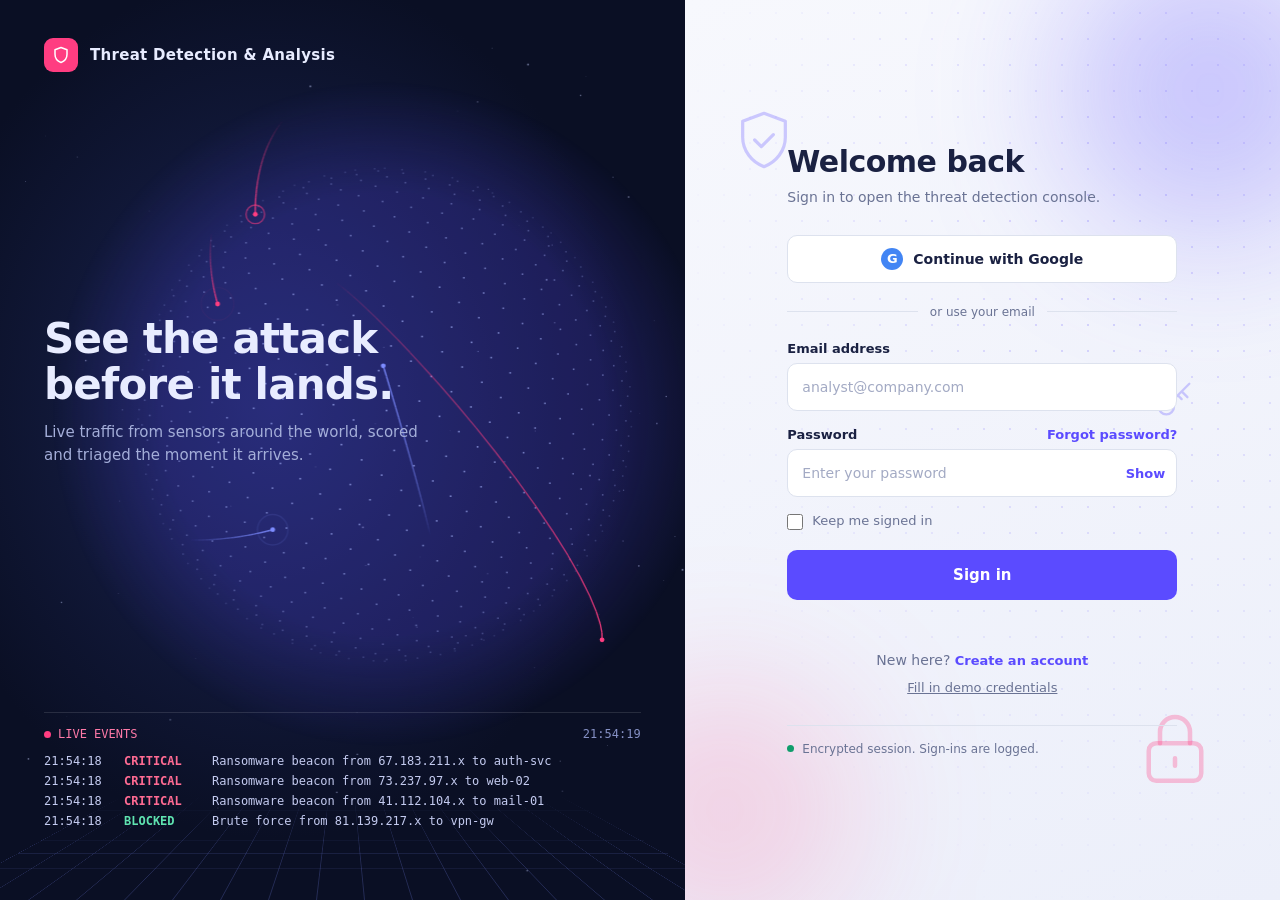
<file: index.html>
<!DOCTYPE html>
<html lang="en">

<head>
  <meta charset="UTF-8">
  <meta name="viewport" content="width=device-width, initial-scale=1.0">
  <title>Cybersecurity Threat Detection & Analysis System</title>
  <style>
    :root {
      --ink: #0a0f24;
      --ink2: #121a3a;
      --paper: #f5f7fb;
      --line: #dde2ee;
      --text: #1a2142;
      --muted: #6a7394;
      --accent: #5b4bff;
      --accent2: #4636e0;
      --hot: #ff3d81;
      --ok: #0f9d6b;
      --bad: #d92d4b
    }

    * {
      margin: 0;
      padding: 0;
      box-sizing: border-box
    }

    body {
      min-height: 100vh;
      font-family: "Segoe UI", system-ui, Arial, sans-serif;
      background: var(--paper);
      color: var(--text)
    }

    button,
    input {
      font-family: inherit
    }

    button {
      cursor: pointer
    }

    .shell {
      display: grid;
      grid-template-columns: 1.15fr 1fr;
      min-height: 100vh
    }

    /* ============ LEFT: LIVE THREAT GLOBE ============ */
    .stage {
      position: relative;
      overflow: hidden;
      background: radial-gradient(ellipse at 40% 45%, #1b2556 0%, var(--ink) 62%);
      color: #e8ecff;
      display: flex;
      flex-direction: column;
      justify-content: space-between;
      padding: 38px 44px
    }

    .stage::before {
      content: "";
      position: absolute;
      left: -10%;
      right: -10%;
      bottom: 0;
      height: 46%;
      z-index: 0;
      background: linear-gradient(rgba(125, 140, 255, .22) 1px, transparent 1px), linear-gradient(90deg, rgba(125, 140, 255, .22) 1px, transparent 1px);
      background-size: 48px 48px;
      transform: perspective(420px) rotateX(62deg);
      transform-origin: bottom;
      animation: floor 4s linear infinite;
      mask-image: linear-gradient(transparent, #000 70%);
      -webkit-mask-image: linear-gradient(transparent, #000 70%)
    }

    @keyframes floor {
      to {
        background-position: 0 48px
      }
    }

    .stage::after {
      content: "";
      position: absolute;
      left: 0;
      right: 0;
      top: -20%;
      height: 120px;
      z-index: 0;
      background: linear-gradient(transparent, rgba(255, 61, 129, .10), transparent);
      animation: beam 7s linear infinite
    }

    @keyframes beam {
      to {
        top: 110%
      }
    }

    #globe {
      position: absolute;
      inset: 0;
      width: 100%;
      height: 100%
    }

    .stage>*:not(canvas) {
      position: relative;
      z-index: 1
    }

    .brand {
      display: flex;
      align-items: center;
      gap: 12px;
      font-weight: 700;
      font-size: 15px;
      letter-spacing: .3px
    }

    .mark {
      width: 34px;
      height: 34px;
      border-radius: 9px;
      background: var(--hot);
      display: grid;
      place-items: center
    }

    .mark svg {
      width: 18px;
      height: 18px;
      fill: none;
      stroke: #fff;
      stroke-width: 2;
      stroke-linecap: round;
      stroke-linejoin: round
    }

    .headline {
      max-width: 440px
    }

    .headline h2 {
      font-size: 42px;
      line-height: 1.08;
      font-weight: 800;
      letter-spacing: -.8px
    }

    .headline p {
      margin-top: 14px;
      color: #a4aed9;
      font-size: 15px;
      line-height: 1.55;
      max-width: 380px
    }

    .feed {
      font-family: ui-monospace, Consolas, monospace;
      font-size: 12px;
      border-top: 1px solid rgba(255, 255, 255, .12);
      padding-top: 14px;
      min-height: 150px
    }

    .feed-head {
      display: flex;
      justify-content: space-between;
      color: #8590c4;
      margin-bottom: 10px
    }

    .live {
      display: flex;
      align-items: center;
      gap: 7px;
      color: #ff7aa8
    }

    .live i {
      width: 7px;
      height: 7px;
      border-radius: 50%;
      background: var(--hot);
      animation: blink 1.2s infinite
    }

    @keyframes blink {
      50% {
        opacity: .25
      }
    }

    .row {
      display: grid;
      grid-template-columns: 70px 78px 1fr;
      gap: 10px;
      padding: 3px 0;
      color: #c4cbf0;
      animation: rowIn .5s ease
    }

    .row b {
      font-weight: 600
    }

    .row .blk {
      color: #5fe3b0
    }

    .row .det {
      color: #ffb86b
    }

    .row .crit {
      color: #ff6b93
    }

    @keyframes rowIn {
      from {
        opacity: 0;
        transform: translateY(6px)
      }
    }

    /* ============ RIGHT: FORM PANEL ============ */
    .panel {
      position: relative;
      overflow: hidden;
      background: linear-gradient(160deg, #f7f8fd, #eceffa);
      display: flex;
      align-items: center;
      justify-content: center;
      padding: 40px 28px
    }

    .inner {
      position: relative;
      z-index: 1;
      width: 100%;
      max-width: 390px
    }

    .panel-bg {
      position: absolute;
      inset: 0;
      pointer-events: none;
      overflow: hidden
    }

    .panel-bg .dots {
      position: absolute;
      inset: 0;
      background-image: radial-gradient(rgba(91, 75, 255, .22) 1.2px, transparent 1.4px);
      background-size: 26px 26px;
      animation: dotsMove 30s linear infinite;
      mask-image: radial-gradient(ellipse at 70% 30%, #000, transparent 75%);
      -webkit-mask-image: radial-gradient(ellipse at 70% 30%, #000, transparent 75%)
    }

    @keyframes dotsMove {
      to {
        background-position: 26px 26px
      }
    }

    .blob {
      position: absolute;
      border-radius: 50%;
      filter: blur(70px);
      animation: blob 14s ease-in-out infinite
    }

    .blob.b1 {
      width: 300px;
      height: 300px;
      right: -80px;
      top: -60px;
      background: rgba(91, 75, 255, .28)
    }

    .blob.b2 {
      width: 260px;
      height: 260px;
      left: -90px;
      bottom: -40px;
      background: rgba(255, 61, 129, .18);
      animation-delay: -6s
    }

    @keyframes blob {
      50% {
        transform: translate(-40px, 50px) scale(1.15)
      }
    }

    .ghost {
      position: absolute;
      width: 64px;
      height: 64px;
      fill: none;
      stroke: rgba(91, 75, 255, .28);
      stroke-width: 1.2;
      stroke-linejoin: round;
      stroke-linecap: round;
      animation: ghost 16s ease-in-out infinite
    }

    .ghost.g2 {
      right: 10%;
      bottom: 12%;
      width: 90px;
      height: 90px;
      animation-delay: -5s;
      stroke: rgba(255, 61, 129, .3)
    }

    .ghost.g1 {
      left: 8%;
      top: 12%
    }

    .ghost.g3 {
      right: 14%;
      top: 42%;
      width: 46px;
      height: 46px;
      animation-delay: -9s
    }

    @keyframes ghost {
      50% {
        transform: translateY(-26px) rotate(8deg)
      }
    }

    .screen {
      display: none
    }

    .screen.active {
      display: block;
      animation: fade .35s ease
    }

    @keyframes fade {
      from {
        opacity: 0;
        transform: translateY(8px)
      }
    }

    h1,
    h2.t {
      font-size: 30px;
      font-weight: 800;
      letter-spacing: -.5px
    }

    .sub {
      margin: 8px 0 26px;
      color: var(--muted);
      font-size: 14px;
      line-height: 1.55
    }

    .google-button {
      width: 100%;
      height: 48px;
      display: flex;
      align-items: center;
      justify-content: center;
      gap: 10px;
      border: 1px solid var(--line);
      border-radius: 10px;
      background: #fff;
      color: var(--text);
      font-size: 14px;
      font-weight: 600;
      transition: .15s
    }

    .google-button:hover {
      border-color: var(--accent);
      box-shadow: 0 4px 14px rgba(91, 75, 255, .12)
    }

    .google-logo {
      width: 22px;
      height: 22px;
      border-radius: 50%;
      background: #4285f4;
      color: #fff;
      display: grid;
      place-items: center;
      font-size: 13px;
      font-weight: 800
    }

    .divider {
      display: flex;
      align-items: center;
      gap: 12px;
      margin: 22px 0;
      color: var(--muted);
      font-size: 12px
    }

    .divider::before,
    .divider::after {
      content: "";
      flex: 1;
      height: 1px;
      background: var(--line)
    }

    .field {
      margin-bottom: 16px
    }

    .field-row {
      display: flex;
      justify-content: space-between;
      align-items: center;
      margin-bottom: 7px
    }

    label {
      display: block;
      font-size: 13px;
      font-weight: 600;
      color: var(--text);
      margin-bottom: 7px
    }

    .field-row label {
      margin: 0
    }

    .input-wrapper {
      position: relative
    }

    input[type=email],
    input[type=password],
    input[type=text] {
      width: 100%;
      height: 48px;
      padding: 0 14px;
      border: 1px solid var(--line);
      border-radius: 10px;
      background: #fff;
      color: var(--text);
      font-size: 14px;
      outline: none;
      transition: .15s
    }

    input::placeholder {
      color: #a3aac4
    }

    input:focus-visible {
      border-color: var(--accent);
      box-shadow: 0 0 0 4px rgba(91, 75, 255, .14)
    }

    #password {
      padding-right: 62px
    }

    .show-password {
      position: absolute;
      right: 12px;
      top: 50%;
      transform: translateY(-50%);
      border: none;
      background: none;
      color: var(--accent);
      font-size: 13px;
      font-weight: 600
    }

    .link {
      border: none;
      background: none;
      color: var(--accent);
      font-size: 13px;
      font-weight: 600
    }

    .link:hover {
      text-decoration: underline
    }

    .remember,
    .terms {
      display: flex;
      align-items: flex-start;
      gap: 9px;
      font-size: 13px;
      color: var(--muted);
      font-weight: 400;
      margin: 2px 0 20px
    }

    .remember input,
    .terms input {
      width: 16px;
      height: 16px;
      margin-top: 1px;
      accent-color: var(--accent)
    }

    .sign-in {
      width: 100%;
      height: 50px;
      border: none;
      border-radius: 10px;
      background: var(--accent);
      color: #fff;
      font-size: 15px;
      font-weight: 700;
      transition: .15s
    }

    .sign-in:hover {
      background: var(--accent2);
      transform: translateY(-1px);
      box-shadow: 0 8px 20px rgba(91, 75, 255, .3)
    }

    .sign-in:focus-visible,
    .link:focus-visible,
    .google-button:focus-visible {
      outline: 3px solid rgba(91, 75, 255, .4);
      outline-offset: 2px
    }

    .message {
      min-height: 20px;
      margin-top: 12px;
      font-size: 13px;
      line-height: 1.5;
      text-align: center
    }

    .error {
      color: var(--bad)
    }

    .success {
      color: var(--ok)
    }

    .account {
      text-align: center;
      margin-top: 20px;
      font-size: 14px;
      color: var(--muted)
    }

    .demo {
      display: block;
      margin: 12px auto 0;
      font-size: 13px;
      color: var(--muted);
      border: none;
      background: none;
      text-decoration: underline
    }

    .demo:hover {
      color: var(--accent)
    }

    .back {
      display: block;
      margin: 20px auto 0
    }

    .secure {
      margin-top: 30px;
      padding-top: 16px;
      border-top: 1px solid var(--line);
      display: flex;
      align-items: center;
      gap: 8px;
      font-size: 12px;
      color: var(--muted)
    }

    .secure i {
      width: 7px;
      height: 7px;
      border-radius: 50%;
      background: var(--ok)
    }

    @media (max-width:860px) {
      .shell {
        grid-template-columns: 1fr
      }

      .stage {
        min-height: 250px;
        padding: 24px
      }

      .headline p,
      .feed {
        display: none
      }

      .headline h2 {
        font-size: 28px
      }

      .panel {
        padding: 30px 20px 40px
      }
    }

    @media (prefers-reduced-motion:reduce) {
      * {
        animation: none !important
      }
    }
  </style>
</head>

<body>
  <div class="shell">

    <!-- ============ LIVE THREAT GLOBE ============ -->
    <aside class="stage" aria-hidden="true">
      <canvas id="globe"></canvas>
      <div class="brand">
        <span class="mark"><svg viewBox="0 0 24 24">
            <path d="M12 2l8 3v6c0 5-3.4 9.3-8 11-4.6-1.7-8-6-8-11V5z" />
          </svg></span>
        Threat Detection & Analysis
      </div>
      <div class="headline">
        <h2>See the attack before it lands.</h2>
        <p>Live traffic from sensors around the world, scored and triaged the moment it arrives.</p>
      </div>
      <div class="feed">
        <div class="feed-head"><span class="live"><i></i>LIVE EVENTS</span><span id="clock">--:--:--</span></div>
        <div id="feedRows"></div>
      </div>
    </aside>

    <!-- ============ FORMS ============ -->
    <main class="panel">
      <div class="panel-bg" aria-hidden="true">
        <div class="dots"></div>
        <div class="blob b1"></div>
        <div class="blob b2"></div>
        <svg class="ghost g1" viewBox="0 0 24 24">
          <path d="M12 2l8 3v6c0 5-3.4 9.3-8 11-4.6-1.7-8-6-8-11V5z" />
          <path d="M8.5 12l2.5 2.5L15.5 10" />
        </svg>
        <svg class="ghost g2" viewBox="0 0 24 24">
          <rect x="5" y="11" width="14" height="10" rx="2" />
          <path d="M8 11V8a4 4 0 018 0v3M12 15v2" />
        </svg>
        <svg class="ghost g3" viewBox="0 0 24 24">
          <circle cx="8" cy="15" r="4" />
          <path d="M11 12l9-9M16 7l3 3M14 9l2 2" />
        </svg>
      </div>
      <div class="inner">

        <section id="loginScreen" class="screen active">
          <h1>Welcome back</h1>
          <p class="sub">Sign in to open the threat detection console.</p>

          <button type="button" id="googleButton" class="google-button"><span class="google-logo">G</span>Continue with
            Google</button>
          <div class="divider">or use your email</div>

          <form id="loginForm">
            <div class="field">
              <label for="email">Email address</label>
              <input id="email" type="email" placeholder="analyst@company.com" autocomplete="username" required>
            </div>
            <div class="field">
              <div class="field-row"><label for="password">Password</label><button type="button" id="forgotButton"
                  class="link">Forgot password?</button></div>
              <div class="input-wrapper">
                <input id="password" type="password" placeholder="Enter your password" autocomplete="current-password"
                  required>
                <button type="button" id="showPassword" class="show-password">Show</button>
              </div>
            </div>
            <label class="remember"><input type="checkbox" id="remember">Keep me signed in</label>
            <button type="submit" class="sign-in">Sign in</button>
            <div id="loginMessage" class="message" role="status"></div>
          </form>

          <div class="account">New here? <button type="button" id="createButton" class="link">Create an account</button>
          </div>
          <button type="button" id="demoButton" class="demo">Fill in demo credentials</button>
          <div class="secure"><i></i>Encrypted session. Sign-ins are logged.</div>
        </section>

        <section id="createScreen" class="screen">
          <h2 class="t">Create your account</h2>
          <p class="sub">Register for access to the security console.</p>
          <form id="registerForm">
            <div class="field"><label for="registerName">Full name</label><input id="registerName" type="text"
                placeholder="Your full name" required></div>
            <div class="field"><label for="registerEmail">Email address</label><input id="registerEmail" type="email"
                placeholder="analyst@company.com" required></div>
            <div class="field"><label for="registerPassword">Password</label><input id="registerPassword"
                type="password" placeholder="At least 8 characters" required></div>
            <div class="field"><label for="confirmPassword">Confirm password</label><input id="confirmPassword"
                type="password" placeholder="Repeat your password" required></div>
            <label class="terms"><input type="checkbox" id="terms"><span>I agree to the security policy and terms of
                use.</span></label>
            <button type="submit" class="sign-in">Create account</button>
            <div id="registerMessage" class="message" role="status"></div>
          </form>
          <button type="button" id="backFromCreate" class="link back">Back to sign in</button>
        </section>

        <section id="forgotScreen" class="screen">
          <h2 class="t">Reset your password</h2>
          <p class="sub">Enter your registered email and we'll generate a verification code.</p>
          <form id="forgotForm">
            <div class="field"><label for="forgotEmail">Registered email</label><input id="forgotEmail" type="email"
                placeholder="analyst@company.com" required></div>
            <button type="submit" class="sign-in">Send verification code</button>
            <div id="forgotMessage" class="message" role="status"></div>
          </form>
          <button type="button" id="backFromForgot" class="link back">Back to sign in</button>
        </section>

        <section id="verifyScreen" class="screen">
          <h2 class="t">Verify it's you</h2>
          <p class="sub">Enter the 6-digit code generated for your account.</p>
          <form id="verifyForm">
            <div class="field"><label for="verificationCode">Verification code</label><input id="verificationCode"
                type="text" maxlength="6" inputmode="numeric" placeholder="123456" required></div>
            <button type="submit" class="sign-in">Verify code</button>
            <div id="verifyMessage" class="message" role="status"></div>
          </form>
        </section>

        <section id="resetScreen" class="screen">
          <h2 class="t">Choose a new password</h2>
          <p class="sub">Use at least 8 characters.</p>
          <form id="resetForm">
            <div class="field"><label for="newPassword">New password</label><input id="newPassword" type="password"
                placeholder="New password" required></div>
            <div class="field"><label for="confirmNewPassword">Confirm password</label><input id="confirmNewPassword"
                type="password" placeholder="Repeat new password" required></div>
            <button type="submit" class="sign-in">Save new password</button>
            <div id="resetMessage" class="message" role="status"></div>
          </form>
        </section>

      </div>
    </main>
  </div>

  <script>
    /* ============ SCREENS ============ */
    const loginScreen = document.getElementById("loginScreen");
    const createScreen = document.getElementById("createScreen");
    const forgotScreen = document.getElementById("forgotScreen");
    const verifyScreen = document.getElementById("verifyScreen");
    const resetScreen = document.getElementById("resetScreen");
    function showScreen(s) {
      document.querySelectorAll(".screen").forEach(i => i.classList.remove("active"));
      s.classList.add("active");
      window.scrollTo({ top: 0, behavior: "smooth" });
    }

    /* ============ STORAGE ============ */
    const USERS_KEY = "cyberguard_users", CURRENT_USER_KEY = "cyberguard_current_user",
      LOGIN_KEY = "cyberguard_logged_in", RESET_EMAIL_KEY = "cyberguard_reset_email",
      RESET_CODE_KEY = "cyberguard_reset_code";
    function getUsers() { try { return JSON.parse(localStorage.getItem(USERS_KEY)) || []; } catch { return []; } }
    function saveUsers(u) { localStorage.setItem(USERS_KEY, JSON.stringify(u)); }
    async function hashPassword(p) {
      const h = await crypto.subtle.digest("SHA-256", new TextEncoder().encode(p));
      return Array.from(new Uint8Array(h)).map(b => b.toString(16).padStart(2, "0")).join("");
    }
    const validEmail = e => /^[^\s@]+@[^\s@]+\.[^\s@]+$/.test(e);
    const val = id => document.getElementById(id).value;
    function message(id, text, type) {
      const el = document.getElementById(id);
      el.textContent = text; el.className = "message " + type;
    }

    /* ============ REDIRECT ============ */
    function goDashboard() {
      setTimeout(() => {
        window.location.href = "dashboard.html";
        setTimeout(() => message("loginMessage", "Could not open dashboard.html. Keep it in the same folder as this file.", "error"), 2500);
      }, 800);
    }

    /* ============ DEMO ACCOUNT ============ */
    async function createDemoAccount() {
      const users = getUsers(), email = "demo@cyberguard.local", password = "Cyber@12345";
      if (!users.find(u => u.email === email)) {
        users.push({ id: "demo", name: "Cybersecurity Analyst", email, password: await hashPassword(password), createdAt: new Date().toISOString() });
        saveUsers(users);
      }
      document.getElementById("email").value = email;
      document.getElementById("password").value = password;
      message("loginMessage", "Demo credentials loaded. Select Sign in.", "success");
    }

    /* ============ LOGIN ============ */
    document.getElementById("loginForm").addEventListener("submit", async e => {
      e.preventDefault();
      const email = val("email").trim().toLowerCase(), password = val("password");
      if (!validEmail(email)) return message("loginMessage", "Enter a valid email address.", "error");
      if (!password) return message("loginMessage", "Enter your password.", "error");
      const hash = await hashPassword(password);
      const user = getUsers().find(u => u.email === email && u.password === hash);
      if (!user) return message("loginMessage", "Invalid email or password.", "error");
      localStorage.setItem(CURRENT_USER_KEY, JSON.stringify({ id: user.id, name: user.name, email: user.email }));
      localStorage.setItem(LOGIN_KEY, "true");
      message("loginMessage", "Signed in. Opening the security console...", "success");
      goDashboard();
    });

    document.getElementById("showPassword").addEventListener("click", function () {
      const i = document.getElementById("password");
      const hidden = i.type === "password";
      i.type = hidden ? "text" : "password";
      this.textContent = hidden ? "Hide" : "Show";
    });

    /* ============ CREATE ACCOUNT ============ */
    document.getElementById("createButton").addEventListener("click", () => showScreen(createScreen));
    document.getElementById("backFromCreate").addEventListener("click", () => showScreen(loginScreen));
    document.getElementById("registerForm").addEventListener("submit", async e => {
      e.preventDefault();
      const name = val("registerName").trim(), email = val("registerEmail").trim().toLowerCase(),
        password = val("registerPassword"), confirm = val("confirmPassword"),
        terms = document.getElementById("terms").checked;
      const err = t => message("registerMessage", t, "error");
      if (!name) return err("Enter your full name.");
      if (!validEmail(email)) return err("Enter a valid email address.");
      if (password.length < 8) return err("Password must contain at least 8 characters.");
      if (password !== confirm) return err("Passwords do not match.");
      if (!terms) return err("Accept the security policy to continue.");
      const users = getUsers();
      if (users.some(u => u.email === email)) return err("An account with this email already exists.");
      users.push({ id: Date.now(), name, email, password: await hashPassword(password), createdAt: new Date().toISOString() });
      saveUsers(users);
      message("registerMessage", "Account created. Taking you to sign in...", "success");
      setTimeout(() => { showScreen(loginScreen); document.getElementById("email").value = email; }, 1000);
    });

    /* ============ FORGOT / VERIFY / RESET ============ */
    document.getElementById("forgotButton").addEventListener("click", () => showScreen(forgotScreen));
    document.getElementById("backFromForgot").addEventListener("click", () => showScreen(loginScreen));
    document.getElementById("forgotForm").addEventListener("submit", e => {
      e.preventDefault();
      const email = val("forgotEmail").trim().toLowerCase();
      if (!getUsers().find(u => u.email === email)) return message("forgotMessage", "No account was found with this email.", "error");
      const code = Math.floor(100000 + Math.random() * 900000).toString();
      localStorage.setItem(RESET_EMAIL_KEY, email);
      localStorage.setItem(RESET_CODE_KEY, code);
      message("forgotMessage", "Verification code generated: " + code, "success");
      setTimeout(() => showScreen(verifyScreen), 1200);
    });
    document.getElementById("verifyForm").addEventListener("submit", e => {
      e.preventDefault();
      if (val("verificationCode").trim() !== localStorage.getItem(RESET_CODE_KEY)) return message("verifyMessage", "Invalid verification code.", "error");
      message("verifyMessage", "Identity verified.", "success");
      setTimeout(() => showScreen(resetScreen), 700);
    });
    document.getElementById("resetForm").addEventListener("submit", async e => {
      e.preventDefault();
      const p = val("newPassword"), c = val("confirmNewPassword");
      if (p.length < 8) return message("resetMessage", "Password must contain at least 8 characters.", "error");
      if (p !== c) return message("resetMessage", "Passwords do not match.", "error");
      const users = getUsers(), i = users.findIndex(u => u.email === localStorage.getItem(RESET_EMAIL_KEY));
      if (i === -1) return message("resetMessage", "Account could not be found.", "error");
      users[i].password = await hashPassword(p);
      saveUsers(users);
      localStorage.removeItem(RESET_EMAIL_KEY); localStorage.removeItem(RESET_CODE_KEY);
      message("resetMessage", "Password updated. Taking you to sign in...", "success");
      setTimeout(() => showScreen(loginScreen), 1000);
    });

    /* ============ GOOGLE DEMO AUTH ============ */
    document.getElementById("googleButton").addEventListener("click", () => {
      localStorage.setItem(CURRENT_USER_KEY, JSON.stringify({ id: "google-demo", name: "Google Security Analyst", email: "google.user@cyberguard.local", provider: "Google" }));
      localStorage.setItem(LOGIN_KEY, "true");
      message("loginMessage", "Google sign-in successful. Opening the security console...", "success");
      goDashboard();
    });
    document.getElementById("demoButton").addEventListener("click", createDemoAccount);

    /* ============ CLOCK ============ */
    const tick = () => document.getElementById("clock").textContent = new Date().toLocaleTimeString("en-IN", { hour12: false });
    tick(); setInterval(tick, 1000);

    /* ============ LIVE FEED ============ */
    const kinds = [["BLOCKED", "blk", "SQL injection"], ["BLOCKED", "blk", "Brute force"], ["DETECTED", "det", "Port scan"], ["DETECTED", "det", "Phishing payload"], ["CRITICAL", "crit", "Ransomware beacon"], ["BLOCKED", "blk", "DDoS burst"], ["DETECTED", "det", "Credential stuffing"]];
    const targets = ["web-02", "vpn-gw", "db-prod", "mail-01", "api-edge", "auth-svc"];
    const feedRows = document.getElementById("feedRows");
    const rnd = a => a[Math.floor(Math.random() * a.length)];
    function addRow() {
      const [lvl, cls, name] = rnd(kinds);
      const ip = [~~(Math.random() * 223) + 1, ~~(Math.random() * 255), ~~(Math.random() * 255), "x"].join(".");
      const row = document.createElement("div");
      row.className = "row";
      row.innerHTML = `<span>${new Date().toLocaleTimeString("en-IN", { hour12: false })}</span><b class="${cls}">${lvl}</b><span>${name} from ${ip} to ${rnd(targets)}</span>`;
      feedRows.prepend(row);
      while (feedRows.children.length > 5) feedRows.lastChild.remove();
    }
    for (let i = 0; i < 4; i++) addRow();
    setInterval(addRow, 1800);

    /* ============ DOTTED GLOBE WITH ATTACK ARCS ============ */
    const cv = document.getElementById("globe"), g = cv.getContext("2d");
    const still = matchMedia("(prefers-reduced-motion: reduce)").matches;
    let W, H, R, cx, cy, rot = 0;
    const dots = [], arcs = [], stars = Array.from({ length: 70 }, () => [Math.random(), Math.random(), Math.random() * 6.28, Math.random() * 1.4 + .4]);
    const N = 1100, golden = Math.PI * (3 - Math.sqrt(5));
    for (let i = 0; i < N; i++) {
      const y = 1 - (i / (N - 1)) * 2, r = Math.sqrt(1 - y * y), t = golden * i;
      dots.push([Math.cos(t) * r, y, Math.sin(t) * r]);
    }
    function size() {
      const d = devicePixelRatio || 1, b = cv.getBoundingClientRect();
      W = b.width; H = b.height; cv.width = W * d; cv.height = H * d; g.setTransform(d, 0, 0, d, 0, 0);
      R = Math.min(W, H) * 0.36; cx = W * 0.56; cy = H * 0.46;
    }
    size(); addEventListener("resize", size);
    const spin = (p, a) => [p[0] * Math.cos(a) + p[2] * Math.sin(a), p[1], -p[0] * Math.sin(a) + p[2] * Math.cos(a)];
    const proj = (p, s = 1) => [cx + p[0] * R * s, cy - p[1] * R * s, p[2]];
    function randPoint() {
      const y = Math.random() * 2 - 1, t = Math.random() * Math.PI * 2, r = Math.sqrt(1 - y * y);
      return [Math.cos(t) * r, y, Math.sin(t) * r];
    }
    function newArc() { arcs.push({ a: randPoint(), b: randPoint(), t: 0, v: 0.004 + Math.random() * 0.004, hot: Math.random() < 0.3 }); }
    for (let i = 0; i < 7; i++) { newArc(); arcs[i].t = Math.random(); }

    function arcPoint(arc, t) {
      const m = arc.a.map((v, i) => v + (arc.b[i] - v) * t), l = Math.hypot(...m) || 1;
      const lift = 1 + 0.32 * Math.sin(Math.PI * t);
      return m.map(v => v / l * lift);
    }
    function frame() {
      g.clearRect(0, 0, W, H);
      for (const st of stars) {
        g.fillStyle = `rgba(200,210,255,${0.15 + 0.35 * Math.abs(Math.sin(st[2] + rot * 40))})`;
        g.fillRect(st[0] * W, st[1] * H, st[3], st[3]);
      }
      const halo = g.createRadialGradient(cx, cy, R * 0.9, cx, cy, R * 1.35);
      halo.addColorStop(0, "rgba(91,75,255,.22)"); halo.addColorStop(1, "rgba(91,75,255,0)");
      g.fillStyle = halo; g.beginPath(); g.arc(cx, cy, R * 1.35, 0, 7); g.fill();

      for (const d of dots) {
        const p = proj(spin(d, rot));
        if (p[2] < -0.05) continue;
        g.fillStyle = `rgba(170,182,255,${0.15 + p[2] * 0.6})`;
        g.fillRect(p[0], p[1], 1.6, 1.6);
      }
      for (let k = arcs.length - 1; k >= 0; k--) {
        const arc = arcs[k]; arc.t += arc.v;
        if (arc.t >= 1.15) { arcs.splice(k, 1); newArc(); continue; }
        const head = Math.min(arc.t, 1), tail = Math.max(0, arc.t - 0.35);
        const col = arc.hot ? "255,61,129" : "125,140,255";
        let prev = null;
        for (let s = 0; s <= 24; s++) {
          const t = tail + (head - tail) * s / 24;
          const p = proj(spin(arcPoint(arc, t), rot));
          if (prev && p[2] > -0.1) {
            g.strokeStyle = `rgba(${col},${(s / 24) * 0.9})`; g.lineWidth = 1.4;
            g.beginPath(); g.moveTo(prev[0], prev[1]); g.lineTo(p[0], p[1]); g.stroke();
          }
          prev = p;
        }
        const e = proj(spin(arcPoint(arc, head), rot));
        if (e[2] > -0.1) { g.fillStyle = `rgb(${col})`; g.beginPath(); g.arc(e[0], e[1], 2.4, 0, 7); g.fill(); }
        if (arc.t > 0.95) {
          const q = proj(spin(arc.b, rot)), k2 = (arc.t - 0.95) / 0.2;
          if (q[2] > 0) { g.strokeStyle = `rgba(${col},${1 - k2})`; g.beginPath(); g.arc(q[0], q[1], 3 + k2 * 14, 0, 7); g.stroke(); }
        }
      }
      if (!still) { rot += 0.0016; requestAnimationFrame(frame); }
    }
    frame();
  </script>
</body>

</html>
</file>
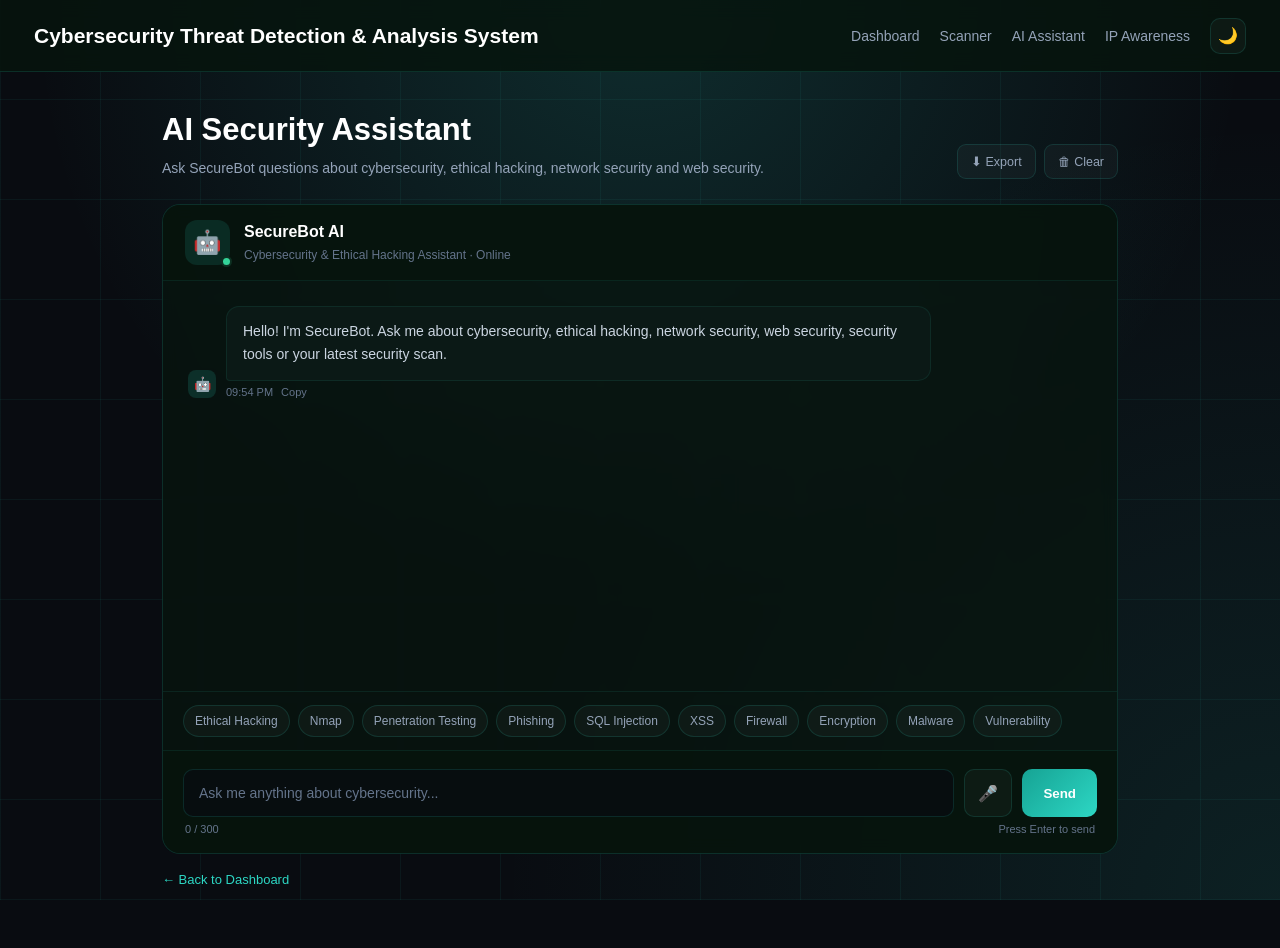
<file: chatbot.html>
<!DOCTYPE html>
<html lang="en">

<head>
    <meta charset="UTF-8">
    <meta name="viewport" content="width=device-width, initial-scale=1.0">

    <title>Cybersecurity Threat Detection & Analysis System - AI Security Assistant</title>

    <style>
        /* =====================================================
           RESET & THEME TOKENS
        ===================================================== */

        * {
            margin: 0;
            padding: 0;
            box-sizing: border-box;
        }

        :root {
            --bg: #090c11;
            --bg-glow-1: rgba(45, 215, 196, 0.16);
            --bg-glow-2: rgba(45, 215, 196, 0.10);
            --grid-line: rgba(45, 215, 196, 0.06);
            --text-main: #ffffff;
            --text-dim: #94a3b8;
            --text-faint: #64748b;
            --panel: rgba(8, 22, 15, 0.72);
            --panel-strong: rgba(6, 20, 13, 0.85);
            --border: rgba(45, 215, 196, 0.14);
            --border-soft: rgba(45, 215, 196, 0.09);
            --accent-1: #16a394;
            --accent-2: #2dd7c4;
            --bot-bubble: rgba(13, 27, 24, 0.9);
            --bot-bubble-text: #cbd5e1;
            --input-bg: rgba(9, 12, 17, 0.65);
            --danger: #ff6b81;
        }

        [data-theme="light"] {
            --bg: #f3f6f5;
            --bg-glow-1: rgba(22, 163, 148, 0.10);
            --bg-glow-2: rgba(22, 163, 148, 0.08);
            --grid-line: rgba(22, 163, 148, 0.08);
            --text-main: #0b1420;
            --text-dim: #47586b;
            --text-faint: #7c8ba1;
            --panel: rgba(255, 255, 255, 0.78);
            --panel-strong: rgba(255, 255, 255, 0.92);
            --border: rgba(22, 163, 148, 0.22);
            --border-soft: rgba(22, 163, 148, 0.16);
            --accent-1: #0f8f81;
            --accent-2: #16a394;
            --bot-bubble: rgba(255, 255, 255, 0.95);
            --bot-bubble-text: #1e2b3a;
            --input-bg: rgba(255, 255, 255, 0.9);
            --danger: #e0435a;
        }

        /* =====================================================
           BODY
        ===================================================== */

        body {
            min-height: 100vh;
            font-family: Arial, Helvetica, sans-serif;
            background-color: var(--bg);

            background-image:
                radial-gradient(circle at 50% 0%, var(--bg-glow-1), transparent 55%),
                radial-gradient(circle at 100% 100%, var(--bg-glow-2), transparent 50%),
                repeating-linear-gradient(0deg,
                    var(--grid-line) 0px,
                    var(--grid-line) 1px,
                    transparent 1px,
                    transparent 100px),
                repeating-linear-gradient(90deg,
                    var(--grid-line) 0px,
                    var(--grid-line) 1px,
                    transparent 1px,
                    transparent 100px);

            background-attachment: fixed;
            color: var(--text-main);
            transition: background-color 0.25s ease, color 0.25s ease;
        }

        /* =====================================================
           HEADER
        ===================================================== */

        header {
            height: 72px;
            padding: 0 34px;
            display: flex;
            align-items: center;
            justify-content: space-between;
            background: var(--panel-strong);
            backdrop-filter: blur(10px);
            -webkit-backdrop-filter: blur(10px);
            border-bottom: 1px solid var(--border);
            position: sticky;
            top: 0;
            z-index: 100;
        }

        header h1 {
            font-size: 21px;
            color: var(--text-main);
        }

        nav {
            display: flex;
            align-items: center;
            gap: 20px;
        }

        nav a {
            color: var(--text-dim);
            text-decoration: none;
            font-size: 14px;
        }

        nav a:hover {
            color: var(--accent-2);
        }

        #themeToggle {
            display: flex;
            align-items: center;
            justify-content: center;
            width: 36px;
            height: 36px;
            border-radius: 10px;
            border: 1px solid var(--border);
            background: rgba(255, 255, 255, 0.03);
            color: var(--text-dim);
            cursor: pointer;
            font-size: 16px;
        }

        #themeToggle:hover {
            color: var(--text-main);
            border-color: var(--accent-2);
        }

        /* =====================================================
           MAIN
        ===================================================== */

        main {
            width: 100%;
            max-width: 1000px;
            margin: 0 auto;
            padding: 40px 22px 60px;
        }

        /* =====================================================
           PAGE HEADER
        ===================================================== */

        .page-header {
            display: flex;
            align-items: flex-end;
            justify-content: space-between;
            gap: 16px;
            margin-bottom: 25px;
        }

        .page-header h2 {
            font-size: 31px;
            margin-bottom: 9px;
        }

        .page-header p {
            color: var(--text-dim);
            font-size: 14px;
            line-height: 1.6;
        }

        .header-actions {
            display: flex;
            gap: 8px;
            flex-shrink: 0;
        }

        .icon-button {
            display: flex;
            align-items: center;
            gap: 6px;
            padding: 9px 13px;
            border-radius: 9px;
            border: 1px solid var(--border);
            background: rgba(255, 255, 255, 0.03);
            color: var(--text-dim);
            cursor: pointer;
            font-size: 12.5px;
            white-space: nowrap;
        }

        .icon-button:hover {
            color: var(--text-main);
            background: rgba(45, 215, 196, 0.10);
            border-color: var(--accent-2);
        }

        /* =====================================================
           CHAT CARD
        ===================================================== */

        .chat-card {
            position: relative;
            height: calc(100vh - 250px);
            min-height: 520px;
            display: flex;
            flex-direction: column;
            background: var(--panel);
            backdrop-filter: blur(8px);
            -webkit-backdrop-filter: blur(8px);
            border: 1px solid var(--border);
            border-radius: 18px;
            overflow: hidden;
        }

        /* =====================================================
           CHAT HEADER
        ===================================================== */

        .chat-header {
            padding: 15px 22px;
            display: flex;
            align-items: center;
            justify-content: space-between;
            gap: 14px;
            background: var(--panel-strong);
            border-bottom: 1px solid var(--border-soft);
        }

        .chat-header-left {
            display: flex;
            align-items: center;
            gap: 14px;
        }

        .bot-icon {
            position: relative;
            width: 45px;
            height: 45px;
            border-radius: 12px;
            background: rgba(45, 215, 196, 0.12);
            display: flex;
            align-items: center;
            justify-content: center;
            font-size: 23px;
        }

        .status-dot {
            position: absolute;
            bottom: -2px;
            right: -2px;
            width: 11px;
            height: 11px;
            border-radius: 50%;
            background: #34d399;
            border: 2px solid var(--panel-strong);
        }

        .chat-header strong {
            display: block;
            font-size: 16px;
            margin-bottom: 4px;
        }

        .chat-header small {
            color: var(--text-faint);
            font-size: 12px;
        }

        /* =====================================================
           CHAT MESSAGES
        ===================================================== */

        .chat-messages {
            flex: 1;
            overflow-y: auto;
            padding: 25px;
        }

        .message-row {
            display: flex;
            gap: 10px;
            margin-bottom: 18px;
            align-items: flex-end;
        }

        .message-row.user {
            justify-content: flex-end;
        }

        .message-row.bot {
            justify-content: flex-start;
        }

        .avatar {
            width: 28px;
            height: 28px;
            border-radius: 8px;
            display: flex;
            align-items: center;
            justify-content: center;
            font-size: 14px;
            flex-shrink: 0;
        }

        .message-row.bot .avatar {
            background: rgba(45, 215, 196, 0.14);
        }

        .message-row.user .avatar {
            background: rgba(45, 215, 196, 0.28);
        }

        .message-stack {
            display: flex;
            flex-direction: column;
            max-width: 78%;
        }

        .message-row.user .message-stack {
            align-items: flex-end;
        }

        .message-bubble {
            padding: 13px 16px;
            border-radius: 13px;
            font-size: 14px;
            line-height: 1.65;
            white-space: pre-wrap;
        }

        .message-row.bot .message-bubble {
            background: var(--bot-bubble);
            border: 1px solid var(--border-soft);
            color: var(--bot-bubble-text);
            border-bottom-left-radius: 4px;
        }

        .message-row.user .message-bubble {
            background: linear-gradient(135deg,
                    var(--accent-1),
                    var(--accent-2));
            color: #ffffff;
            border-bottom-right-radius: 4px;
        }

        .message-meta {
            display: flex;
            align-items: center;
            gap: 8px;
            margin-top: 5px;
            font-size: 11px;
            color: var(--text-faint);
        }

        .copy-btn {
            border: none;
            background: none;
            color: var(--text-faint);
            cursor: pointer;
            font-size: 11px;
            padding: 0;
        }

        .copy-btn:hover {
            color: var(--accent-2);
        }

        /* =====================================================
           FOLLOW-UP CHIPS
        ===================================================== */

        .followups {
            display: flex;
            flex-wrap: wrap;
            gap: 6px;
            margin: 4px 0 18px 38px;
        }

        .followup-chip {
            padding: 6px 10px;
            border-radius: 20px;
            border: 1px dashed var(--border);
            background: transparent;
            color: var(--text-dim);
            cursor: pointer;
            font-size: 11.5px;
        }

        .followup-chip:hover {
            color: var(--text-main);
            border-color: var(--accent-2);
            background: rgba(45, 215, 196, 0.08);
        }

        /* =====================================================
           QUICK QUESTIONS
        ===================================================== */

        .quick-questions {
            padding: 13px 20px;
            border-top: 1px solid var(--border-soft);
            display: flex;
            gap: 8px;
            overflow-x: auto;
        }

        .quick-button {
            flex-shrink: 0;
            padding: 8px 11px;
            border-radius: 20px;
            border: 1px solid var(--border);
            background: rgba(255, 255, 255, 0.03);
            color: var(--text-dim);
            cursor: pointer;
            font-size: 12px;
        }

        .quick-button:hover {
            color: var(--text-main);
            background: rgba(45, 215, 196, 0.10);
            border-color: rgba(45, 215, 196, 0.25);
        }

        /* =====================================================
           INPUT AREA
        ===================================================== */

        .chat-input-area {
            display: flex;
            flex-direction: column;
            gap: 6px;
            padding: 18px 20px;
            background: var(--panel-strong);
            border-top: 1px solid var(--border-soft);
        }

        .input-row {
            display: flex;
            gap: 10px;
        }

        #chatInput {
            flex: 1;
            min-width: 0;
            height: 48px;
            padding: 0 15px;
            border: 1px solid var(--border);
            border-radius: 10px;
            outline: none;
            background: var(--input-bg);
            color: var(--text-main);
            font-size: 14px;
        }

        #chatInput:focus {
            border-color: var(--accent-2);
            box-shadow: 0 0 0 3px rgba(45, 215, 196, 0.16);
        }

        #chatInput::placeholder {
            color: var(--text-faint);
        }

        #micButton {
            width: 48px;
            height: 48px;
            flex-shrink: 0;
            border: 1px solid var(--border);
            border-radius: 10px;
            background: rgba(255, 255, 255, 0.03);
            color: var(--text-dim);
            cursor: pointer;
            font-size: 16px;
        }

        #micButton:hover {
            color: var(--text-main);
            border-color: var(--accent-2);
        }

        #micButton.listening {
            color: #ffffff;
            background: var(--danger);
            border-color: var(--danger);
        }

        #sendChat {
            height: 48px;
            padding: 0 21px;
            border: none;
            border-radius: 10px;
            background: linear-gradient(135deg,
                    var(--accent-1),
                    var(--accent-2));
            color: #ffffff;
            font-weight: 700;
            cursor: pointer;
            flex-shrink: 0;
        }

        #sendChat:hover {
            opacity: 0.9;
        }

        #sendChat:disabled,
        #chatInput:disabled,
        #micButton:disabled {
            opacity: 0.5;
            cursor: not-allowed;
        }

        .input-footer {
            display: flex;
            justify-content: space-between;
            font-size: 11px;
            color: var(--text-faint);
            padding: 0 2px;
        }

        /* =====================================================
           TYPING INDICATOR
        ===================================================== */

        .typing {
            display: flex;
            align-items: center;
            gap: 10px;
            padding: 0 4px 10px 38px;
        }

        .typing-dots {
            display: flex;
            gap: 3px;
        }

        .typing-dots span {
            width: 5px;
            height: 5px;
            border-radius: 50%;
            background: var(--text-faint);
            animation: bounce 1.2s infinite ease-in-out;
        }

        .typing-dots span:nth-child(2) {
            animation-delay: 0.15s;
        }

        .typing-dots span:nth-child(3) {
            animation-delay: 0.3s;
        }

        @keyframes bounce {

            0%,
            60%,
            100% {
                transform: translateY(0);
                opacity: 0.5;
            }

            30% {
                transform: translateY(-4px);
                opacity: 1;
            }
        }

        .typing-label {
            color: var(--text-faint);
            font-size: 12px;
            font-style: italic;
        }

        /* =====================================================
           SCROLL TO BOTTOM
        ===================================================== */

        .scroll-bottom-btn {
            position: absolute;
            right: 20px;
            bottom: 150px;
            width: 36px;
            height: 36px;
            border-radius: 50%;
            border: 1px solid var(--border);
            background: var(--panel-strong);
            color: var(--text-dim);
            cursor: pointer;
            display: none;
            align-items: center;
            justify-content: center;
            font-size: 14px;
            box-shadow: 0 4px 14px rgba(0, 0, 0, 0.25);
        }

        .scroll-bottom-btn.visible {
            display: flex;
        }

        .scroll-bottom-btn:hover {
            color: var(--text-main);
            border-color: var(--accent-2);
        }

        /* =====================================================
           BACK LINK
        ===================================================== */

        .back-link {
            display: inline-block;
            margin-top: 18px;
            color: var(--accent-2);
            text-decoration: none;
            font-size: 13px;
        }

        .back-link:hover {
            text-decoration: underline;
        }

        /* =====================================================
           MOBILE
        ===================================================== */

        @media (max-width: 700px) {

            header {
                padding: 0 18px;
            }

            nav a {
                display: none;
            }

            main {
                padding: 28px 15px 45px;
            }

            .page-header {
                flex-direction: column;
                align-items: flex-start;
            }

            .page-header h2 {
                font-size: 27px;
            }

            .chat-card {
                height: calc(100vh - 260px);
                min-height: 480px;
            }

            .chat-messages {
                padding: 18px;
            }

            .message-stack {
                max-width: 88%;
            }

            .chat-input-area {
                padding: 13px;
            }

            #sendChat {
                padding: 0 16px;
            }
        }

        @media (max-width: 450px) {

            .input-row {
                gap: 7px;
            }

            #chatInput {
                min-width: 0;
            }

            #sendChat {
                font-size: 12px;
                padding: 0 12px;
            }
        }
    </style>
</head>

<body>

    <!-- =====================================================
         HEADER
    ====================================================== -->

    <header>

        <h1>Cybersecurity Threat Detection & Analysis System</h1>

        <nav>

            <a href="dashboard.html">Dashboard</a>

            <a href="scanner.html">Scanner</a>

            <a href="chatbot.html">AI Assistant</a>

            <a href="ip-awareness.html">IP Awareness</a>

            <button id="themeToggle" type="button" title="Toggle light / dark theme">
                🌙
            </button>

        </nav>

    </header>


    <!-- =====================================================
         MAIN
    ====================================================== -->

    <main>

        <section class="page-header">

            <div>

                <h2>AI Security Assistant</h2>

                <p>
                    Ask SecureBot questions about cybersecurity,
                    ethical hacking, network security and web security.
                </p>

            </div>

            <div class="header-actions">

                <button type="button" class="icon-button" id="exportChat" title="Export conversation as a text file">
                    ⬇ Export
                </button>

                <button type="button" class="icon-button" id="clearChat" title="Clear conversation">
                    🗑 Clear
                </button>

            </div>

        </section>


        <!-- =================================================
             CHAT
        ================================================== -->

        <section class="chat-card">

            <!-- CHAT HEADER -->

            <div class="chat-header">

                <div class="chat-header-left">

                    <div class="bot-icon">

                        🤖

                        <span class="status-dot"></span>

                    </div>

                    <div>

                        <strong>SecureBot AI</strong>

                        <small>
                            Cybersecurity & Ethical Hacking Assistant · Online
                        </small>

                    </div>

                </div>

            </div>


            <!-- MESSAGES -->

            <div class="chat-messages" id="chatMessages">
            </div>


            <!-- SCROLL TO BOTTOM -->

            <button type="button" class="scroll-bottom-btn" id="scrollBottomBtn" title="Jump to latest message">
                ↓
            </button>


            <!-- QUICK QUESTIONS -->

            <div class="quick-questions" id="quickQuestions">

                <button type="button" class="quick-button" data-question="What is ethical hacking?">
                    Ethical Hacking
                </button>

                <button type="button" class="quick-button" data-question="What is Nmap?">
                    Nmap
                </button>

                <button type="button" class="quick-button" data-question="What is penetration testing?">
                    Penetration Testing
                </button>

                <button type="button" class="quick-button" data-question="What is phishing?">
                    Phishing
                </button>

                <button type="button" class="quick-button" data-question="What is SQL injection?">
                    SQL Injection
                </button>

                <button type="button" class="quick-button" data-question="What is XSS?">
                    XSS
                </button>

                <button type="button" class="quick-button" data-question="What is a firewall?">
                    Firewall
                </button>

                <button type="button" class="quick-button" data-question="What is encryption?">
                    Encryption
                </button>

                <button type="button" class="quick-button" data-question="What is malware?">
                    Malware
                </button>

                <button type="button" class="quick-button" data-question="What is a vulnerability?">
                    Vulnerability
                </button>

            </div>


            <!-- INPUT -->

            <div class="chat-input-area">

                <div class="input-row">

                    <input type="text" id="chatInput" maxlength="300"
                        placeholder="Ask me anything about cybersecurity..." autocomplete="off">

                    <button type="button" id="micButton" title="Ask by voice">
                        🎤
                    </button>

                    <button type="button" id="sendChat">
                        Send
                    </button>

                </div>

                <div class="input-footer">

                    <span id="charCount">
                        0 / 300
                    </span>

                    <span id="inputHint">
                        Press Enter to send
                    </span>

                </div>

            </div>

        </section>


        <a href="dashboard.html" class="back-link">
            ← Back to Dashboard
        </a>

    </main>


    <!-- =====================================================
         JAVASCRIPT
    ===================================================== -->

    <script>

        /* =====================================================
           ELEMENTS
        ===================================================== */

        const chatMessages =
            document.getElementById("chatMessages");

        const chatInput =
            document.getElementById("chatInput");

        const sendChat =
            document.getElementById("sendChat");

        const themeToggle =
            document.getElementById("themeToggle");

        const clearChat =
            document.getElementById("clearChat");

        const exportChat =
            document.getElementById("exportChat");

        const micButton =
            document.getElementById("micButton");

        const charCount =
            document.getElementById("charCount");

        const scrollBottomBtn =
            document.getElementById("scrollBottomBtn");


        const HISTORY_KEY =
            "secureBotHistory";

        const THEME_KEY =
            "secureBotTheme";


        let conversation = [];


        /* =====================================================
           THEME
        ===================================================== */

        function applyTheme(theme) {

            document.documentElement.setAttribute(
                "data-theme",
                theme
            );

            themeToggle.textContent =
                theme === "light"
                    ? "☀️"
                    : "🌙";

            localStorage.setItem(
                THEME_KEY,
                theme
            );
        }


        (function initTheme() {

            const saved =
                localStorage.getItem(THEME_KEY) || "dark";

            applyTheme(saved);

        })();


        themeToggle.addEventListener(
            "click",
            function () {

                const current =
                    document.documentElement.getAttribute(
                        "data-theme"
                    ) === "light"
                        ? "dark"
                        : "light";

                applyTheme(current);

            }
        );


        /* =====================================================
           TIME FORMAT
        ===================================================== */

        function formatTime(date) {

            return date.toLocaleTimeString(
                [],
                {
                    hour: "2-digit",
                    minute: "2-digit"
                }
            );
        }


        /* =====================================================
           ADD MESSAGE
        ===================================================== */

        function addMessage(
            message,
            sender,
            save = true
        ) {

            const row =
                document.createElement("div");

            row.className =
                "message-row " + sender;


            const avatar =
                document.createElement("div");

            avatar.className =
                "avatar";

            avatar.textContent =
                sender === "bot"
                    ? "🤖"
                    : "🧑";


            const stack =
                document.createElement("div");

            stack.className =
                "message-stack";


            const bubble =
                document.createElement("div");

            bubble.className =
                "message-bubble";

            bubble.textContent =
                message;


            const meta =
                document.createElement("div");

            meta.className =
                "message-meta";


            const time =
                document.createElement("span");

            time.textContent =
                formatTime(new Date());

            meta.appendChild(time);


            if (sender === "bot") {

                const copyBtn =
                    document.createElement("button");

                copyBtn.className =
                    "copy-btn";

                copyBtn.type =
                    "button";

                copyBtn.textContent =
                    "Copy";


                copyBtn.addEventListener(
                    "click",
                    function () {

                        navigator.clipboard
                            .writeText(message)
                            .then(function () {

                                copyBtn.textContent =
                                    "Copied!";

                                setTimeout(
                                    function () {

                                        copyBtn.textContent =
                                            "Copy";

                                    },
                                    1500
                                );

                            });

                    }
                );


                meta.appendChild(copyBtn);
            }


            stack.appendChild(bubble);
            stack.appendChild(meta);


            if (sender === "bot") {

                row.appendChild(avatar);
                row.appendChild(stack);

            } else {

                row.appendChild(stack);
                row.appendChild(avatar);

            }


            chatMessages.appendChild(row);

            scrollToBottom();


            if (save !== false) {

                conversation.push({

                    sender: sender,

                    text: message,

                    time: Date.now()

                });

                localStorage.setItem(
                    HISTORY_KEY,
                    JSON.stringify(conversation)
                );
            }
        }


        /* =====================================================
           FOLLOW-UP CHIPS
        ===================================================== */

        function addFollowups(chips) {

            if (!chips || chips.length === 0) {
                return;
            }


            const wrap =
                document.createElement("div");

            wrap.className =
                "followups";


            chips.forEach(function (chip) {

                const btn =
                    document.createElement("button");

                btn.type =
                    "button";

                btn.className =
                    "followup-chip";

                btn.textContent =
                    chip;


                btn.addEventListener(
                    "click",
                    function () {

                        chatInput.value =
                            chip;

                        sendMessage();

                    }
                );


                wrap.appendChild(btn);

            });


            chatMessages.appendChild(wrap);

            scrollToBottom();
        }


        /* =====================================================
           SCROLL HELPERS
        ===================================================== */

        function scrollToBottom() {

            chatMessages.scrollTop =
                chatMessages.scrollHeight;
        }


        chatMessages.addEventListener(
            "scroll",
            function () {

                const distanceFromBottom =
                    chatMessages.scrollHeight -
                    chatMessages.scrollTop -
                    chatMessages.clientHeight;

                scrollBottomBtn.classList.toggle(
                    "visible",
                    distanceFromBottom > 150
                );

            }
        );


        scrollBottomBtn.addEventListener(
            "click",
            scrollToBottom
        );


        /* =====================================================
           TYPING INDICATOR
        ===================================================== */

        function showTyping() {

            const typing =
                document.createElement("div");

            typing.id =
                "typingIndicator";

            typing.className =
                "typing";


            typing.innerHTML =
                '<div class="typing-dots">' +
                '<span></span>' +
                '<span></span>' +
                '<span></span>' +
                '</div>' +
                '<span class="typing-label">' +
                'SecureBot is thinking...' +
                '</span>';


            chatMessages.appendChild(typing);

            scrollToBottom();
        }


        function hideTyping() {

            const typing =
                document.getElementById(
                    "typingIndicator"
                );

            if (typing) {
                typing.remove();
            }
        }


        /* =====================================================
           GET LAST SCAN
        ===================================================== */

        function getLastScan() {

            const saved =
                localStorage.getItem("lastScan");


            if (!saved) {
                return null;
            }


            try {

                return JSON.parse(saved);

            } catch (error) {

                return null;
            }
        }


        /* =====================================================
           CYBERSECURITY KNOWLEDGE BASE
        ===================================================== */

        const knowledgeBase = [

            {
                match: [
                    "cybersecurity",
                    "cyber security"
                ],

                response:
                    "Cybersecurity is the practice of protecting computers, networks, applications and data from unauthorized access, attacks, damage and misuse.\n\n" +

                    "The main areas include:\n" +
                    "• Network security\n" +
                    "• Web and application security\n" +
                    "• Identity and access management\n" +
                    "• Cryptography\n" +
                    "• Malware protection\n" +
                    "• Security monitoring\n" +
                    "• Vulnerability management\n" +
                    "• Incident response\n\n" +

                    "The main goal is to protect confidentiality, integrity and availability of information.",

                followups: [
                    "What is ethical hacking?",
                    "What is a vulnerability?",
                    "What is penetration testing?"
                ]
            },


            {
                match: [
                    "ethical hacking",
                    "ethical hacker"
                ],

                response:
                    "Ethical hacking is authorized security testing performed to find weaknesses before malicious attackers can exploit them.\n\n" +

                    "An ethical hacker must have permission from the system owner and must follow a defined scope.\n\n" +

                    "Typical stages are:\n" +
                    "1. Reconnaissance - collecting information about the authorized target.\n" +
                    "2. Scanning - identifying hosts, ports and services.\n" +
                    "3. Enumeration - collecting detailed information about discovered services.\n" +
                    "4. Vulnerability analysis - identifying possible weaknesses.\n" +
                    "5. Controlled testing - safely demonstrating an approved weakness.\n" +
                    "6. Reporting - documenting findings and recommendations.\n" +
                    "7. Retesting - checking whether the problem was fixed.\n\n" +

                    "Ethical hacking should only be performed on systems for which you have permission.",

                followups: [
                    "What is penetration testing?",
                    "What is reconnaissance?",
                    "What is vulnerability scanning?"
                ]
            },


            {
                match: [
                    "penetration testing",
                    "pentesting",
                    "pen testing"
                ],

                response:
                    "Penetration testing is an authorized security assessment where testers simulate realistic attacks to identify and demonstrate security weaknesses.\n\n" +

                    "Common types include:\n" +
                    "• Black-box testing - little internal information is provided.\n" +
                    "• Gray-box testing - limited internal information is provided.\n" +
                    "• White-box testing - detailed internal information is provided.\n\n" +

                    "A penetration test normally has a defined scope, rules of engagement, evidence collection and a final security report.",

                followups: [
                    "What is ethical hacking?",
                    "What is vulnerability scanning?",
                    "What is reconnaissance?"
                ]
            },


            {
                match: [
                    "vulnerability",
                    "security vulnerability"
                ],

                response:
                    "A vulnerability is a weakness in software, hardware, configuration or a process that could potentially be used to compromise security.\n\n" +

                    "Examples include:\n" +
                    "• Outdated software\n" +
                    "• Weak authentication\n" +
                    "• Incorrect access controls\n" +
                    "• SQL injection\n" +
                    "• Cross-site scripting\n" +
                    "• Misconfigured servers\n" +
                    "• Exposed sensitive information\n\n" +

                    "A vulnerability does not necessarily mean an attack has happened. It means there is a weakness that should be assessed and fixed.",

                followups: [
                    "What is CVE?",
                    "What is vulnerability scanning?",
                    "What is CVSS?"
                ]
            },


            {
                match: [
                    "cve",
                    "common vulnerabilities and exposures"
                ],

                response:
                    "CVE stands for Common Vulnerabilities and Exposures.\n\n" +

                    "A CVE identifier is a standardized reference for a publicly known cybersecurity vulnerability.\n\n" +

                    "Security teams use CVE information to identify affected software, investigate exposure and prioritize remediation.\n\n" +

                    "A CVE identifier alone does not mean every system is vulnerable. The affected software version and configuration must also be considered.",

                followups: [
                    "What is CVSS?",
                    "What is a vulnerability?"
                ]
            },


            {
                match: [
                    "cvss",
                    "common vulnerability scoring system"
                ],

                response:
                    "CVSS stands for Common Vulnerability Scoring System.\n\n" +

                    "It provides a standardized way to describe the severity of a vulnerability.\n\n" +

                    "CVSS considers factors related to exploitability and potential impact on confidentiality, integrity and availability.\n\n" +

                    "Organizations can combine CVSS information with their own business context when prioritizing vulnerabilities.",

                followups: [
                    "What is CVE?",
                    "What is a vulnerability?"
                ]
            },


            /* ================= WEB SECURITY ================= */

            {
                match: [
                    "https",
                    "ssl",
                    "tls"
                ],

                response:
                    "HTTPS is the secure version of HTTP. It uses TLS to protect communication between a browser and a web server.\n\n" +

                    "HTTPS provides:\n" +
                    "• Encryption - helps prevent others from reading traffic.\n" +
                    "• Integrity - helps detect unauthorized modification of traffic.\n" +
                    "• Authentication - certificates help verify the server identity.\n\n" +

                    "Websites that handle passwords, personal information or sensitive data should use HTTPS.",

                followups: [
                    "What is TLS?",
                    "What is a security certificate?",
                    "How can I secure my website?"
                ]
            },


            {
                match: [
                    "xss",
                    "cross site scripting",
                    "cross-site scripting"
                ],

                response:
                    "Cross-Site Scripting, or XSS, is a web security vulnerability where untrusted data can be interpreted as executable script in another user's browser.\n\n" +

                    "Common types include:\n" +
                    "• Reflected XSS\n" +
                    "• Stored XSS\n" +
                    "• DOM-based XSS\n\n" +

                    "Possible impact can include session compromise, unauthorized actions or modification of page content.\n\n" +

                    "Common defenses include output encoding, safe input handling and Content Security Policy.",

                followups: [
                    "What is SQL injection?",
                    "What is CSRF?",
                    "What is OWASP?"
                ]
            },


            {
                match: [
                    "sql injection",
                    "sqli"
                ],

                response:
                    "SQL injection occurs when untrusted input is incorrectly included in a database query.\n\n" +

                    "This can allow an attacker to manipulate the intended database operation and potentially access or modify information.\n\n" +

                    "The main defense is using parameterized queries or prepared statements instead of building SQL queries by directly joining user input with SQL code.\n\n" +

                    "Additional protections include least-privilege database accounts, input validation and secure error handling.",

                followups: [
                    "What is XSS?",
                    "What is parameterized query?",
                    "What is OWASP?"
                ]
            },


            {
                match: [
                    "csrf",
                    "cross site request forgery",
                    "cross-site request forgery"
                ],

                response:
                    "Cross-Site Request Forgery, or CSRF, is a web attack where a user's authenticated browser is tricked into sending an unwanted request to a website.\n\n" +

                    "Common defenses include:\n" +
                    "• CSRF tokens\n" +
                    "• Appropriate SameSite cookie settings\n" +
                    "• Validating request context\n" +
                    "• Proper authentication and authorization checks\n\n" +

                    "CSRF is mainly concerned with unwanted actions performed using a user's existing authenticated session.",

                followups: [
                    "What is XSS?",
                    "What are cookies?",
                    "What is session security?"
                ]
            },


            {
                match: [
                    "owasp",
                    "owasp top 10"
                ],

                response:
                    "OWASP is a nonprofit organization focused on improving software security.\n\n" +

                    "The OWASP Top 10 is a widely used awareness resource covering major categories of web application security risks.\n\n" +

                    "It helps developers, testers and security professionals understand common weaknesses such as broken access control, injection and security misconfiguration.\n\n" +

                    "It is an awareness resource, not a complete list of every possible security vulnerability.",

                followups: [
                    "What is SQL injection?",
                    "What is XSS?",
                    "What is broken access control?"
                ]
            },


            {
                match: [
                    "security headers",
                    "http security headers",
                    "headers"
                ],

                response:
                    "HTTP security headers allow a web server to provide security-related instructions to a browser.\n\n" +

                    "Important examples include:\n" +
                    "• Content-Security-Policy (CSP) - controls which resources a page can load.\n" +
                    "• Strict-Transport-Security (HSTS) - tells browsers to use HTTPS.\n" +
                    "• X-Content-Type-Options - helps prevent MIME-type sniffing.\n" +
                    "• Referrer-Policy - controls referrer information.\n" +
                    "• Permissions-Policy - controls access to certain browser features.\n\n" +

                    "The correct configuration depends on the website and its requirements.",

                followups: [
                    "What is CSP?",
                    "What is HSTS?",
                    "How can I secure my website?"
                ]
            },


            {
                match: [
                    "cookie",
                    "cookies"
                ],

                response:
                    "Cookies are small pieces of information stored by a browser for a website.\n\n" +

                    "They can be used for:\n" +
                    "• Login sessions\n" +
                    "• User preferences\n" +
                    "• Tracking identifiers\n\n" +

                    "Security-sensitive cookies should use appropriate attributes such as Secure, HttpOnly and SameSite.\n\n" +

                    "Secure restricts transmission to HTTPS connections, HttpOnly helps prevent JavaScript from reading the cookie, and SameSite helps reduce certain cross-site risks.",

                followups: [
                    "What is HTTPS?",
                    "What is CSRF?",
                    "What is session security?"
                ]
            },


            /* ================= NETWORK SECURITY ================= */

            {
                match: [
                    "ip address",
                    "ip"
                ],

                exact: [
                    "ip"
                ],

                response:
                    "An IP address identifies a network interface on an IP network.\n\n" +

                    "The two main versions are:\n" +
                    "• IPv4 - uses 32-bit addresses.\n" +
                    "• IPv6 - uses 128-bit addresses.\n\n" +

                    "An IP address can be public or private depending on how it is used.\n\n" +

                    "An IP address can provide network-related information, but it normally does not directly reveal someone's exact home address.",

                followups: [
                    "What is a public IP?",
                    "What is a private IP?",
                    "What is NAT?"
                ]
            },


            {
                match: [
                    "public ip",
                    "public ip address"
                ],

                response:
                    "A public IP address is an address used for communication across the public Internet.\n\n" +

                    "A home or office network may have one public IP address assigned by an Internet Service Provider while devices inside the network use private IP addresses.\n\n" +

                    "Routers commonly use NAT to translate traffic between private internal addresses and a public address.",

                followups: [
                    "What is a private IP?",
                    "What is NAT?",
                    "What is an IP address?"
                ]
            },


            {
                match: [
                    "private ip",
                    "private ip address"
                ],

                response:
                    "Private IP addresses are used inside local networks and are not directly routable across the public Internet.\n\n" +

                    "Common IPv4 private ranges are:\n" +
                    "• 10.0.0.0/8\n" +
                    "• 172.16.0.0/12\n" +
                    "• 192.168.0.0/16\n\n" +

                    "A router commonly uses NAT to allow devices with private addresses to communicate with Internet services.",

                followups: [
                    "What is NAT?",
                    "What is a public IP?",
                    "What is DHCP?"
                ]
            },


            {
                match: [
                    "nat",
                    "network address translation"
                ],

                response:
                    "NAT stands for Network Address Translation.\n\n" +

                    "It allows a router or other network device to translate private internal IP addresses into a public address when communicating with external networks.\n\n" +

                    "NAT helps conserve IPv4 addresses and separates internal addressing from external addressing.\n\n" +

                    "NAT is not a complete security solution. Firewalls and other network security controls are still important.",

                followups: [
                    "What is a private IP?",
                    "What is a firewall?",
                    "What is DHCP?"
                ]
            },


            {
                match: [
                    "firewall"
                ],

                response:
                    "A firewall controls network traffic according to configured security rules.\n\n" +

                    "A firewall can:\n" +
                    "• Allow trusted traffic\n" +
                    "• Block unwanted connections\n" +
                    "• Restrict traffic by IP, port or protocol\n" +
                    "• Help segment networks\n\n" +

                    "A firewall is only one layer of security. Secure applications, authentication, patching, endpoint protection and monitoring are also important.",

                followups: [
                    "What is a port?",
                    "What is Nmap?",
                    "What is network security?"
                ]
            },


            {
                match: [
                    "port",
                    "network port",
                    "ports"
                ],

                response:
                    "A network port is a logical endpoint used by applications and services to communicate using network protocols.\n\n" +

                    "Common examples include:\n" +
                    "• HTTP - port 80\n" +
                    "• HTTPS - port 443\n" +
                    "• SSH - port 22\n" +
                    "• DNS - port 53\n\n" +

                    "An open port is not automatically a vulnerability. Security depends on which service is listening, its configuration and whether it should be accessible.",

                followups: [
                    "What is Nmap?",
                    "What is port scanning?",
                    "What is a firewall?"
                ]
            },


            {
                match: [
                    "tcp",
                    "udp"
                ],

                response:
                    "TCP and UDP are transport-layer protocols.\n\n" +

                    "TCP provides connection-oriented communication and mechanisms for reliable and ordered delivery.\n\n" +

                    "UDP is connectionless and has lower protocol overhead. It does not provide TCP's built-in reliability and ordering mechanisms.\n\n" +

                    "Applications choose TCP or UDP depending on their communication requirements.",

                followups: [
                    "What is a port?",
                    "What is the OSI model?",
                    "What is network security?"
                ]
            },


            {
                match: [
                    "dns",
                    "domain name system"
                ],

                response:
                    "DNS stands for Domain Name System.\n\n" +

                    "DNS translates domain names such as example.com into IP addresses used by network systems.\n\n" +

                    "DNS is important for Internet communication because users normally remember domain names rather than numerical IP addresses.\n\n" +

                    "Security teams also need to consider risks such as DNS spoofing, malicious domains and incorrect DNS configurations.",

                followups: [
                    "What is an IP address?",
                    "What is DNS spoofing?",
                    "What is reconnaissance?"
                ]
            },


            /* ================= ETHICAL HACKING TOOLS ================= */

            {
                match: [
                    "nmap"
                ],

                response:
                    "Nmap is a network discovery and security auditing tool.\n\n" +

                    "Security professionals can use Nmap in an authorized environment to discover hosts, identify open ports and determine which network services are exposed.\n\n" +

                    "Common legitimate uses include:\n" +
                    "• Network inventory\n" +
                    "• Port discovery\n" +
                    "• Service discovery\n" +
                    "• Security auditing\n" +
                    "• Firewall verification\n\n" +

                    "Nmap should only be used against systems that you own or have explicit permission to test.",

                followups: [
                    "What is port scanning?",
                    "What is reconnaissance?",
                    "What is ethical hacking?"
                ]
            },


            {
                match: [
                    "port scanning",
                    "port scan",
                    "scanning ports"
                ],

                response:
                    "Port scanning is the process of checking network ports to determine whether they appear open, closed or filtered.\n\n" +

                    "Security professionals use port scanning during authorized assessments to understand which services are exposed.\n\n" +

                    "The results can help identify unnecessary services and improve firewall rules.\n\n" +

                    "Port scanning should only be performed against systems for which you have authorization.",

                followups: [
                    "What is Nmap?",
                    "What is enumeration?",
                    "What is a firewall?"
                ]
            },


            {
                match: [
                    "burp suite",
                    "burp"
                ],

                response:
                    "Burp Suite is a web application security testing platform.\n\n" +

                    "Security testers use it to inspect and analyze HTTP requests and responses generated by web applications.\n\n" +

                    "It can help testers understand:\n" +
                    "• Request and response behavior\n" +
                    "• Authentication flows\n" +
                    "• Session handling\n" +
                    "• Input validation\n" +
                    "• Web application security weaknesses\n\n" +

                    "Burp Suite should only be used against applications you are authorized to test.",

                followups: [
                    "What is web penetration testing?",
                    "What is HTTP?",
                    "What is XSS?"
                ]
            },


            {
                match: [
                    "kali linux",
                    "kali"
                ],

                response:
                    "Kali Linux is a Linux distribution designed for security testing, digital forensics and related security work.\n\n" +

                    "It includes many tools used for:\n" +
                    "• Network analysis\n" +
                    "• Web security testing\n" +
                    "• Vulnerability assessment\n" +
                    "• Digital forensics\n" +
                    "• Wireless security testing\n\n" +

                    "Using Kali Linux does not automatically make an activity legal or ethical. Authorization and scope are always required.",

                followups: [
                    "What is ethical hacking?",
                    "What is Nmap?",
                    "What is Burp Suite?"
                ]
            },


            {
                match: [
                    "reconnaissance",
                    "recon"
                ],

                response:
                    "Reconnaissance is the information-gathering stage of a security assessment.\n\n" +

                    "The goal is to understand the authorized target before deeper testing begins.\n\n" +

                    "It may involve identifying:\n" +
                    "• Domains and subdomains\n" +
                    "• IP addresses\n" +
                    "• Technologies\n" +
                    "• Publicly exposed services\n" +
                    "• Application structure\n\n" +

                    "Reconnaissance can be passive or active. Passive reconnaissance collects information without directly interacting with the target, while active reconnaissance involves direct interaction and therefore requires authorization.",

                followups: [
                    "What is enumeration?",
                    "What is Nmap?",
                    "What is ethical hacking?"
                ]
            },


            {
                match: [
                    "enumeration"
                ],

                response:
                    "Enumeration is the process of collecting detailed information about services, systems or applications discovered during a security assessment.\n\n" +

                    "Examples include identifying service versions, available resources or information exposed by an authorized system.\n\n" +

                    "Enumeration helps security testers understand the attack surface and identify areas requiring further security review.",

                followups: [
                    "What is reconnaissance?",
                    "What is Nmap?",
                    "What is vulnerability scanning?"
                ]
            },


            {
                match: [
                    "vulnerability scanning",
                    "vulnerability scanner",
                    "vulnerability scan"
                ],

                response:
                    "Vulnerability scanning is the process of checking systems or applications for known security weaknesses.\n\n" +

                    "A scanner may examine software versions, configurations, exposed services and other indicators associated with known vulnerabilities.\n\n" +

                    "Scanning is useful for finding potential weaknesses, but results should be validated because automated tools can produce false positives or miss application-specific context.",

                followups: [
                    "What is penetration testing?",
                    "What is CVE?",
                    "What is a vulnerability?"
                ]
            },


            /* ================= AUTHENTICATION ================= */

            {
                match: [
                    "password",
                    "strong password"
                ],

                response:
                    "A strong password should be long, unique and difficult to guess.\n\n" +

                    "Good practices include:\n" +
                    "• Do not reuse passwords across important accounts.\n" +
                    "• Use a password manager where appropriate.\n" +
                    "• Avoid predictable personal information.\n" +
                    "• Enable multi-factor authentication.\n\n" +

                    "Passkeys and strong multi-factor authentication can provide additional protection against account takeover.",

                followups: [
                    "What is MFA?",
                    "What is password hashing?",
                    "What is phishing?"
                ]
            },


            {
                match: [
                    "two-factor",
                    "2fa",
                    "mfa",
                    "multi-factor"
                ],

                response:
                    "Multi-factor authentication requires more than one type of authentication factor.\n\n" +

                    "Common factors include:\n" +
                    "• Something you know - password or PIN\n" +
                    "• Something you have - security key or authenticator device\n" +
                    "• Something you are - biometric characteristic\n\n" +

                    "MFA can significantly reduce account takeover risk when a password is compromised.",

                followups: [
                    "What is phishing?",
                    "What is authentication?",
                    "What is a passkey?"
                ]
            },


            {
                match: [
                    "encryption",
                    "encrypt"
                ],

                response:
                    "Encryption transforms readable data into protected ciphertext using cryptographic algorithms and keys.\n\n" +

                    "It can protect:\n" +
                    "• Data in transit\n" +
                    "• Data stored on devices\n" +
                    "• Database information\n" +
                    "• Communications\n\n" +

                    "Encryption is different from hashing. Encryption is designed to be reversible when the correct key is available, while cryptographic hashing produces a one-way digest.",

                followups: [
                    "What is hashing?",
                    "What is HTTPS?",
                    "What is AES?"
                ]
            },


            {
                match: [
                    "hashing",
                    "hash",
                    "sha256",
                    "sha-256"
                ],

                response:
                    "Hashing converts input data into a fixed-size value called a hash or digest.\n\n" +

                    "A cryptographic hash function is designed so that it is computationally difficult to recover the original input from the hash.\n\n" +

                    "SHA-256 is a commonly used cryptographic hash function.\n\n" +

                    "Passwords should not normally be stored using a plain SHA-256 hash alone. Password storage should use a password-specific function such as Argon2, bcrypt or scrypt with appropriate salts and parameters.",

                followups: [
                    "What is encryption?",
                    "What is SHA-256?",
                    "How are passwords stored securely?"
                ]
            },


            /* ================= MALWARE ================= */

            {
                match: [
                    "phishing",
                    "fake website",
                    "scam"
                ],

                response:
                    "Phishing is a social-engineering technique used to trick people into revealing information or performing an unsafe action.\n\n" +

                    "Attackers may use fake login pages, emails, messages or websites that imitate trusted organizations.\n\n" +

                    "Warning signs include:\n" +
                    "• Unexpected login requests\n" +
                    "• Suspicious domains\n" +
                    "• Urgent or threatening messages\n" +
                    "• Unexpected attachments\n" +
                    "• Requests for passwords or financial information\n\n" +

                    "Always verify the destination before entering credentials.",

                followups: [
                    "What is social engineering?",
                    "How can I identify a phishing website?",
                    "What is MFA?"
                ]
            },


            {
                match: [
                    "malware",
                    "virus",
                    "trojan",
                    "worm"
                ],

                response:
                    "Malware is malicious software designed to perform harmful or unauthorized actions.\n\n" +

                    "Examples include:\n" +
                    "• Viruses\n" +
                    "• Worms\n" +
                    "• Trojans\n" +
                    "• Ransomware\n" +
                    "• Spyware\n" +
                    "• Rootkits\n\n" +

                    "Protection includes keeping systems updated, using security controls, avoiding untrusted downloads and monitoring for suspicious activity.",

                followups: [
                    "What is ransomware?",
                    "What is a Trojan?",
                    "What is phishing?"
                ]
            },


            {
                match: [
                    "ransomware"
                ],

                response:
                    "Ransomware is malware that can prevent access to files or systems, commonly by encrypting data, and then demands payment from the victim.\n\n" +

                    "Important defenses include:\n" +
                    "• Regular tested backups\n" +
                    "• Security updates\n" +
                    "• Endpoint protection\n" +
                    "• Strong authentication\n" +
                    "• Network segmentation\n" +
                    "• Careful handling of email attachments and links\n\n" +

                    "Organizations should also maintain an incident-response plan.",

                followups: [
                    "What is malware?",
                    "How do backups help?",
                    "What is incident response?"
                ]
            },


            {
                match: [
                    "ddos",
                    "denial of service"
                ],

                response:
                    "A Distributed Denial-of-Service attack, or DDoS attack, attempts to make a service unavailable by overwhelming it with traffic or requests from multiple sources.\n\n" +

                    "Possible defenses include:\n" +
                    "• Rate limiting\n" +
                    "• Traffic filtering\n" +
                    "• Load balancing\n" +
                    "• CDN and DDoS protection services\n" +
                    "• Capacity planning\n\n" +

                    "DDoS attacks primarily target availability.",

                followups: [
                    "What is a firewall?",
                    "What is rate limiting?",
                    "What is network security?"
                ]
            },


            /* ================= SECURITY OPERATIONS ================= */

            {
                match: [
                    "incident response",
                    "security incident"
                ],

                response:
                    "Incident response is the structured process used to identify, contain, investigate and recover from a cybersecurity incident.\n\n" +

                    "Typical activities include:\n" +
                    "1. Preparation\n" +
                    "2. Detection and analysis\n" +
                    "3. Containment\n" +
                    "4. Eradication\n" +
                    "5. Recovery\n" +
                    "6. Lessons learned\n\n" +

                    "Good incident response reduces damage and helps an organization return to normal operations safely.",

                followups: [
                    "What is SIEM?",
                    "What is malware?",
                    "What is a security log?"
                ]
            },


            {
                match: [
                    "siem"
                ],

                response:
                    "SIEM stands for Security Information and Event Management.\n\n" +

                    "A SIEM collects and analyzes security-related logs and events from different systems.\n\n" +

                    "Security teams can use SIEM platforms to:\n" +
                    "• Centralize logs\n" +
                    "• Detect suspicious patterns\n" +
                    "• Investigate incidents\n" +
                    "• Generate alerts\n" +
                    "• Support security reporting\n\n" +

                    "The quality of detection depends on the data, rules, configuration and investigation process.",

                followups: [
                    "What is incident response?",
                    "What is a security log?",
                    "What is threat detection?"
                ]
            },


            {
                match: [
                    "backup",
                    "backups"
                ],

                response:
                    "A backup is a separate copy of important data that can be used for recovery after accidental deletion, hardware failure, corruption or a cyberattack.\n\n" +

                    "A common approach is the 3-2-1 strategy:\n" +
                    "• 3 copies of important data\n" +
                    "• 2 different storage types\n" +
                    "• 1 copy stored separately or off-site\n\n" +

                    "Backups should also be tested regularly to verify that restoration actually works.",

                followups: [
                    "What is ransomware?",
                    "What is incident response?"
                ]
            },


            {
                match: [
                    "patch",
                    "patching",
                    "update software"
                ],

                response:
                    "Patch management is the process of identifying, testing and applying software updates that fix bugs and security vulnerabilities.\n\n" +

                    "A good patching process includes:\n" +
                    "• Tracking installed software\n" +
                    "• Monitoring security advisories\n" +
                    "• Prioritizing important vulnerabilities\n" +
                    "• Testing updates where appropriate\n" +
                    "• Applying patches\n" +
                    "• Verifying successful deployment",

                followups: [
                    "What is a vulnerability?",
                    "What is CVE?",
                    "What is vulnerability scanning?"
                ]
            },


            /* ================= SOCIAL ENGINEERING ================= */

            {
                match: [
                    "social engineering"
                ],

                response:
                    "Social engineering involves manipulating people into revealing information or performing actions that weaken security.\n\n" +

                    "Common examples include:\n" +
                    "• Phishing\n" +
                    "• Pretexting\n" +
                    "• Baiting\n" +
                    "• Impersonation\n" +
                    "• Tailgating\n\n" +

                    "The best defense combines security awareness with technical controls such as MFA, access control and email filtering.",

                followups: [
                    "What is phishing?",
                    "What is MFA?"
                ]
            },


            /* ================= VPN ================= */

            {
                match: [
                    "vpn"
                ],

                response:
                    "A VPN creates an encrypted connection between your device and a VPN service or network endpoint.\n\n" +

                    "A VPN can help protect traffic on untrusted networks and can provide secure remote access to an organization.\n\n" +

                    "However, a VPN does not make a person completely anonymous and does not automatically protect against malware, phishing or unsafe websites.",

                followups: [
                    "What is encryption?",
                    "What is a firewall?",
                    "What is public Wi-Fi safety?"
                ]
            },


            {
                match: [
                    "public wifi",
                    "public wi-fi"
                ],

                response:
                    "Public Wi-Fi networks can present additional security risks because they may be shared with many unknown users.\n\n" +

                    "Good practices include:\n" +
                    "• Use HTTPS websites.\n" +
                    "• Avoid entering sensitive information on suspicious networks.\n" +
                    "• Disable automatic connection to unknown networks.\n" +
                    "• Use a trusted VPN when appropriate.\n" +
                    "• Keep your device and security software updated.",

                followups: [
                    "What is a VPN?",
                    "What is HTTPS?"
                ]
            },


            /* ================= WEBSITE SECURITY ================= */

            {
                match: [
                    "secure my website",
                    "secure website",
                    "website security"
                ],

                response:
                    "Important website security practices include:\n\n" +

                    "1. Use HTTPS and configure TLS correctly.\n" +
                    "2. Keep frameworks, libraries and server software updated.\n" +
                    "3. Use strong authentication and MFA where appropriate.\n" +
                    "4. Validate and safely handle user input.\n" +
                    "5. Use parameterized database queries.\n" +
                    "6. Configure appropriate security headers.\n" +
                    "7. Protect session cookies.\n" +
                    "8. Apply least-privilege access controls.\n" +
                    "9. Monitor logs and suspicious activity.\n" +
                    "10. Perform regular security testing.",

                followups: [
                    "What is XSS?",
                    "What is SQL injection?",
                    "What are security headers?"
                ]
            },


            /* ================= SCANNER ================= */

            {
                match: [
                    "security score",
                    "score"
                ],

                dynamic: function () {

                    const lastScan =
                        getLastScan();

                    if (!lastScan) {

                        return (
                            "You have not completed a website scan yet.\n\n" +

                            "Open the Security Scanner, enter a website URL and run a scan. " +

                            "The scanner can then save the result for SecureBot to explain."
                        );
                    }


                    return (
                        "Your latest saved scan has a score of " +
                        lastScan.score +
                        "/100 and " +
                        lastScan.issues +
                        " issue(s).\n\n" +

                        "This score is a simplified project metric based on the checks performed by this application. " +

                        "It should not be treated as a complete professional vulnerability assessment."
                    );
                },

                followups: [
                    "How can I secure my website?",
                    "What is vulnerability scanning?"
                ]
            },


            /* ================= GREETINGS ================= */

            {
                match: [
                    "hi",
                    "hello",
                    "hey"
                ],

                exact: [
                    "hi",
                    "hello",
                    "hey"
                ],

                response:
                    "Hello! I'm SecureBot.\n\n" +

                    "I can help you understand cybersecurity, ethical hacking, network security, web security, security tools and your scanner results.\n\n" +

                    "You can ask questions such as:\n" +
                    "• What is ethical hacking?\n" +
                    "• What is Nmap?\n" +
                    "• What is SQL injection?\n" +
                    "• What is XSS?\n" +
                    "• What is penetration testing?",

                followups: [
                    "What is ethical hacking?",
                    "What is Nmap?",
                    "What is penetration testing?"
                ]
            },


            {
                match: [
                    "thank",
                    "thanks"
                ],

                response:
                    "You're welcome! I'm ready to help with your cybersecurity and ethical hacking questions.",

                followups: [
                    "What is ethical hacking?",
                    "What is Nmap?",
                    "What is penetration testing?"
                ]
            }

        ];


        /* =====================================================
           GENERATE RESPONSE
        ===================================================== */

        function generateResponse(question) {

            const text =
                question
                    .toLowerCase()
                    .trim();


            for (
                let i = 0;
                i < knowledgeBase.length;
                i++
            ) {

                const entry =
                    knowledgeBase[i];


                const exactHit =
                    entry.exact &&
                    entry.exact.includes(text);


                const partialHit =
                    entry.match &&
                    entry.match.some(
                        function (keyword) {

                            return text.includes(
                                keyword
                            );

                        }
                    );


                if (
                    exactHit ||
                    partialHit
                ) {

                    const response =
                        entry.dynamic
                            ? entry.dynamic()
                            : entry.response;


                    return {

                        text: response,

                        followups:
                            entry.followups || []

                    };
                }
            }


            return {

                text:
                    "I can help with cybersecurity and ethical hacking topics such as:\n\n" +

                    "• Ethical hacking\n" +
                    "• Penetration testing\n" +
                    "• Reconnaissance\n" +
                    "• Enumeration\n" +
                    "• Nmap\n" +
                    "• Burp Suite\n" +
                    "• Kali Linux\n" +
                    "• Network security\n" +
                    "• IP addresses and ports\n" +
                    "• TCP and UDP\n" +
                    "• DNS and NAT\n" +
                    "• HTTPS and TLS\n" +
                    "• Phishing and social engineering\n" +
                    "• SQL injection\n" +
                    "• XSS and CSRF\n" +
                    "• Authentication and MFA\n" +
                    "• Encryption and hashing\n" +
                    "• Malware and ransomware\n" +
                    "• Vulnerability scanning\n" +
                    "• CVE and CVSS\n" +
                    "• Firewalls and VPNs\n" +
                    "• Incident response and SIEM\n" +
                    "• Website security\n\n" +

                    "Please ask a more specific cybersecurity question and I'll explain it step by step.",

                followups: [
                    "What is ethical hacking?",
                    "What is Nmap?",
                    "What is penetration testing?",
                    "What is SQL injection?",
                    "What is XSS?"
                ]

            };
        }


        /* =====================================================
           SEND MESSAGE
        ===================================================== */

        function sendMessage() {

            const question =
                chatInput.value.trim();


            if (!question) {
                return;
            }


            addMessage(
                question,
                "user"
            );


            chatInput.value = "";

            updateCharCount();


            chatInput.disabled = true;

            sendChat.disabled = true;

            micButton.disabled = true;


            showTyping();


            setTimeout(
                function () {

                    hideTyping();


                    const result =
                        generateResponse(
                            question
                        );


                    addMessage(
                        result.text,
                        "bot"
                    );


                    addFollowups(
                        result.followups
                    );


                    chatInput.disabled = false;

                    sendChat.disabled = false;

                    micButton.disabled = false;

                    chatInput.focus();

                },
                650
            );
        }


        sendChat.addEventListener(
            "click",
            sendMessage
        );


        chatInput.addEventListener(
            "keydown",
            function (event) {

                if (event.key === "Enter") {

                    event.preventDefault();

                    sendMessage();
                }
            }
        );


        /* =====================================================
           CHARACTER COUNTER
        ===================================================== */

        function updateCharCount() {

            charCount.textContent =
                chatInput.value.length +
                " / 300";
        }


        chatInput.addEventListener(
            "input",
            updateCharCount
        );


        /* =====================================================
           QUICK QUESTIONS
        ===================================================== */

        document
            .querySelectorAll(".quick-button")
            .forEach(
                function (button) {

                    button.addEventListener(
                        "click",
                        function () {

                            chatInput.value =
                                button.dataset.question;

                            sendMessage();

                        }
                    );

                }
            );


        /* =====================================================
           CLEAR CHAT
        ===================================================== */

        clearChat.addEventListener(
            "click",
            function () {

                if (
                    !confirm(
                        "Clear the entire conversation? This cannot be undone."
                    )
                ) {
                    return;
                }


                conversation = [];


                localStorage.removeItem(
                    HISTORY_KEY
                );


                chatMessages.innerHTML =
                    "";


                addMessage(
                    "Conversation cleared. Ask me about cybersecurity, ethical hacking, network security, web security or your latest security scan.",
                    "bot"
                );

            }
        );


        /* =====================================================
           EXPORT CHAT
        ===================================================== */

        exportChat.addEventListener(
            "click",
            function () {

                if (
                    conversation.length === 0
                ) {

                    alert(
                        "There is no conversation to export yet."
                    );

                    return;
                }


                const lines =
                    conversation.map(
                        function (item) {

                            const who =
                                item.sender === "bot"
                                    ? "SecureBot"
                                    : "You";


                            const time =
                                formatTime(
                                    new Date(
                                        item.time
                                    )
                                );


                            return (
                                "[" +
                                time +
                                "] " +
                                who +
                                ": " +
                                item.text
                            );

                        }
                    );


                const blob =
                    new Blob(
                        [
                            lines.join(
                                "\n\n"
                            )
                        ],
                        {
                            type: "text/plain"
                        }
                    );


                const url =
                    URL.createObjectURL(
                        blob
                    );


                const link =
                    document.createElement(
                        "a"
                    );


                link.href =
                    url;


                link.download =
                    "securebot-conversation.txt";


                link.click();


                URL.revokeObjectURL(
                    url
                );

            }
        );


        /* =====================================================
           VOICE INPUT
        ===================================================== */

        (function setupVoiceInput() {

            const SpeechRecognition =
                window.SpeechRecognition ||
                window.webkitSpeechRecognition;


            if (!SpeechRecognition) {

                micButton.disabled =
                    true;

                micButton.title =
                    "Voice input is not supported in this browser";

                return;
            }


            const recognition =
                new SpeechRecognition();


            recognition.lang =
                "en-US";

            recognition.continuous =
                false;

            recognition.interimResults =
                false;


            let listening =
                false;


            micButton.addEventListener(
                "click",
                function () {

                    if (listening) {

                        recognition.stop();

                        return;
                    }


                    try {

                        recognition.start();

                        listening = true;

                        micButton.classList.add(
                            "listening"
                        );

                    } catch (error) {

                        listening = false;
                    }

                }
            );


            recognition.addEventListener(
                "result",
                function (event) {

                    const transcript =
                        event.results[0][0]
                            .transcript;


                    chatInput.value =
                        transcript;


                    updateCharCount();

                }
            );


            recognition.addEventListener(
                "end",
                function () {

                    listening = false;

                    micButton.classList.remove(
                        "listening"
                    );

                }
            );


            recognition.addEventListener(
                "error",
                function () {

                    listening = false;

                    micButton.classList.remove(
                        "listening"
                    );

                }
            );

        })();


        /* =====================================================
           LOAD SAVED HISTORY / INITIAL MESSAGE
        ===================================================== */

        document.addEventListener(
            "DOMContentLoaded",
            function () {

                const saved =
                    localStorage.getItem(
                        HISTORY_KEY
                    );


                let restored =
                    null;


                if (saved) {

                    try {

                        restored =
                            JSON.parse(saved);

                    } catch (error) {

                        restored =
                            null;
                    }
                }


                if (
                    restored &&
                    restored.length > 0
                ) {

                    restored.forEach(
                        function (item) {

                            addMessage(
                                item.text,
                                item.sender,
                                false
                            );

                        }
                    );


                    conversation =
                        restored;

                } else {

                    addMessage(
                        "Hello! I'm SecureBot. Ask me about cybersecurity, ethical hacking, network security, web security, security tools or your latest security scan.",
                        "bot"
                    );

                }


                updateCharCount();

            }
        );

    </script>

</body>

</html>
</file>
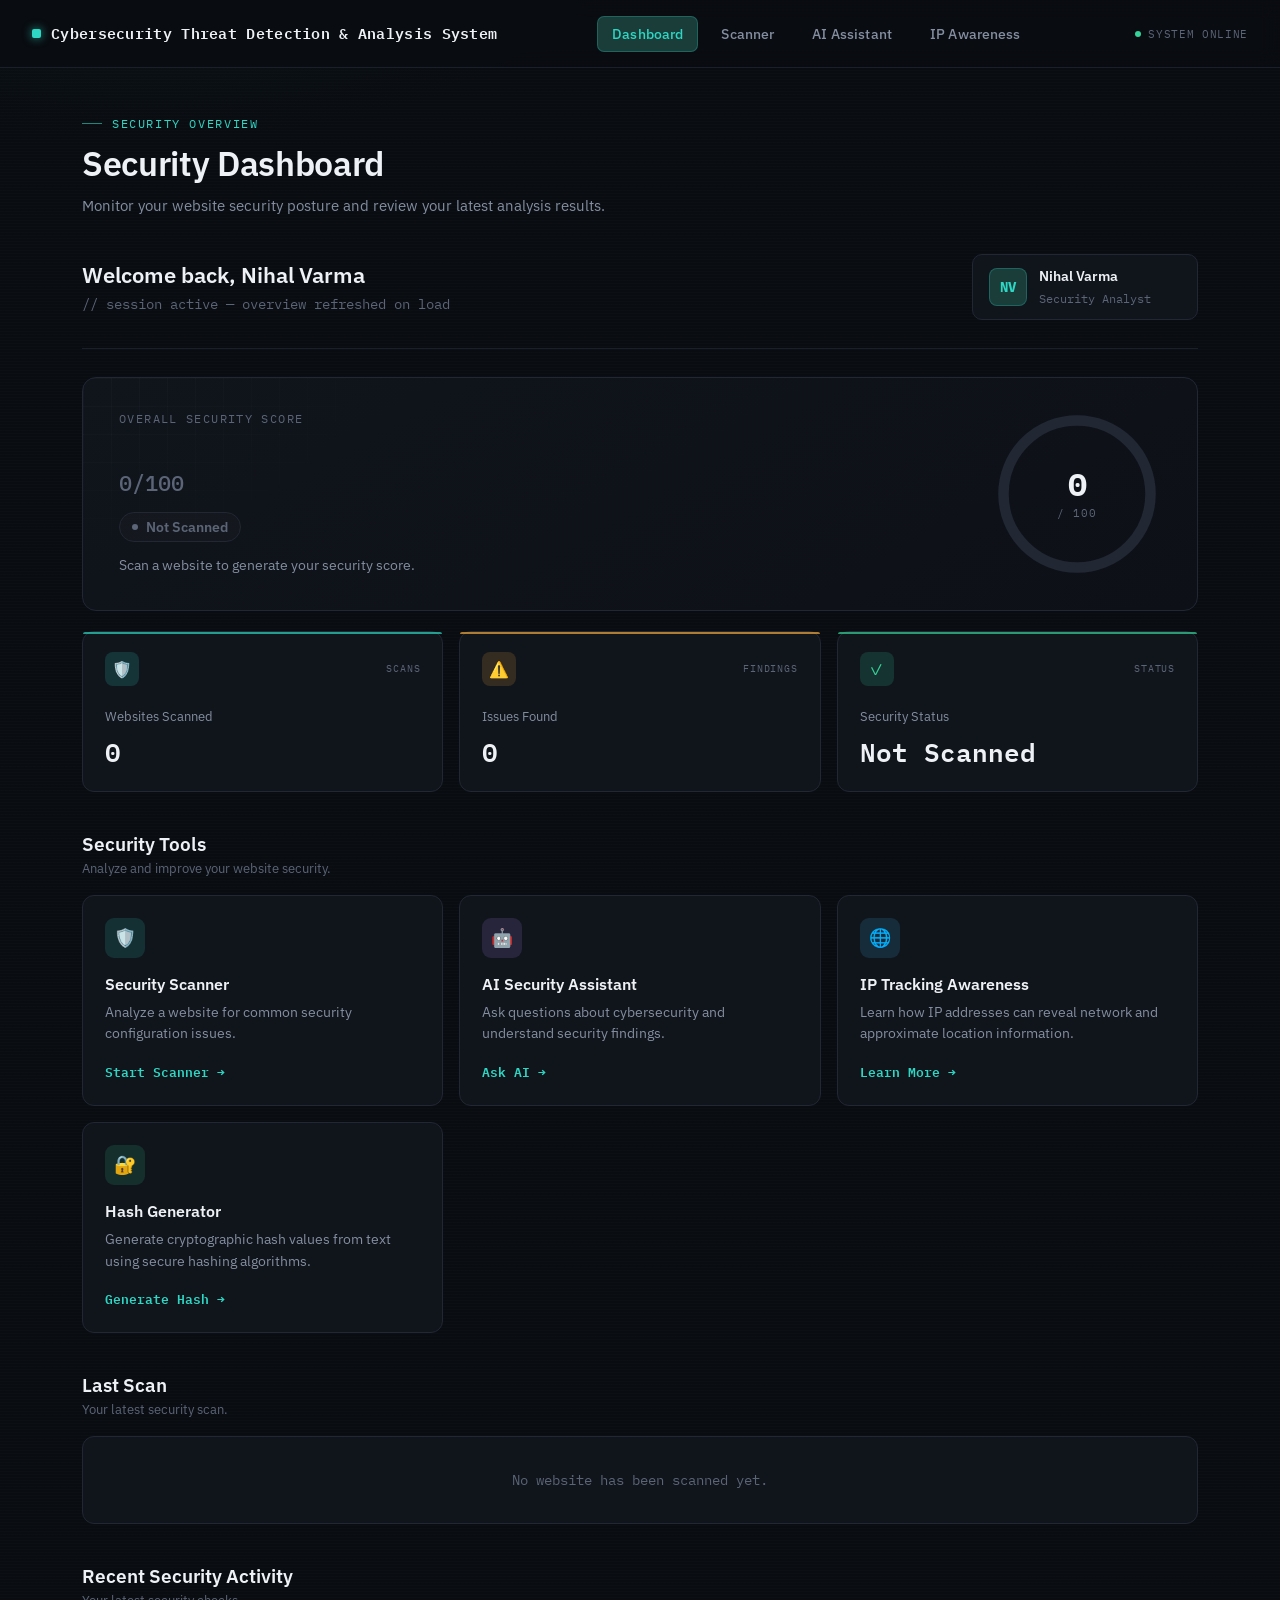
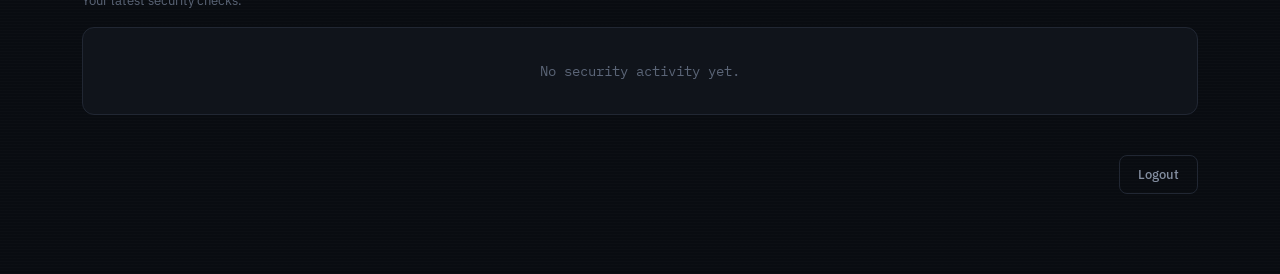
<file: dashboard.html>
<!DOCTYPE html>
<html lang="en">

<head>
    <meta charset="UTF-8">
    <meta name="viewport" content="width=device-width, initial-scale=1.0">
    <title>Cybersecurity Threat Detection & Analysis System</title>
    <link rel="preconnect" href="https://fonts.googleapis.com">
    <link
        href="https://fonts.googleapis.com/css2?family=IBM+Plex+Mono:wght@400;500;600;700&family=IBM+Plex+Sans:wght@400;500;600;700&display=swap"
        rel="stylesheet">

    <style>
        /* =====================================================
       TOKENS
    ===================================================== */
        :root {
            --bg: #090c11;
            --panel: #10141b;
            --panel-alt: #141922;
            --border: #212733;
            --border-soft: #1a1f29;
            --text: #eef1f5;
            --text-muted: #838ea0;
            --text-dim: #5b6577;
            --accent: #2dd7c4;
            --accent-dim: #1a3d3a;
            --good: #34d399;
            --warn: #f2a93c;
            --bad: #f2455c;
            --mono: "IBM Plex Mono", ui-monospace, SFMono-Regular, monospace;
            --sans: "IBM Plex Sans", -apple-system, BlinkMacSystemFont, "Segoe UI", sans-serif;
        }

        * {
            margin: 0;
            padding: 0;
            box-sizing: border-box;
        }

        html {
            scroll-behavior: smooth;
        }

        body {
            font-family: var(--sans);
            background: var(--bg);
            background-image:
                radial-gradient(ellipse 900px 500px at 12% -8%, rgba(45, 215, 196, 0.06), transparent 60%),
                repeating-linear-gradient(0deg, rgba(255, 255, 255, 0.012) 0px, rgba(255, 255, 255, 0.012) 1px, transparent 1px, transparent 3px);
            color: var(--text);
            min-height: 100vh;
        }

        ::selection {
            background: var(--accent-dim);
            color: var(--accent);
        }

        a {
            color: inherit;
        }

        /* =====================================================
       TOP NAVIGATION
    ===================================================== */
        .top-navbar {
            width: 100%;
            height: 68px;
            background: rgba(10, 13, 18, 0.92);
            backdrop-filter: blur(10px);
            border-bottom: 1px solid var(--border-soft);
            display: flex;
            align-items: center;
            justify-content: space-between;
            padding: 0 32px;
            position: sticky;
            top: 0;
            z-index: 100;
        }

        .brand {
            display: flex;
            align-items: center;
            gap: 10px;
            font-family: var(--mono);
            font-size: 15px;
            font-weight: 600;
            letter-spacing: 0.02em;
            color: var(--text);
            white-space: nowrap;
        }

        .brand-mark {
            width: 9px;
            height: 9px;
            border-radius: 2px;
            background: var(--accent);
            box-shadow: 0 0 10px rgba(45, 215, 196, 0.7);
            flex-shrink: 0;
        }

        .nav-links {
            display: flex;
            align-items: center;
            gap: 8px;
        }

        .nav-links a {
            text-decoration: none;
            color: var(--text-muted);
            font-size: 13.5px;
            font-weight: 500;
            letter-spacing: 0.01em;
            padding: 8px 14px;
            border-radius: 7px;
            border: 1px solid transparent;
            transition: color 0.15s ease, border-color 0.15s ease, background 0.15s ease;
        }

        .nav-links a:hover {
            color: var(--text);
            background: var(--panel-alt);
        }

        .nav-links a.active {
            color: var(--accent);
            background: var(--accent-dim);
            border-color: rgba(45, 215, 196, 0.25);
        }

        .nav-status {
            display: flex;
            align-items: center;
            gap: 7px;
            font-family: var(--mono);
            font-size: 11px;
            color: var(--text-dim);
            letter-spacing: 0.06em;
            text-transform: uppercase;
        }

        .pulse-dot {
            width: 6px;
            height: 6px;
            border-radius: 50%;
            background: var(--good);
            box-shadow: 0 0 0 0 rgba(52, 211, 153, 0.6);
            animation: pulse 2.4s infinite;
        }

        @keyframes pulse {
            0% {
                box-shadow: 0 0 0 0 rgba(52, 211, 153, 0.55);
            }

            70% {
                box-shadow: 0 0 0 7px rgba(52, 211, 153, 0);
            }

            100% {
                box-shadow: 0 0 0 0 rgba(52, 211, 153, 0);
            }
        }

        /* =====================================================
       MAIN
    ===================================================== */
        .main-container {
            width: 100%;
            max-width: 1180px;
            margin: 0 auto;
            padding: 48px 32px 80px;
        }

        /* =====================================================
       HEADER
    ===================================================== */
        .page-header {
            margin-bottom: 36px;
        }

        .eyebrow {
            font-family: var(--mono);
            font-size: 11.5px;
            color: var(--accent);
            letter-spacing: 0.14em;
            text-transform: uppercase;
            margin-bottom: 12px;
            display: flex;
            align-items: center;
            gap: 10px;
        }

        .eyebrow::before {
            content: "";
            width: 20px;
            height: 1px;
            background: var(--accent);
            opacity: 0.6;
        }

        .page-header h1 {
            font-size: 34px;
            font-weight: 600;
            line-height: 1.2;
            margin-bottom: 10px;
            color: var(--text);
            letter-spacing: -0.01em;
        }

        .page-header p {
            font-size: 15px;
            color: var(--text-muted);
            line-height: 1.6;
            max-width: 560px;
        }

        /* =====================================================
       WELCOME + USER
    ===================================================== */
        .welcome-row {
            display: flex;
            align-items: center;
            justify-content: space-between;
            gap: 24px;
            margin-bottom: 28px;
            padding-bottom: 28px;
            border-bottom: 1px solid var(--border-soft);
        }

        .welcome-text h2 {
            font-size: 22px;
            font-weight: 600;
            margin-bottom: 6px;
            color: var(--text);
        }

        .welcome-text p {
            color: var(--text-dim);
            font-size: 13.5px;
            font-family: var(--mono);
        }

        .user-card {
            min-width: 226px;
            padding: 12px 16px;
            border: 1px solid var(--border);
            border-radius: 10px;
            background: var(--panel);
            display: flex;
            align-items: center;
            gap: 12px;
        }

        .user-avatar {
            width: 38px;
            height: 38px;
            border-radius: 8px;
            display: flex;
            align-items: center;
            justify-content: center;
            background: var(--accent-dim);
            color: var(--accent);
            font-family: var(--mono);
            font-weight: 700;
            font-size: 14px;
            flex-shrink: 0;
            border: 1px solid rgba(45, 215, 196, 0.25);
        }

        .user-details strong {
            display: block;
            color: var(--text);
            font-size: 14px;
            font-weight: 600;
            margin-bottom: 2px;
        }

        .user-details span {
            color: var(--text-dim);
            font-size: 12px;
            font-family: var(--mono);
        }

        /* =====================================================
       SECURITY SCORE CARD
    ===================================================== */
        .score-card {
            width: 100%;
            padding: 32px 36px;
            border: 1px solid var(--border);
            border-radius: 14px;
            background: linear-gradient(150deg, var(--panel), #0d1117);
            display: flex;
            align-items: center;
            justify-content: space-between;
            gap: 40px;
            margin-bottom: 20px;
            position: relative;
            overflow: hidden;
        }

        .score-card::before {
            content: "";
            position: absolute;
            inset: 0;
            background-image: linear-gradient(rgba(255, 255, 255, 0.025) 1px, transparent 1px),
                linear-gradient(90deg, rgba(255, 255, 255, 0.025) 1px, transparent 1px);
            background-size: 28px 28px;
            mask-image: radial-gradient(ellipse 500px 300px at 0% 0%, black, transparent 70%);
            pointer-events: none;
        }

        .score-information {
            flex: 1;
            position: relative;
            z-index: 1;
        }

        .score-label {
            color: var(--text-dim);
            font-family: var(--mono);
            font-size: 11.5px;
            letter-spacing: 0.12em;
            text-transform: uppercase;
            margin-bottom: 20px;
        }

        .score-value {
            font-family: var(--mono);
            font-size: 52px;
            font-weight: 700;
            color: var(--text);
            margin-bottom: 14px;
            line-height: 1;
            font-variant-numeric: tabular-nums;
        }

        .score-value span {
            font-size: 22px;
            color: var(--text-dim);
            font-weight: 500;
        }

        .score-status {
            display: inline-flex;
            align-items: center;
            gap: 8px;
            font-size: 14px;
            font-weight: 600;
            margin-bottom: 12px;
            padding: 5px 12px;
            border-radius: 999px;
            border: 1px solid var(--border);
        }

        .score-status::before {
            content: "";
            width: 6px;
            height: 6px;
            border-radius: 50%;
            background: currentColor;
        }

        .status-none {
            color: var(--text-dim);
            background: rgba(255, 255, 255, 0.02);
        }

        .status-good {
            color: var(--good);
            background: rgba(52, 211, 153, 0.08);
            border-color: rgba(52, 211, 153, 0.22);
        }

        .status-fair {
            color: var(--warn);
            background: rgba(242, 169, 60, 0.08);
            border-color: rgba(242, 169, 60, 0.22);
        }

        .status-poor {
            color: var(--bad);
            background: rgba(242, 69, 92, 0.08);
            border-color: rgba(242, 69, 92, 0.22);
        }

        .score-description {
            color: var(--text-muted);
            font-size: 14px;
            line-height: 1.6;
            max-width: 380px;
        }

        /* =====================================================
       SCORE DIAL (segmented meter — signature element)
    ===================================================== */
        .score-dial {
            width: 168px;
            height: 168px;
            flex-shrink: 0;
            position: relative;
            z-index: 1;
        }

        .score-dial svg {
            width: 100%;
            height: 100%;
        }

        .dial-track {
            stroke: var(--border);
        }

        .dial-fill {
            stroke: var(--accent);
            stroke-linecap: round;
            transition: stroke-dashoffset 0.6s ease;
            filter: drop-shadow(0 0 6px rgba(45, 215, 196, 0.5));
        }

        .dial-center {
            position: absolute;
            inset: 0;
            display: flex;
            flex-direction: column;
            align-items: center;
            justify-content: center;
        }

        .dial-center strong {
            font-family: var(--mono);
            font-size: 32px;
            font-weight: 700;
            color: var(--text);
            line-height: 1;
            font-variant-numeric: tabular-nums;
        }

        .dial-center span {
            font-family: var(--mono);
            font-size: 11px;
            color: var(--text-dim);
            margin-top: 6px;
            letter-spacing: 0.08em;
        }

        /* =====================================================
       STATISTICS
    ===================================================== */
        .statistics-grid {
            display: grid;
            grid-template-columns: repeat(3, 1fr);
            gap: 16px;
            margin-bottom: 40px;
        }

        .stat-card {
            padding: 20px 22px;
            border: 1px solid var(--border);
            border-radius: 12px;
            background: var(--panel);
            position: relative;
        }

        .stat-card::before {
            content: "";
            position: absolute;
            top: 0;
            left: 0;
            width: 100%;
            height: 2px;
            border-radius: 12px 12px 0 0;
            background: var(--stat-color, var(--accent));
            opacity: 0.7;
        }

        .stat-top {
            display: flex;
            align-items: center;
            justify-content: space-between;
            margin-bottom: 22px;
        }

        .stat-icon {
            width: 34px;
            height: 34px;
            border-radius: 8px;
            display: flex;
            align-items: center;
            justify-content: center;
            font-size: 16px;
            background: color-mix(in srgb, var(--stat-color, var(--accent)) 16%, transparent);
            color: var(--stat-color, var(--accent));
        }

        .stat-tag {
            font-family: var(--mono);
            font-size: 10px;
            color: var(--text-dim);
            letter-spacing: 0.08em;
            text-transform: uppercase;
        }

        .stat-card p {
            color: var(--text-muted);
            font-size: 13px;
            margin-bottom: 6px;
        }

        .stat-card h3 {
            color: var(--text);
            font-family: var(--mono);
            font-size: 26px;
            font-weight: 600;
            font-variant-numeric: tabular-nums;
        }

        /* =====================================================
       SECTION
    ===================================================== */
        .section {
            margin-bottom: 40px;
        }

        .section-title {
            display: flex;
            align-items: baseline;
            justify-content: space-between;
            margin-bottom: 18px;
            gap: 12px;
        }

        .section-title h2 {
            color: var(--text);
            font-size: 19px;
            font-weight: 600;
            margin-bottom: 4px;
        }

        .section-title p {
            color: var(--text-dim);
            font-size: 13px;
        }

        /* =====================================================
       SECURITY TOOLS
    ===================================================== */
        .tools-grid {
            display: grid;
            grid-template-columns: repeat(3, 1fr);
            gap: 16px;
        }

        .tool-card {
            padding: 22px;
            border: 1px solid var(--border);
            border-radius: 12px;
            background: var(--panel);
            transition: transform 0.18s ease, border-color 0.18s ease, background 0.18s ease;
            display: flex;
            flex-direction: column;
        }

        .tool-card:hover {
            transform: translateY(-2px);
            border-color: rgba(45, 215, 196, 0.35);
            background: var(--panel-alt);
        }

        .tool-icon {
            width: 40px;
            height: 40px;
            border-radius: 9px;
            display: flex;
            align-items: center;
            justify-content: center;
            font-size: 18px;
            margin-bottom: 16px;
            background: color-mix(in srgb, var(--tool-color, var(--accent)) 14%, transparent);
            color: var(--tool-color, var(--accent));
        }

        .tool-card h3 {
            color: var(--text);
            font-size: 16px;
            font-weight: 600;
            margin-bottom: 8px;
        }

        .tool-card p {
            color: var(--text-muted);
            font-size: 13.5px;
            line-height: 1.6;
            flex: 1;
            margin-bottom: 16px;
        }

        .tool-link {
            display: inline-flex;
            align-items: center;
            gap: 6px;
            color: var(--accent);
            font-size: 13px;
            font-weight: 600;
            text-decoration: none;
            font-family: var(--mono);
        }

        .tool-link:hover {
            color: #6fe8db;
        }

        /* =====================================================
       ACTIVITY
    ===================================================== */
        .activity-card {
            width: 100%;
            border: 1px solid var(--border);
            border-radius: 12px;
            background: var(--panel);
            overflow: hidden;
        }

        .empty-state {
            padding: 34px;
            text-align: center;
            color: var(--text-dim);
            font-size: 13.5px;
            font-family: var(--mono);
        }

        .activity-row {
            min-height: 72px;
            padding: 15px 20px;
            display: flex;
            align-items: center;
            justify-content: space-between;
            gap: 20px;
            border-bottom: 1px solid var(--border-soft);
        }

        .activity-row:last-child {
            border-bottom: none;
        }

        .activity-left {
            display: flex;
            align-items: center;
            gap: 13px;
            min-width: 0;
        }

        .activity-icon {
            width: 38px;
            height: 38px;
            border-radius: 9px;
            background: var(--accent-dim);
            color: var(--accent);
            display: flex;
            align-items: center;
            justify-content: center;
            font-size: 16px;
            flex-shrink: 0;
            border: 1px solid rgba(45, 215, 196, 0.2);
        }

        .activity-left strong {
            display: block;
            color: var(--text);
            font-size: 13.5px;
            font-weight: 600;
            margin-bottom: 3px;
            overflow: hidden;
            text-overflow: ellipsis;
            white-space: nowrap;
        }

        .activity-left span {
            color: var(--text-dim);
            font-size: 12px;
            font-family: var(--mono);
        }

        .activity-score {
            color: var(--good);
            font-weight: 700;
            font-family: var(--mono);
            font-size: 14px;
            flex-shrink: 0;
        }

        .activity-score.warning {
            color: var(--warn);
        }

        /* =====================================================
       LOGOUT
    ===================================================== */
        .logout-area {
            margin-top: 26px;
            display: flex;
            justify-content: flex-end;
        }

        .logout-button {
            padding: 10px 18px;
            border: 1px solid var(--border);
            border-radius: 8px;
            background: transparent;
            color: var(--text-muted);
            font-size: 13px;
            font-family: var(--sans);
            font-weight: 500;
            cursor: pointer;
            transition: background 0.15s ease, color 0.15s ease, border-color 0.15s ease;
        }

        .logout-button:hover {
            background: rgba(242, 69, 92, 0.08);
            color: var(--bad);
            border-color: rgba(242, 69, 92, 0.3);
        }

        /* =====================================================
       RESPONSIVE
    ===================================================== */
        @media (max-width: 900px) {
            .top-navbar {
                padding: 0 20px;
            }

            .nav-status {
                display: none;
            }

            .main-container {
                padding: 38px 20px 60px;
            }

            .score-card {
                flex-direction: column;
                align-items: flex-start;
            }

            .score-dial {
                align-self: center;
            }

            .statistics-grid,
            .tools-grid {
                grid-template-columns: 1fr;
            }

            .welcome-row {
                flex-direction: column;
                align-items: flex-start;
            }

            .user-card {
                width: 100%;
            }
        }

        @media (max-width: 600px) {
            .top-navbar {
                height: auto;
                min-height: 64px;
                padding: 14px 16px;
                flex-direction: column;
                align-items: flex-start;
                gap: 10px;
            }

            .nav-links {
                width: 100%;
                overflow-x: auto;
                padding-bottom: 2px;
                gap: 4px;
            }

            .main-container {
                padding: 30px 16px 50px;
            }

            .page-header h1 {
                font-size: 27px;
            }

            .score-card {
                padding: 24px;
            }

            .score-value {
                font-size: 42px;
            }

            .score-dial {
                width: 140px;
                height: 140px;
            }

            .dial-center strong {
                font-size: 26px;
            }
        }
    </style>
</head>

<body>

    <header class="top-navbar">
        <div class="brand">
            <span class="brand-mark"></span>
            Cybersecurity Threat Detection & Analysis System
        </div>

        <nav class="nav-links">
            <a href="dashboard.html" class="active">Dashboard</a>
            <a href="scanner.html">Scanner</a>
            <a href="chatbot.html">AI Assistant</a>
            <a href="ip-awareness.html">IP Awareness</a>
        </nav>

        <div class="nav-status">
            <span class="pulse-dot"></span>
            System Online
        </div>
    </header>

    <main class="main-container">

        <section class="page-header">
            <div class="eyebrow">Security Overview</div>
            <h1>Security Dashboard</h1>
            <p>Monitor your website security posture and review your latest analysis results.</p>
        </section>

        <section class="welcome-row">
            <div class="welcome-text">
                <h2 id="welcomeMessage">Welcome back, Nihal Varma</h2>
                <p id="welcomeSub">// session active — overview refreshed on load</p>
            </div>

            <div class="user-card">
                <div class="user-avatar" id="userAvatar">NV</div>
                <div class="user-details">
                    <strong id="userName">Nihal Varma</strong>
                    <span>Security Analyst</span>
                </div>
            </div>
        </section>

        <section class="score-card">
            <div class="score-information">
                <p class="score-label">Overall Security Score</p>

                <div class="score-value">
                    <span id="mainScore">0</span><span>/100</span>
                </div>

                <div id="scoreStatus" class="score-status status-none">Not Scanned</div>

                <p id="scoreDescription" class="score-description">
                    Scan a website to generate your security score.
                </p>
            </div>

            <div class="score-dial">
                <svg viewBox="0 0 160 160">
                    <circle class="dial-track" cx="80" cy="80" r="70" fill="none" stroke-width="10"></circle>
                    <circle id="dialFill" class="dial-fill" cx="80" cy="80" r="70" fill="none" stroke-width="10"
                        stroke-dasharray="439.8" stroke-dashoffset="439.8" transform="rotate(-90 80 80)"></circle>
                </svg>
                <div class="dial-center">
                    <strong id="circleScore">0</strong>
                    <span>/ 100</span>
                </div>
            </div>
        </section>

        <section class="statistics-grid">
            <div class="stat-card" style="--stat-color:#2dd7c4">
                <div class="stat-top">
                    <div class="stat-icon">🛡️</div>
                    <span class="stat-tag">Scans</span>
                </div>
                <p>Websites Scanned</p>
                <h3 id="websitesScanned">0</h3>
            </div>

            <div class="stat-card" style="--stat-color:#f2a93c">
                <div class="stat-top">
                    <div class="stat-icon">⚠️</div>
                    <span class="stat-tag">Findings</span>
                </div>
                <p>Issues Found</p>
                <h3 id="issuesFound">0</h3>
            </div>

            <div class="stat-card" style="--stat-color:#34d399">
                <div class="stat-top">
                    <div class="stat-icon">✓</div>
                    <span class="stat-tag">Status</span>
                </div>
                <p>Security Status</p>
                <h3 id="securityStatus">Not Scanned</h3>
            </div>
        </section>

        <section class="section">
            <div class="section-title">
                <div>
                    <h2>Security Tools</h2>
                    <p>Analyze and improve your website security.</p>
                </div>
            </div>

            <div class="tools-grid">
                <div class="tool-card" style="--tool-color:#2dd7c4">
                    <div class="tool-icon">🛡️</div>
                    <h3>Security Scanner</h3>
                    <p>Analyze a website for common security configuration issues.</p>
                    <a href="scanner.html" class="tool-link">Start Scanner →</a>
                </div>

                <div class="tool-card" style="--tool-color:#a78bfa">
                    <div class="tool-icon">🤖</div>
                    <h3>AI Security Assistant</h3>
                    <p>Ask questions about cybersecurity and understand security findings.</p>
                    <a href="chatbot.html" class="tool-link">Ask AI →</a>
                </div>

                <div class="tool-card" style="--tool-color:#38bdf8">
                    <div class="tool-icon">🌐</div>
                    <h3>IP Tracking Awareness</h3>
                    <p>Learn how IP addresses can reveal network and approximate location information.</p>
                    <a href="ip-awareness.html" class="tool-link">Learn More →</a>
                </div>
                <div class="tool-card" style="--tool-color:#34d399">
                    <div class="tool-icon">🔐</div>
                    <h3>Hash Generator</h3>
                    <p>Generate cryptographic hash values from text using secure hashing algorithms.</p>
                    <a href="hash-generator.html" class="tool-link">Generate Hash →</a>
                </div>
            </div>
        </section>

        <section class="section">
            <div class="section-title">
                <div>
                    <h2>Last Scan</h2>
                    <p>Your latest security scan.</p>
                </div>
            </div>

            <div class="activity-card" id="lastScanContainer">
                <div class="empty-state">No website has been scanned yet.</div>
            </div>
        </section>

        <section class="section">
            <div class="section-title">
                <div>
                    <h2>Recent Security Activity</h2>
                    <p>Your latest security checks.</p>
                </div>
            </div>

            <div class="activity-card" id="activityContainer">
                <div class="empty-state">No security activity yet.</div>
            </div>
        </section>

        <div class="logout-area">
            <button type="button" class="logout-button" id="logoutButton">Logout</button>
        </div>

    </main>

    <script>

        const DEFAULT_NAME = "Nihal Varma";
        const DIAL_CIRCUMFERENCE = 439.8; // 2 * PI * 70

        /* =====================================================
           CURRENT USER
        ===================================================== */
        function getCurrentUser() {
            const savedUser = localStorage.getItem("webSecurityCurrentUser");
            if (!savedUser) return null;
            try {
                return JSON.parse(savedUser);
            } catch (error) {
                console.error("Unable to read current user:", error);
                return null;
            }
        }

        function getInitials(name) {
            const parts = name.trim().split(/\s+/).filter(Boolean);
            if (parts.length === 0) return "?";
            if (parts.length === 1) return parts[0].slice(0, 2).toUpperCase();
            return (parts[0][0] + parts[parts.length - 1][0]).toUpperCase();
        }

        /* =====================================================
           USER NAME
        ===================================================== */
        function displayUserName() {
            const user = getCurrentUser();
            const welcome = document.getElementById("welcomeMessage");
            const userName = document.getElementById("userName");
            const userAvatar = document.getElementById("userAvatar");

            const name = (user && user.name && user.name.trim()) ? user.name.trim() : DEFAULT_NAME;

            welcome.textContent = "Welcome back, " + name;
            userName.textContent = name;
            userAvatar.textContent = getInitials(name);
        }

        /* =====================================================
           GET LAST SCAN
        ===================================================== */
        function getLastScan() {
            const keys = [
                "webSecurityLastScan",
                "lastScan",
                "lastScanResult",
                "scanResult",
                "securityScan",
                "latestScan"
            ];

            for (const key of keys) {
                const saved = localStorage.getItem(key);
                if (!saved) continue;

                try {
                    const result = JSON.parse(saved);
                    if (result && typeof result === "object") return result;
                } catch (error) {
                    console.log("Invalid scan data:", key);
                }
            }
            return null;
        }

        function getNumber(value, fallback = 0) {
            const number = Number(value);
            return Number.isFinite(number) ? number : fallback;
        }

        function escapeHtml(value) {
            return String(value)
                .replace(/&/g, "&amp;")
                .replace(/</g, "&lt;")
                .replace(/>/g, "&gt;")
                .replace(/"/g, "&quot;")
                .replace(/'/g, "&#039;");
        }

        function setDial(score) {
            const dial = document.getElementById("dialFill");
            const offset = DIAL_CIRCUMFERENCE - (score / 100) * DIAL_CIRCUMFERENCE;
            dial.style.strokeDashoffset = offset;

            let color = "#2dd7c4";
            if (score < 60) color = "#f2455c";
            else if (score < 80) color = "#f2a93c";
            else color = "#34d399";
            dial.style.stroke = color;
            dial.style.filter = `drop-shadow(0 0 6px ${color}80)`;
        }

        /* =====================================================
           UPDATE DASHBOARD
        ===================================================== */
        function updateDashboard() {
            const scan = getLastScan();

            if (!scan) {
                document.getElementById("mainScore").textContent = "0";
                document.getElementById("circleScore").textContent = "0";
                document.getElementById("websitesScanned").textContent = "0";
                document.getElementById("issuesFound").textContent = "0";
                document.getElementById("securityStatus").textContent = "Not Scanned";

                const status = document.getElementById("scoreStatus");
                status.textContent = "Not Scanned";
                status.className = "score-status status-none";

                document.getElementById("scoreDescription").textContent =
                    "Scan a website to generate your security score.";

                setDial(0);

                document.getElementById("lastScanContainer").innerHTML =
                    `<div class="empty-state">No website has been scanned yet.</div>`;

                document.getElementById("activityContainer").innerHTML =
                    `<div class="empty-state">No security activity yet.</div>`;

                return;
            }

            let score = getNumber(scan.score ?? scan.securityScore ?? scan.security_score, 0);
            score = Math.max(0, Math.min(100, score));

            const website = scan.url ?? scan.website ?? scan.domain ?? scan.target ?? "Website";
            const issues = getNumber(scan.issues ?? scan.issuesFound ?? scan.issueCount ?? scan.vulnerabilities, 0);
            const passed = getNumber(scan.passed ?? scan.passedChecks, 0);
            const warnings = getNumber(scan.warnings ?? scan.warningCount, 0);

            document.getElementById("mainScore").textContent = score;
            document.getElementById("circleScore").textContent = score;
            setDial(score);

            const statusElement = document.getElementById("scoreStatus");

            if (score >= 80) {
                statusElement.textContent = "Good Security";
                statusElement.className = "score-status status-good";
                document.getElementById("scoreDescription").textContent =
                    "Your security configuration is generally good.";
            } else if (score >= 60) {
                statusElement.textContent = "Fair Security";
                statusElement.className = "score-status status-fair";
                document.getElementById("scoreDescription").textContent =
                    "Your website has some security improvements that are recommended.";
            } else {
                statusElement.textContent = "Needs Improvement";
                statusElement.className = "score-status status-poor";
                document.getElementById("scoreDescription").textContent =
                    "Several security improvements are recommended.";
            }

            document.getElementById("websitesScanned").textContent = "1";
            document.getElementById("issuesFound").textContent = issues;

            let securityStatus = "Good";
            if (score < 60) securityStatus = "Poor";
            else if (score < 80) securityStatus = "Fair";
            document.getElementById("securityStatus").textContent = securityStatus;

            document.getElementById("lastScanContainer").innerHTML = `
                <div class="activity-row">
                    <div class="activity-left">
                        <div class="activity-icon">🌐</div>
                        <div>
                            <strong>${escapeHtml(website)}</strong>
                            <span>Security scan completed</span>
                        </div>
                    </div>
                    <div class="activity-score">${score}/100</div>
                </div>
            `;

            document.getElementById("activityContainer").innerHTML = `
                <div class="activity-row">
                    <div class="activity-left">
                        <div class="activity-icon">🌐</div>
                        <div>
                            <strong>${escapeHtml(website)}</strong>
                            <span>Scan completed • ${passed} passed • ${warnings} warnings • ${issues} issues</span>
                        </div>
                    </div>
                    <div class="activity-score ${score < 80 ? "warning" : ""}">${score}/100</div>
                </div>
            `;
        }

        /* =====================================================
           LOGOUT
        ===================================================== */
        function logoutUser() {
            const confirmed = window.confirm("Are you sure you want to logout?");
            if (!confirmed) return;

            localStorage.removeItem("webSecurityLoggedIn");
            localStorage.removeItem("webSecurityCurrentUser");
            localStorage.removeItem("isLoggedIn");
            localStorage.removeItem("loggedIn");
            localStorage.removeItem("authenticated");
            localStorage.removeItem("auth");
            localStorage.removeItem("currentUser");

            try {
                sessionStorage.clear();
            } catch (error) {
                console.log("Session storage clear skipped.");
            }

            window.location.href = "index.html";
        }

        /* =====================================================
           PAGE LOAD
        ===================================================== */
        document.addEventListener("DOMContentLoaded", function () {
            displayUserName();
            updateDashboard();

            const logoutButton = document.getElementById("logoutButton");
            if (logoutButton) {
                logoutButton.addEventListener("click", logoutUser);
            }
        });

    </script>

</body>

</html>
</file>
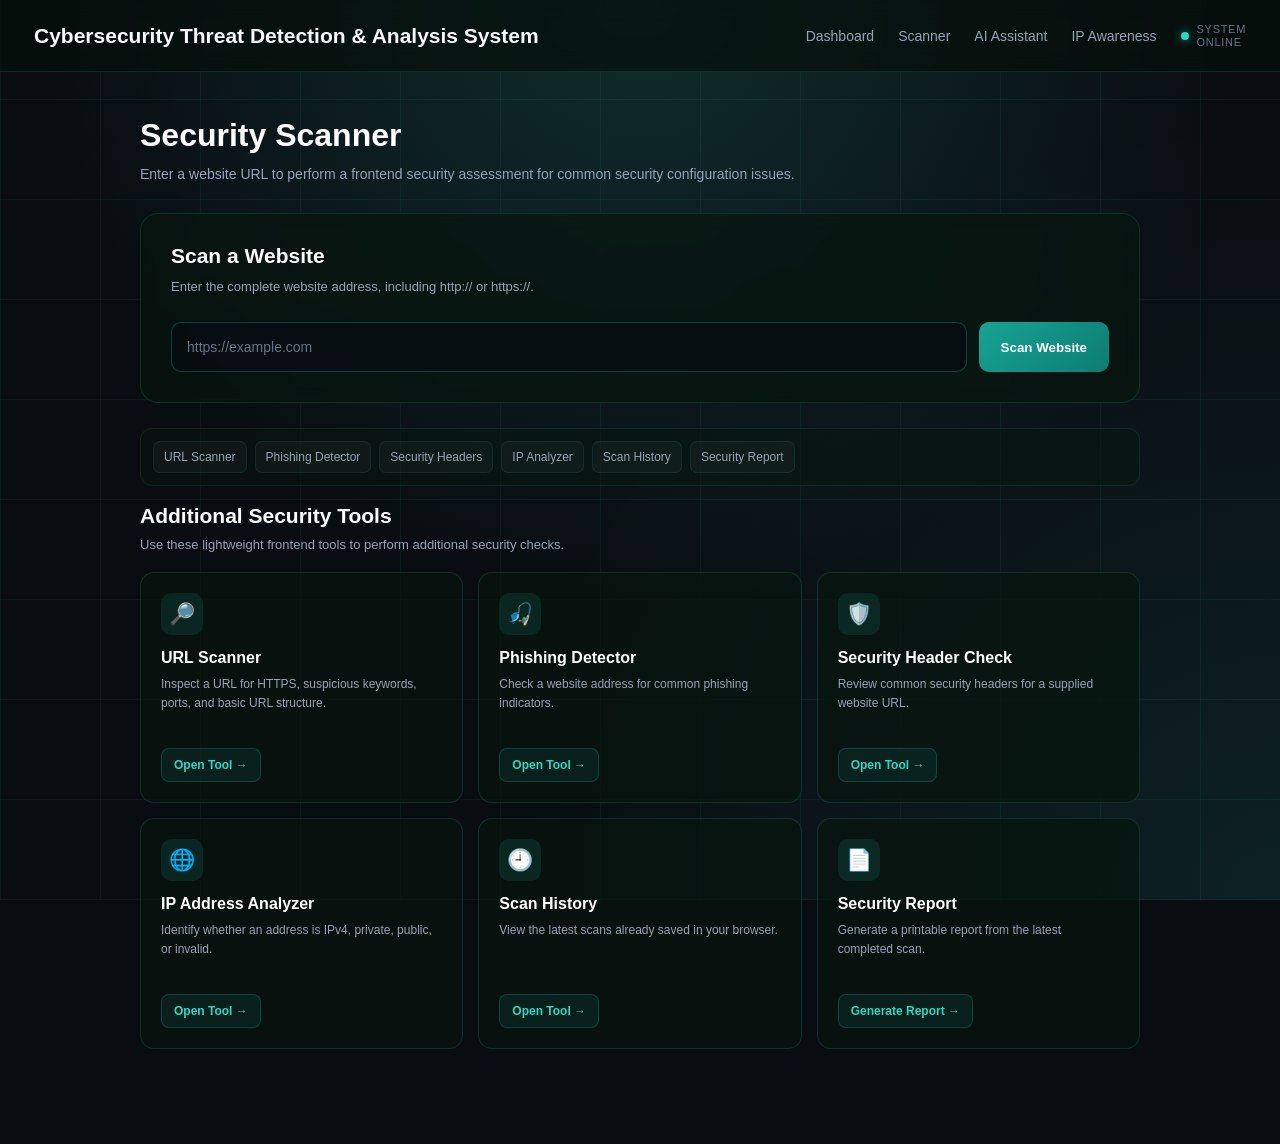
<file: scanner.html>
<!DOCTYPE html>
<html lang="en">

<head>

    <meta charset="UTF-8">

    <meta name="viewport" content="width=device-width, initial-scale=1.0">

    <title>
        Cybersecurity Threat Detection &amp; Analysis System - Security Scanner
    </title>

    <style>
        /* =====================================================
           RESET
        ===================================================== */

        * {
            margin: 0;
            padding: 0;
            box-sizing: border-box;
        }


        /* =====================================================
           BODY
        ===================================================== */

        body {

            min-height: 100vh;

            font-family:
                Arial,
                Helvetica,
                sans-serif;

            background-color:
                #090c11;

            background-image:
                radial-gradient(circle at 50% 0%,
                    rgba(45, 215, 196, 0.16),
                    transparent 55%),

                radial-gradient(circle at 100% 100%,
                    rgba(45, 215, 196, 0.10),
                    transparent 50%),

                repeating-linear-gradient(0deg,
                    rgba(45, 215, 196, 0.06) 0px,
                    rgba(45, 215, 196, 0.06) 1px,
                    transparent 1px,
                    transparent 100px),

                repeating-linear-gradient(90deg,
                    rgba(45, 215, 196, 0.06) 0px,
                    rgba(45, 215, 196, 0.06) 1px,
                    transparent 1px,
                    transparent 100px);

            background-attachment:
                fixed;

            color:
                #ffffff;
        }


        /* =====================================================
           HEADER
        ===================================================== */

        header {

            height: 72px;

            padding:
                0 34px;

            display: flex;

            align-items: center;

            justify-content: space-between;

            background:
                rgba(6, 16, 11, 0.72);

            backdrop-filter:
                blur(10px);

            -webkit-backdrop-filter:
                blur(10px);

            border-bottom:
                1px solid rgba(45,
                    215,
                    196,
                    0.14);

            position: sticky;

            top: 0;

            z-index: 100;
        }


        header h1 {

            font-size: 21px;

            color:
                #f8fafc;
        }


        nav {

            display: flex;

            align-items: center;

            gap: 24px;
        }


        nav a {

            color:
                #94a3b8;

            text-decoration: none;

            font-size: 14px;
        }


        nav a:hover {

            color:
                #2dd7c4;
        }


        .system-status {

            display: flex;

            align-items: center;

            gap: 8px;

            color:
                #64748b;

            font-size: 11px;

            line-height: 1.15;

            letter-spacing:
                0.7px;

            white-space:
                nowrap;
        }


        .status-dot {

            width:
                8px;

            height:
                8px;

            border-radius:
                50%;

            background:
                #2dd7c4;

            box-shadow:
                0 0 10px rgba(45,
                    215,
                    196,
                    0.65);
        }


        /* =====================================================
           MAIN
        ===================================================== */

        main {

            width:
                100%;

            max-width:
                1050px;

            margin:
                0 auto;

            padding:
                45px 25px 70px;
        }


        /* =====================================================
           PAGE HEADER
        ===================================================== */

        .page-header {

            margin-bottom:
                28px;
        }


        .page-header h2 {

            font-size:
                32px;

            margin-bottom:
                9px;
        }


        .page-header p {

            color:
                #94a3b8;

            font-size:
                14px;

            line-height:
                1.6;
        }


        /* =====================================================
           SCANNER CARD
        ===================================================== */

        .scanner-card {

            background:
                rgba(8, 22, 15, 0.72);

            backdrop-filter:
                blur(8px);

            -webkit-backdrop-filter:
                blur(8px);

            border:
                1px solid rgba(45,
                    215,
                    196,
                    0.14);

            border-radius:
                18px;

            padding:
                30px;

            margin-bottom:
                25px;
        }


        .scanner-card h3 {

            font-size:
                21px;

            margin-bottom:
                9px;
        }


        .scanner-card>p {

            color:
                #94a3b8;

            font-size:
                13px;

            line-height:
                1.6;

            margin-bottom:
                24px;
        }


        /* =====================================================
           INPUT
        ===================================================== */

        .input-row {

            display:
                flex;

            gap:
                12px;
        }


        .input-row input {

            flex:
                1;

            height:
                50px;

            padding:
                0 15px;

            background:
                rgba(9, 12, 17, 0.65);

            border:
                1px solid rgba(45,
                    215,
                    196,
                    0.25);

            border-radius:
                10px;

            color:
                #ffffff;

            outline:
                none;

            font-size:
                14px;
        }


        .input-row input:focus {

            border-color:
                #2dd7c4;

            box-shadow:
                0 0 0 3px rgba(45,
                    215,
                    196,
                    0.14);
        }


        .input-row input::placeholder {

            color:
                #64748b;
        }


        #scanButton {

            height:
                50px;

            padding:
                0 22px;

            border:
                none;

            border-radius:
                10px;

            background:
                linear-gradient(135deg,
                    #16a394,
                    #0d7d71);

            color:
                #ffffff;

            font-weight:
                700;

            cursor:
                pointer;

            transition:
                transform 0.2s ease,
                opacity 0.2s ease;
        }


        #scanButton:hover {

            transform:
                translateY(-1px);
        }


        #scanButton:disabled {

            opacity:
                0.55;

            cursor:
                not-allowed;
        }


        /* =====================================================
           LOADING / ERROR
        ===================================================== */

        #loading {

            display:
                none;

            margin-top:
                20px;

            padding:
                13px 15px;

            border-radius:
                9px;

            background:
                rgba(45,
                    215,
                    196,
                    0.10);

            color:
                #2dd7c4;

            font-size:
                13px;

            text-align:
                center;
        }


        #errorMessage {

            display:
                none;

            margin-top:
                20px;

            padding:
                13px 15px;

            border-radius:
                9px;

            background:
                rgba(239,
                    68,
                    68,
                    0.08);

            border:
                1px solid rgba(239,
                    68,
                    68,
                    0.18);

            color:
                #f87171;

            font-size:
                13px;
        }


        /* =====================================================
           RESULTS
        ===================================================== */

        #results {

            display:
                none;
        }


        .result-header {

            display:
                flex;

            align-items:
                center;

            justify-content:
                space-between;

            margin-bottom:
                20px;
        }


        .result-header h3 {

            font-size:
                21px;
        }


        .website-address {

            color:
                #2dd7c4;

            font-size:
                13px;

            word-break:
                break-all;
        }


        /* =====================================================
           SCORE
        ===================================================== */

        .score-card {

            display:
                grid;

            grid-template-columns:
                230px 1fr;

            gap:
                28px;

            padding:
                25px;

            background:
                rgba(8,
                    22,
                    15,
                    0.72);

            border:
                1px solid rgba(45,
                    215,
                    196,
                    0.14);

            border-radius:
                16px;

            margin-bottom:
                20px;
        }


        .score-display {

            display:
                flex;

            align-items:
                center;

            justify-content:
                center;
        }


        .score-circle {

            width:
                175px;

            height:
                175px;

            border-radius:
                50%;

            display:
                flex;

            align-items:
                center;

            justify-content:
                center;

            background:
                conic-gradient(#2dd7c4 var(--score-angle),
                    #142522 var(--score-angle));

            position:
                relative;
        }


        .score-circle::before {

            content:
                "";

            position:
                absolute;

            width:
                135px;

            height:
                135px;

            border-radius:
                50%;

            background:
                #0d1512;
        }


        .score-number {

            position:
                relative;

            z-index:
                2;

            text-align:
                center;
        }


        #scoreNumber {

            display:
                block;

            font-size:
                38px;

            font-weight:
                700;
        }


        .score-out-of {

            color:
                #94a3b8;

            font-size:
                13px;
        }


        .score-summary {

            display:
                flex;

            flex-direction:
                column;

            justify-content:
                center;
        }


        .score-summary h3 {

            font-size:
                22px;

            margin-bottom:
                10px;
        }


        .score-summary p {

            color:
                #94a3b8;

            line-height:
                1.7;

            font-size:
                14px;
        }


        /* =====================================================
           CHECKS
        ===================================================== */

        .checks-grid {

            display:
                grid;

            grid-template-columns:
                repeat(2, 1fr);

            gap:
                15px;

            margin-bottom:
                20px;
        }


        .check-card {

            padding:
                20px;

            background:
                rgba(8,
                    22,
                    15,
                    0.72);

            border:
                1px solid rgba(45,
                    215,
                    196,
                    0.14);

            border-radius:
                14px;
        }


        .check-top {

            display:
                flex;

            align-items:
                center;

            justify-content:
                space-between;

            gap:
                15px;

            margin-bottom:
                10px;
        }


        .check-top strong {

            font-size:
                15px;
        }


        .check-status {

            padding:
                5px 9px;

            border-radius:
                20px;

            font-size:
                11px;

            font-weight:
                700;
        }


        .status-pass {

            color:
                #4ade80;

            background:
                rgba(34,
                    197,
                    94,
                    0.10);
        }


        .status-danger {

            color:
                #f87171;

            background:
                rgba(239,
                    68,
                    68,
                    0.10);
        }


        .check-card p {

            color:
                #94a3b8;

            font-size:
                13px;

            line-height:
                1.7;
        }


        /* =====================================================
           RECOMMENDATIONS
        ===================================================== */

        .recommendations {

            padding:
                24px;

            background:
                rgba(8,
                    22,
                    15,
                    0.72);

            border:
                1px solid rgba(45,
                    215,
                    196,
                    0.14);

            border-radius:
                14px;
        }


        .recommendations h3 {

            font-size:
                20px;

            margin-bottom:
                16px;
        }


        .recommendations ul {

            list-style:
                none;
        }


        .recommendations li {

            position:
                relative;

            padding:
                11px 0 11px 27px;

            color:
                #cbd5e1;

            font-size:
                13px;

            line-height:
                1.7;

            border-bottom:
                1px solid rgba(45,
                    215,
                    196,
                    0.08);
        }


        .recommendations li::before {

            content:
                "✓";

            position:
                absolute;

            left:
                0;

            color:
                #2dd7c4;

            font-weight:
                700;
        }


        /* =====================================================
           BACK BUTTON
        ===================================================== */

        .back-button {

            display:
                inline-block;

            margin-top:
                25px;

            padding:
                11px 16px;

            border-radius:
                9px;

            background:
                rgba(255,
                    255,
                    255,
                    0.04);

            border:
                1px solid rgba(45,
                    215,
                    196,
                    0.18);

            color:
                #cbd5e1;

            text-decoration:
                none;

            font-size:
                13px;
        }


        /* =====================================================
           ADDITIONAL TOOLS
        ===================================================== */

        .additional-tools {

            margin-bottom:
                25px;
        }


        .feature-nav {

            display:
                flex;

            flex-wrap:
                wrap;

            gap:
                8px;

            margin-bottom:
                18px;

            padding:
                12px;

            background:
                rgba(8,
                    22,
                    15,
                    0.55);

            border:
                1px solid rgba(45,
                    215,
                    196,
                    0.10);

            border-radius:
                12px;
        }


        .feature-nav a {

            color:
                #94a3b8;

            text-decoration:
                none;

            font-size:
                12px;

            padding:
                8px 10px;

            border-radius:
                7px;

            background:
                rgba(255,
                    255,
                    255,
                    0.03);

            border:
                1px solid rgba(45,
                    215,
                    196,
                    0.10);
        }


        .feature-nav a:hover {

            color:
                #2dd7c4;
        }


        .tools-heading {

            margin-bottom:
                16px;
        }


        .tools-heading h3 {

            font-size:
                21px;

            margin-bottom:
                7px;
        }


        .tools-heading p {

            color:
                #94a3b8;

            font-size:
                13px;

            line-height:
                1.6;
        }


        .tools-grid {

            display:
                grid;

            grid-template-columns:
                repeat(3, 1fr);

            gap:
                15px;
        }


        .tool-card {

            padding:
                20px;

            background:
                rgba(8,
                    22,
                    15,
                    0.72);

            border:
                1px solid rgba(45,
                    215,
                    196,
                    0.14);

            border-radius:
                14px;

            transition:
                transform 0.2s ease,
                border-color 0.2s ease;
        }


        .tool-card:hover {

            transform:
                translateY(-2px);

            border-color:
                rgba(45,
                    215,
                    196,
                    0.35);
        }


        .tool-icon {

            width:
                42px;

            height:
                42px;

            display:
                flex;

            align-items:
                center;

            justify-content:
                center;

            border-radius:
                10px;

            background:
                rgba(45,
                    215,
                    196,
                    0.10);

            margin-bottom:
                14px;

            font-size:
                21px;
        }


        .tool-card h4 {

            font-size:
                16px;

            margin-bottom:
                8px;
        }


        .tool-card p {

            color:
                #94a3b8;

            font-size:
                12px;

            line-height:
                1.6;

            min-height:
                58px;

            margin-bottom:
                15px;
        }


        .tool-button {

            border:
                1px solid rgba(45,
                    215,
                    196,
                    0.20);

            border-radius:
                8px;

            padding:
                9px 12px;

            background:
                rgba(45,
                    215,
                    196,
                    0.07);

            color:
                #2dd7c4;

            font-size:
                12px;

            font-weight:
                700;

            cursor:
                pointer;
        }


        .tool-button:hover {

            background:
                rgba(45,
                    215,
                    196,
                    0.14);
        }


        /* =====================================================
           TOOL PANEL
        ===================================================== */

        .tool-panel {

            margin-top:
                18px;

            padding:
                22px;

            background:
                rgba(8,
                    22,
                    15,
                    0.72);

            border:
                1px solid rgba(45,
                    215,
                    196,
                    0.14);

            border-radius:
                14px;
        }


        .tool-panel h4 {

            font-size:
                20px;

            margin-bottom:
                8px;
        }


        .tool-panel>p {

            color:
                #94a3b8;

            font-size:
                13px;

            line-height:
                1.7;

            margin-bottom:
                18px;
        }


        .tool-form {

            display:
                flex;

            gap:
                10px;

            flex-wrap:
                wrap;
        }


        .tool-form input {

            flex:
                1;

            min-width:
                220px;

            height:
                44px;

            padding:
                0 13px;

            background:
                rgba(9,
                    12,
                    17,
                    0.65);

            border:
                1px solid rgba(45,
                    215,
                    196,
                    0.20);

            border-radius:
                9px;

            color:
                #ffffff;

            outline:
                none;
        }


        .tool-form input:focus {

            border-color:
                #2dd7c4;
        }


        .tool-form button {

            height:
                44px;

            padding:
                0 16px;

            border:
                none;

            border-radius:
                9px;

            background:
                linear-gradient(135deg,
                    #16a394,
                    #0d7d71);

            color:
                #ffffff;

            font-weight:
                700;

            cursor:
                pointer;
        }


        /* =====================================================
           DETAILED TOOL RESULTS
        ===================================================== */

        .tool-result {

            margin-top:
                18px;

            padding:
                20px;

            border-radius:
                10px;

            background:
                rgba(45,
                    215,
                    196,
                    0.06);

            border:
                1px solid rgba(45,
                    215,
                    196,
                    0.12);
        }


        .tool-result>strong {

            display:
                block;

            font-size:
                18px;

            margin-bottom:
                12px;
        }


        .tool-result p {

            color:
                #cbd5e1;

            font-size:
                14px;

            line-height:
                1.8;

            margin:
                12px 0;
        }


        .tool-result ul {

            padding-left:
                22px;

            margin-top:
                12px;
        }


        .tool-result li {

            color:
                #cbd5e1;

            font-size:
                14px;

            line-height:
                1.8;

            margin-bottom:
                12px;
        }


        .tool-result li strong {

            color:
                #ffffff;
        }


        .tool-pass {

            color:
                #4ade80 !important;
        }


        .tool-warning {

            color:
                #fbbf24 !important;
        }


        .tool-danger {

            color:
                #f87171 !important;
        }


        .history-item {

            padding:
                16px 0;

            border-bottom:
                1px solid rgba(45,
                    215,
                    196,
                    0.08);
        }


        .history-item:last-child {

            border-bottom:
                none;
        }


        .history-item strong {

            display:
                block;

            margin-bottom:
                6px;
        }


        .history-item small {

            color:
                #64748b;
        }


        /* =====================================================
           RESPONSIVE
        ===================================================== */

        @media (max-width: 850px) {

            .tools-grid {

                grid-template-columns:
                    repeat(2, 1fr);
            }
        }


        @media (max-width: 800px) {

            header {

                padding:
                    0 18px;
            }


            nav {

                gap:
                    12px;

                overflow-x:
                    auto;
            }


            nav a {

                display:
                    none;
            }


            .system-status {

                display:
                    none;
            }


            main {

                padding:
                    30px 18px 55px;
            }


            .score-card {

                grid-template-columns:
                    1fr;
            }


            .score-display {

                justify-content:
                    flex-start;
            }


            .checks-grid {

                grid-template-columns:
                    1fr;
            }
        }


        @media (max-width: 600px) {

            .page-header h2 {

                font-size:
                    27px;
            }


            .scanner-card {

                padding:
                    22px;
            }


            .input-row {

                flex-direction:
                    column;
            }


            #scanButton {

                width:
                    100%;
            }


            .result-header {

                flex-direction:
                    column;

                align-items:
                    flex-start;
            }


            .tools-grid {

                grid-template-columns:
                    1fr;
            }


            .tool-card p {

                min-height:
                    auto;
            }
        }
    </style>

</head>


<body>


    <!-- =====================================================
         HEADER
    ===================================================== -->

    <header>

        <h1>
            Cybersecurity Threat Detection &amp; Analysis System
        </h1>


        <nav>

            <a href="dashboard.html">
                Dashboard
            </a>

            <a href="scanner.html">
                Scanner
            </a>

            <a href="chatbot.html">
                AI Assistant
            </a>

            <a href="ip-awareness.html">
                IP Awareness
            </a>

            <span class="system-status">

                <span class="status-dot"></span>

                <span>
                    SYSTEM<br>
                    ONLINE
                </span>

            </span>

        </nav>

    </header>


    <!-- =====================================================
         MAIN
    ===================================================== -->

    <main>


        <!-- =================================================
             PAGE HEADER
        ================================================== -->

        <section class="page-header">

            <h2>
                Security Scanner
            </h2>

            <p>
                Enter a website URL to perform a frontend
                security assessment for common security
                configuration issues.
            </p>

        </section>


        <!-- =================================================
             MAIN SCANNER
        ================================================== -->

        <section class="scanner-card">

            <h3>
                Scan a Website
            </h3>

            <p>
                Enter the complete website address, including
                http:// or https://.
            </p>


            <div class="input-row">

                <input type="url" id="websiteUrl" placeholder="https://example.com" autocomplete="url">


                <button type="button" id="scanButton">
                    Scan Website
                </button>

            </div>


            <div id="loading">

                🔍 Scanning website...

                Please wait.

            </div>


            <div id="errorMessage"></div>

        </section>


        <!-- =================================================
             ADDITIONAL SECURITY TOOLS
        ================================================== -->

        <section class="additional-tools">


            <div class="feature-nav">

                <a href="#url-tool">
                    URL Scanner
                </a>

                <a href="#phishing-tool">
                    Phishing Detector
                </a>

                <a href="#headers-tool">
                    Security Headers
                </a>

                <a href="#ip-tool">
                    IP Analyzer
                </a>

                <a href="#history-tool">
                    Scan History
                </a>

                <a href="#report-tool">
                    Security Report
                </a>

            </div>


            <div class="tools-heading">

                <h3>
                    Additional Security Tools
                </h3>

                <p>
                    Use these lightweight frontend tools to perform
                    additional security checks.
                </p>

            </div>


            <div class="tools-grid">


                <!-- URL SCANNER -->

                <div class="tool-card" id="url-tool">

                    <div class="tool-icon">
                        🔎
                    </div>

                    <h4>
                        URL Scanner
                    </h4>

                    <p>
                        Inspect a URL for HTTPS, suspicious keywords,
                        ports, and basic URL structure.
                    </p>

                    <button type="button" class="tool-button" data-tool="url">
                        Open Tool →
                    </button>

                </div>


                <!-- PHISHING -->

                <div class="tool-card" id="phishing-tool">

                    <div class="tool-icon">
                        🎣
                    </div>

                    <h4>
                        Phishing Detector
                    </h4>

                    <p>
                        Check a website address for common phishing
                        indicators.
                    </p>

                    <button type="button" class="tool-button" data-tool="phishing">
                        Open Tool →
                    </button>

                </div>


                <!-- HEADERS -->

                <div class="tool-card" id="headers-tool">

                    <div class="tool-icon">
                        🛡️
                    </div>

                    <h4>
                        Security Header Check
                    </h4>

                    <p>
                        Review common security headers for a supplied
                        website URL.
                    </p>

                    <button type="button" class="tool-button" data-tool="headers">
                        Open Tool →
                    </button>

                </div>


                <!-- IP -->

                <div class="tool-card" id="ip-tool">

                    <div class="tool-icon">
                        🌐
                    </div>

                    <h4>
                        IP Address Analyzer
                    </h4>

                    <p>
                        Identify whether an address is IPv4, private,
                        public, or invalid.
                    </p>

                    <button type="button" class="tool-button" data-tool="ip">
                        Open Tool →
                    </button>

                </div>


                <!-- HISTORY -->

                <div class="tool-card" id="history-tool">

                    <div class="tool-icon">
                        🕘
                    </div>

                    <h4>
                        Scan History
                    </h4>

                    <p>
                        View the latest scans already saved in your
                        browser.
                    </p>

                    <button type="button" class="tool-button" data-tool="history">
                        Open Tool →
                    </button>

                </div>


                <!-- REPORT -->

                <div class="tool-card" id="report-tool">

                    <div class="tool-icon">
                        📄
                    </div>

                    <h4>
                        Security Report
                    </h4>

                    <p>
                        Generate a printable report from the latest
                        completed scan.
                    </p>

                    <button type="button" class="tool-button" data-tool="report">
                        Generate Report →
                    </button>

                </div>

            </div>


            <div id="toolPanel" class="tool-panel" style="display:none;"></div>

        </section>


        <!-- =================================================
             MAIN SCAN RESULTS
        ================================================== -->

        <section id="results">


            <div class="result-header">

                <div>

                    <h3>
                        Security Scan Result
                    </h3>

                    <div class="website-address" id="resultWebsite"></div>

                </div>

            </div>


            <!-- SCORE -->

            <div class="score-card">

                <div class="score-display">

                    <div class="score-circle" id="resultScoreCircle" style="--score-angle:0deg;">

                        <div class="score-number">

                            <span id="scoreNumber">
                                0
                            </span>

                            <span class="score-out-of">
                                /100
                            </span>

                        </div>

                    </div>

                </div>


                <div class="score-summary">

                    <h3 id="scoreTitle">
                        Security Score
                    </h3>

                    <p id="scoreDescription">
                        Scan results will appear here.
                    </p>

                </div>

            </div>


            <!-- CHECKS -->

            <div class="checks-grid" id="checksGrid"></div>


            <!-- RECOMMENDATIONS -->

            <div class="recommendations">

                <h3>
                    Security Recommendations
                </h3>

                <ul id="recommendationsList">
                </ul>

            </div>


            <a href="dashboard.html" class="back-button">
                ← Back to Dashboard
            </a>


        </section>


    </main>


    <!-- =====================================================
         JAVASCRIPT
    ===================================================== -->

    <script>


        /* =====================================================
           ELEMENTS
        ===================================================== */

        const websiteUrl =
            document.getElementById(
                "websiteUrl"
            );


        const scanButton =
            document.getElementById(
                "scanButton"
            );


        const loading =
            document.getElementById(
                "loading"
            );


        const errorMessage =
            document.getElementById(
                "errorMessage"
            );


        const results =
            document.getElementById(
                "results"
            );


        const resultWebsite =
            document.getElementById(
                "resultWebsite"
            );


        const scoreNumber =
            document.getElementById(
                "scoreNumber"
            );


        const scoreCircle =
            document.getElementById(
                "resultScoreCircle"
            );


        const scoreTitle =
            document.getElementById(
                "scoreTitle"
            );


        const scoreDescription =
            document.getElementById(
                "scoreDescription"
            );


        const checksGrid =
            document.getElementById(
                "checksGrid"
            );


        const recommendationsList =
            document.getElementById(
                "recommendationsList"
            );


        const toolPanel =
            document.getElementById(
                "toolPanel"
            );


        /* =====================================================
           ERROR
        ===================================================== */

        function showError(message) {

            errorMessage.textContent =
                message;

            errorMessage.style.display =
                "block";
        }


        function hideError() {

            errorMessage.textContent =
                "";

            errorMessage.style.display =
                "none";
        }


        /* =====================================================
           URL NORMALIZATION
        ===================================================== */

        function normalizeUrl(value) {

            let url =
                value.trim();


            if (!url) {

                return null;
            }


            if (
                !url.startsWith("http://") &&
                !url.startsWith("https://")
            ) {

                url =
                    "https://" + url;
            }


            try {

                return new URL(url);

            } catch (error) {

                return null;
            }
        }


        /* =====================================================
           MAIN WEBSITE ANALYSIS
        ===================================================== */

        function analyzeWebsite(urlObject) {

            const url =
                urlObject.href;

            const protocol =
                urlObject.protocol;

            const hostname =
                urlObject.hostname;

            const pathname =
                urlObject.pathname || "/";

            const hasQuery =
                urlObject.search.length > 0;


            const httpsPassed =
                protocol === "https:";


            const suspiciousTerms = [

                "login",
                "verify",
                "account",
                "secure-login",
                "free",
                "bonus",
                "claim",
                "wallet",
                "password"

            ];


            const lowerUrl =
                url.toLowerCase();


            const suspiciousMatches =
                suspiciousTerms.filter(
                    function (term) {

                        return lowerUrl.includes(
                            term
                        );

                    }
                );


            const suspiciousUrl =
                suspiciousMatches.length === 0;


            const domainPassed =
                hostname.length > 3 &&
                hostname.includes(".");


            const usesIpAddress =
                /^(?:\d{1,3}\.){3}\d{1,3}$/
                    .test(hostname);


            let score =
                0;


            if (httpsPassed) {

                score += 45;
            }


            if (domainPassed) {

                score += 25;
            }


            if (suspiciousUrl) {

                score += 20;
            }


            if (!usesIpAddress) {

                score += 10;
            }


            let issues =
                0;


            if (!httpsPassed) {

                issues++;
            }


            if (!domainPassed) {

                issues++;
            }


            if (!suspiciousUrl) {

                issues++;
            }


            if (usesIpAddress) {

                issues++;
            }


            /*
             * Detailed checks
             */

            const checks = [

                {

                    title:
                        "HTTPS Connection",

                    passed:
                        httpsPassed,

                    description:

                        httpsPassed

                            ?

                            "HTTPS is enabled. This encrypts communication between the browser and website and helps protect information while it is being transmitted."

                            :

                            "HTTPS is not enabled. HTTP does not provide transport encryption, so credentials and other sensitive information should not be entered until the website is verified."

                },


                {

                    title:
                        "Domain Format",

                    passed:
                        domainPassed,

                    description:

                        domainPassed

                            ?

                            "The hostname follows a basic domain-style structure. This confirms only the visible URL format; it does not confirm domain ownership, reputation or safety."

                            :

                            "The hostname does not match the basic domain structure expected by this scanner. Verify the address carefully before trusting the website."

                },


                {

                    title:
                        "Suspicious URL Indicators",

                    passed:
                        suspiciousUrl,

                    description:

                        suspiciousUrl

                            ?

                            "No configured suspicious keywords were found. This is only a pattern check and does not prove that the website is safe."

                            :

                            "Potentially suspicious keyword(s) were found: " +
                            suspiciousMatches.join(", ") +
                            ". These words can be legitimate, but attackers may also use them in phishing links."

                },


                {

                    title:
                        "Direct IP Address",

                    passed:
                        !usesIpAddress,

                    description:

                        !usesIpAddress

                            ?

                            "The website uses a hostname instead of a raw IPv4 address. This is common for public websites, but a domain name alone does not establish trust."

                            :

                            "The website is being accessed directly through an IP address. This can be legitimate, but unfamiliar destinations using raw IP addresses deserve additional verification."

                },


                {

                    title:
                        "Query Parameters",

                    passed:
                        !hasQuery,

                    description:

                        !hasQuery

                            ?

                            "No query parameters are present in the URL."

                            :

                            "Query parameters are present. They can be legitimate, but passwords, session tokens and other sensitive information should not normally be exposed in URLs."

                },


                {

                    title:
                        "URL Path",

                    passed:
                        pathname.length <= 120,

                    description:

                        pathname.length <= 120

                            ?

                            "The URL path is within a normal length range for this basic frontend check."

                            :

                            "The URL path is unusually long. A long URL is not automatically malicious, but complex addresses should be reviewed carefully."

                }

            ];


            /*
             * Recommendations
             */

            const recommendations =
                [];


            if (!httpsPassed) {

                recommendations.push(
                    "Use HTTPS before submitting passwords, payment details or other sensitive information."
                );
            }


            if (!domainPassed) {

                recommendations.push(
                    "Verify that the hostname is correct and that you are visiting the intended domain."
                );
            }


            if (!suspiciousUrl) {

                recommendations.push(
                    "Review suspicious URL keywords and verify the domain through an independent trusted source before entering credentials."
                );
            }


            if (usesIpAddress) {

                recommendations.push(
                    "Be cautious when an unfamiliar website is accessed directly through an IP address."
                );
            }


            if (hasQuery) {

                recommendations.push(
                    "Avoid placing passwords, session tokens or other sensitive information in URL query parameters."
                );
            }


            if (recommendations.length === 0) {

                recommendations.push(
                    "No basic issues were detected by this frontend demonstration scanner."
                );

                recommendations.push(
                    "Continue using strong authentication, secure headers, software updates and regular vulnerability assessments."
                );

                recommendations.push(
                    "Use an authorized threat-intelligence or vulnerability-scanning service when a deeper assessment is required."
                );
            }


            return {

                website:
                    url,

                hostname:
                    hostname,

                score:
                    score,

                issues:
                    issues,

                checks:
                    checks,

                recommendations:
                    recommendations
            };
        }


        /* =====================================================
           SCORE INFORMATION
        ===================================================== */

        function getScoreInformation(score) {

            if (score >= 80) {

                return {

                    title:
                        "Good Security",

                    description:
                        "The website passed most basic structural checks. This indicates a stronger baseline, but it is not a guarantee that the website is free from vulnerabilities, phishing or malicious content. Review the individual findings for context."
                };
            }


            if (score >= 60) {

                return {

                    title:
                        "Moderate Security",

                    description:
                        "The website passed several checks, but one or more indicators require attention. Review failed checks and verify the destination before submitting sensitive information."
                };
            }


            if (score >= 40) {

                return {

                    title:
                        "Needs Attention",

                    description:
                        "Several basic security indicators require attention. Treat the result as a warning, review each finding and avoid unnecessary exposure of credentials or sensitive information."
                };
            }


            return {

                title:
                    "At Risk",

                description:
                    "Multiple basic security indicators failed. Treat the website with caution and verify the destination through a trusted source before entering credentials, financial information or other sensitive data."
            };
        }


        /* =====================================================
           ESCAPE HTML
        ===================================================== */

        function escapeHtml(value) {

            const div =
                document.createElement(
                    "div"
                );


            div.textContent =
                String(value);


            return div.innerHTML;
        }


        /* =====================================================
           DISPLAY MAIN RESULTS
        ===================================================== */

        function displayResults(scanData) {

            results.style.display =
                "block";


            resultWebsite.textContent =
                scanData.website;


            scoreNumber.textContent =
                scanData.score;


            scoreCircle.style.setProperty(
                "--score-angle",
                (scanData.score * 3.6) +
                "deg"
            );


            const scoreInfo =
                getScoreInformation(
                    scanData.score
                );


            scoreTitle.textContent =
                scoreInfo.title;


            scoreDescription.textContent =
                scoreInfo.description;


            checksGrid.innerHTML =
                scanData.checks.map(
                    function (check) {

                        const statusClass =
                            check.passed
                                ? "status-pass"
                                : "status-danger";


                        const statusText =
                            check.passed
                                ? "PASS"
                                : "ISSUE";


                        return `

                            <div class="check-card">

                                <div class="check-top">

                                    <strong>
                                        ${escapeHtml(
                            check.title
                        )}
                                    </strong>

                                    <span
                                        class="check-status ${statusClass}"
                                    >
                                        ${statusText}
                                    </span>

                                </div>

                                <p>
                                    ${escapeHtml(
                            check.description
                        )}
                                </p>

                            </div>

                        `;

                    }
                ).join("");


            recommendationsList.innerHTML =
                scanData.recommendations.map(
                    function (recommendation) {

                        return `

                            <li>
                                ${escapeHtml(
                            recommendation
                        )}
                            </li>

                        `;

                    }
                ).join("");


            results.scrollIntoView({

                behavior:
                    "smooth",

                block:
                    "start"

            });
        }


        /* =====================================================
           SAVE SCAN
        ===================================================== */

        function saveScan(scanData) {

            const scan = {

                website:
                    scanData.website,

                hostname:
                    scanData.hostname,

                score:
                    scanData.score,

                issues:
                    scanData.issues,

                checks:
                    scanData.checks,

                recommendations:
                    scanData.recommendations,

                date:
                    new Date().toISOString()

            };


            localStorage.setItem(
                "lastScan",
                JSON.stringify(scan)
            );


            let history =
                [];


            try {

                const savedHistory =
                    localStorage.getItem(
                        "scanHistory"
                    );


                if (savedHistory) {

                    history =
                        JSON.parse(
                            savedHistory
                        );

                }

            } catch (error) {

                history =
                    [];
            }


            if (!Array.isArray(history)) {

                history =
                    [];
            }


            history.push(
                scan
            );


            if (history.length > 20) {

                history =
                    history.slice(-20);
            }


            localStorage.setItem(
                "scanHistory",
                JSON.stringify(history)
            );
        }


        /* =====================================================
           MAIN SCAN
        ===================================================== */

        function scanWebsite() {

            hideError();


            const urlObject =
                normalizeUrl(
                    websiteUrl.value
                );


            if (!urlObject) {

                showError(
                    "Please enter a valid website URL."
                );

                websiteUrl.focus();

                return;
            }


            if (
                urlObject.protocol !== "http:" &&
                urlObject.protocol !== "https:"
            ) {

                showError(
                    "Only HTTP and HTTPS website URLs are supported."
                );

                return;
            }


            scanButton.disabled =
                true;


            loading.style.display =
                "block";


            results.style.display =
                "none";


            setTimeout(
                function () {

                    try {

                        const scanData =
                            analyzeWebsite(
                                urlObject
                            );


                        saveScan(
                            scanData
                        );


                        displayResults(
                            scanData
                        );


                    } catch (error) {

                        console.error(
                            "Scanner error:",
                            error
                        );


                        showError(
                            "An error occurred while scanning the website."
                        );

                    }


                    scanButton.disabled =
                        false;


                    loading.style.display =
                        "none";

                },

                900
            );
        }


        /* =====================================================
           TOOL BUTTONS
        ===================================================== */

        document
            .querySelectorAll(".tool-button")
            .forEach(
                function (button) {

                    button.addEventListener(
                        "click",
                        function () {

                            const tool =
                                button.dataset.tool;


                            if (tool === "url") {

                                openUrlTool();
                            }


                            if (tool === "phishing") {

                                openPhishingTool();
                            }


                            if (tool === "headers") {

                                openHeaderTool();
                            }


                            if (tool === "ip") {

                                openIpTool();
                            }


                            if (tool === "history") {

                                openHistoryTool();
                            }


                            if (tool === "report") {

                                generateSecurityReport();
                            }

                        }
                    );

                }
            );


        /* =====================================================
           SHOW TOOL PANEL
        ===================================================== */

        function showToolPanel(
            title,
            description,
            content
        ) {

            toolPanel.innerHTML = `

                <h4>
                    ${escapeHtml(title)}
                </h4>

                <p>
                    ${escapeHtml(description)}
                </p>

                ${content}

            `;


            toolPanel.style.display =
                "block";


            toolPanel.scrollIntoView({

                behavior:
                    "smooth",

                block:
                    "nearest"

            });
        }


        /* =====================================================
           URL SCANNER
        ===================================================== */

        function openUrlTool() {

            showToolPanel(

                "URL Scanner",

                "Perform a detailed analysis of protocol, hostname, port, path, query parameters and suspicious URL keywords.",

                `

                    <div class="tool-form">

                        <input
                            type="text"
                            id="urlToolInput"
                            placeholder="https://example.com"
                        >

                        <button
                            type="button"
                            id="urlToolButton"
                        >
                            Analyze URL
                        </button>

                    </div>


                    <div id="urlToolResult"></div>

                `
            );


            document
                .getElementById("urlToolButton")
                .addEventListener(
                    "click",
                    function () {

                        const input =
                            document
                                .getElementById(
                                    "urlToolInput"
                                )
                                .value
                                .trim();


                        const result =
                            document
                                .getElementById(
                                    "urlToolResult"
                                );


                        const urlObject =
                            normalizeUrl(
                                input
                            );


                        if (!urlObject) {

                            result.innerHTML = `

                                <div class="tool-result">

                                    <strong class="tool-danger">
                                        Invalid URL
                                    </strong>

                                    <p>
                                        The supplied value is not a valid
                                        HTTP or HTTPS website address.
                                    </p>

                                    <ul>

                                        <li>
                                            Check that the hostname
                                            is complete.
                                        </li>

                                        <li>
                                            Example:
                                            https://example.com
                                        </li>

                                        <li>
                                            Remove spaces or incomplete
                                            URL sections.
                                        </li>

                                    </ul>

                                </div>

                            `;

                            return;
                        }


                        const protocol =
                            urlObject.protocol
                                .replace(
                                    ":",
                                    ""
                                )
                                .toUpperCase();


                        const hostname =
                            urlObject.hostname;


                        const pathname =
                            urlObject.pathname || "/";


                        const port =
                            urlObject.port ||
                            (
                                urlObject.protocol === "https:"
                                    ? "443"
                                    : "80"
                            );


                        const hasQuery =
                            urlObject.search.length > 0;


                        const queryParameters =
                            hasQuery
                                ? urlObject.search.substring(1)
                                : "None";


                        const suspiciousTerms = [

                            "login",
                            "verify",
                            "account",
                            "secure-login",
                            "free",
                            "bonus",
                            "claim",
                            "wallet",
                            "password"

                        ];


                        const lowerUrl =
                            urlObject.href.toLowerCase();


                        const matches =
                            suspiciousTerms.filter(
                                function (term) {

                                    return lowerUrl.includes(
                                        term
                                    );

                                }
                            );


                        const isHttps =
                            urlObject.protocol === "https:";


                        const isIpAddress =
                            /^(?:\d{1,3}\.){3}\d{1,3}$/
                                .test(
                                    hostname
                                );


                        let riskLevel =
                            "Low";


                        let riskClass =
                            "tool-pass";


                        if (
                            !isHttps ||
                            matches.length > 0 ||
                            isIpAddress
                        ) {

                            riskLevel =
                                "Medium";

                            riskClass =
                                "tool-warning";
                        }


                        if (
                            !isHttps &&
                            matches.length > 0 &&
                            isIpAddress
                        ) {

                            riskLevel =
                                "High";

                            riskClass =
                                "tool-danger";
                        }


                        result.innerHTML = `

                            <div class="tool-result">

                                <strong>
                                    Detailed URL Analysis
                                </strong>


                                <p>
                                    The scanner inspected the URL
                                    locally in your browser. It checks
                                    the protocol, hostname, port, path,
                                    query parameters and basic suspicious
                                    indicators.
                                </p>


                                <ul>

                                    <li>
                                        <strong>
                                            Complete URL:
                                        </strong>

                                        ${escapeHtml(
                            urlObject.href
                        )}
                                    </li>


                                    <li>
                                        <strong>
                                            Protocol:
                                        </strong>

                                        ${escapeHtml(
                            protocol
                        )}
                                    </li>


                                    <li>
                                        <strong>
                                            Hostname:
                                        </strong>

                                        ${escapeHtml(
                            hostname
                        )}
                                    </li>


                                    <li>
                                        <strong>
                                            Path:
                                        </strong>

                                        ${escapeHtml(
                            pathname
                        )}
                                    </li>


                                    <li>
                                        <strong>
                                            Port:
                                        </strong>

                                        ${escapeHtml(
                            port
                        )}
                                    </li>


                                    <li>
                                        <strong>
                                            Query Parameters:
                                        </strong>

                                        ${escapeHtml(
                            queryParameters
                        )}
                                    </li>


                                    <li>

                                        <strong>
                                            HTTPS:
                                        </strong>

                                        <span
                                            class="${isHttps
                                ? "tool-pass"
                                : "tool-danger"
                            }"
                                        >

                                            ${isHttps
                                ? "Enabled"
                                : "Not enabled"
                            }

                                        </span>

                                    </li>


                                    <li>

                                        <strong>
                                            Direct IP Address:
                                        </strong>

                                        <span
                                            class="${isIpAddress
                                ? "tool-warning"
                                : "tool-pass"
                            }"
                                        >

                                            ${isIpAddress
                                ? "Detected"
                                : "Not detected"
                            }

                                        </span>

                                    </li>


                                    <li>

                                        <strong>
                                            Suspicious Keywords:
                                        </strong>

                                        <span
                                            class="${matches.length
                                ? "tool-warning"
                                : "tool-pass"
                            }"
                                        >

                                            ${matches.length
                                ? escapeHtml(
                                    matches.join(", ")
                                )
                                : "None detected"
                            }

                                        </span>

                                    </li>

                                </ul>


                                <hr
                                    style="
                                        border:0;
                                        border-top:1px solid rgba(45,215,196,0.12);
                                        margin:18px 0;
                                    "
                                >


                                <strong>
                                    What Each Result Means
                                </strong>


                                <ul>

                                    <li>

                                        <strong>
                                            HTTPS:
                                        </strong>

                                        HTTPS encrypts communication
                                        between the browser and website.
                                        If HTTPS is missing, sensitive
                                        information may be exposed during
                                        transmission.

                                    </li>


                                    <li>

                                        <strong>
                                            Hostname:
                                        </strong>

                                        The hostname identifies the
                                        website domain being accessed.
                                        The hostname itself does not prove
                                        ownership or trust.

                                    </li>


                                    <li>

                                        <strong>
                                            Port:
                                        </strong>

                                        The port identifies the network
                                        service endpoint. HTTPS normally
                                        uses 443 and HTTP normally uses
                                        80 when no custom port is specified.

                                    </li>


                                    <li>

                                        <strong>
                                            Query Parameters:
                                        </strong>

                                        Query parameters are values supplied
                                        after the question mark in a URL.
                                        They can be legitimate, but sensitive
                                        information should not normally be
                                        exposed through URLs.

                                    </li>


                                    <li>

                                        <strong>
                                            Suspicious Keywords:
                                        </strong>

                                        Words such as login, verify,
                                        account, wallet or password can
                                        sometimes appear in phishing URLs.
                                        Their presence alone does not prove
                                        that a website is malicious.

                                    </li>


                                    <li>

                                        <strong>
                                            Direct IP Address:
                                        </strong>

                                        A website accessed directly through
                                        an IP address deserves additional
                                        verification because legitimate
                                        public websites commonly use domain
                                        names.

                                    </li>

                                </ul>


                                <p>

                                    <strong>
                                        Overall URL Risk:
                                    </strong>

                                    <span
                                        class="${riskClass}"
                                    >
                                        ${riskLevel}
                                    </span>

                                </p>


                                <p>

                                    This is a frontend inspection tool.
                                    It does not confirm malware, domain
                                    reputation, ownership, vulnerabilities
                                    or whether the destination is safe.

                                </p>

                            </div>

                        `;

                    }
                );
        }


        /* =====================================================
           PHISHING DETECTOR
        ===================================================== */

        function openPhishingTool() {

            showToolPanel(

                "Phishing Detector",

                "Perform a detailed rule-based phishing assessment using URL characteristics. This does not replace a professional reputation service.",

                `

                    <div class="tool-form">

                        <input
                            type="text"
                            id="phishingInput"
                            placeholder="https://example.com"
                        >

                        <button
                            type="button"
                            id="phishingButton"
                        >
                            Check URL
                        </button>

                    </div>


                    <div id="phishingResult"></div>

                `
            );


            document
                .getElementById("phishingButton")
                .addEventListener(
                    "click",
                    function () {

                        const value =
                            document
                                .getElementById(
                                    "phishingInput"
                                )
                                .value
                                .trim();


                        const result =
                            document
                                .getElementById(
                                    "phishingResult"
                                );


                        const urlObject =
                            normalizeUrl(
                                value
                            );


                        if (!urlObject) {

                            result.innerHTML = `

                                <div class="tool-result">

                                    <strong class="tool-danger">
                                        Invalid URL
                                    </strong>

                                    <p>
                                        The supplied value cannot be
                                        analyzed because it is not a
                                        valid website URL.
                                    </p>

                                </div>

                            `;

                            return;
                        }


                        const url =
                            urlObject.href.toLowerCase();


                        const indicators =
                            [];


                        if (
                            urlObject.protocol !== "https:"
                        ) {

                            indicators.push({

                                title:
                                    "HTTPS is not enabled",

                                severity:
                                    "High",

                                explanation:
                                    "The website is using HTTP instead of HTTPS. Missing HTTPS does not automatically prove phishing, but sensitive information should not be entered until the site is verified."

                            });

                        }


                        [

                            "login",
                            "verify",
                            "account",
                            "secure-login",
                            "free",
                            "bonus",
                            "claim",
                            "wallet",
                            "password"

                        ].forEach(
                            function (term) {

                                if (
                                    url.includes(term)
                                ) {

                                    indicators.push({

                                        title:
                                            "Suspicious keyword detected: " +
                                            term,

                                        severity:
                                            "Medium",

                                        explanation:
                                            "The URL contains the word '" +
                                            term +
                                            "'. Attackers may use terms related to login, verification, rewards, accounts or wallets to make fraudulent links appear legitimate. The keyword alone does not prove malicious activity."

                                    });

                                }

                            }
                        );


                        if (
                            /^(?:\d{1,3}\.){3}\d{1,3}$/
                                .test(
                                    urlObject.hostname
                                )
                        ) {

                            indicators.push({

                                title:
                                    "Website uses a direct IP address",

                                severity:
                                    "Medium",

                                explanation:
                                    "The destination is accessed through an IPv4 address instead of a normal domain. This can be legitimate, but unfamiliar sites using raw IP addresses should be verified carefully."

                            });

                        }


                        const suspicious =
                            indicators.length > 0;


                        let risk =
                            "Low";


                        let riskClass =
                            "tool-pass";


                        if (
                            indicators.length === 1
                        ) {

                            risk =
                                "Medium";

                            riskClass =
                                "tool-warning";
                        }


                        if (
                            indicators.length >= 2
                        ) {

                            risk =
                                "High";

                            riskClass =
                                "tool-danger";
                        }


                        result.innerHTML = `

                            <div class="tool-result">

                                <strong
                                    class="${riskClass}"
                                >

                                    ${suspicious
                                ? "Potential Phishing Indicators Found"
                                : "No Basic Phishing Indicators Found"
                            }

                                </strong>


                                <p>

                                    <strong>
                                        Risk Assessment:
                                    </strong>

                                    <span
                                        class="${riskClass}"
                                    >
                                        ${risk}
                                    </span>

                                </p>


                                <p>

                                    The detector identified

                                    <strong>
                                        ${indicators.length}
                                    </strong>

                                    rule-based indicator(s).

                                </p>


                                ${suspicious

                                ?

                                `

                                    <hr
                                        style="
                                            border:0;
                                            border-top:1px solid rgba(45,215,196,0.12);
                                            margin:18px 0;
                                        "
                                    >


                                    <strong>
                                        Detailed Findings
                                    </strong>


                                    <ul>

                                        ${indicators
                                    .map(
                                        function (item) {

                                            return `

                                                            <li>

                                                                <strong>
                                                                    ${escapeHtml(
                                                item.title
                                            )}
                                                                </strong>

                                                                <br>

                                                                <span
                                                                    class="${item.severity === "High"
                                                    ? "tool-danger"
                                                    : "tool-warning"
                                                }"
                                                                >

                                                                    Severity:
                                                                    ${escapeHtml(
                                                    item.severity
                                                )}

                                                                </span>

                                                                <br>

                                                                ${escapeHtml(
                                                    item.explanation
                                                )}

                                                            </li>

                                                        `;

                                        }
                                    )
                                    .join("")
                                }

                                    </ul>

                                    `

                                :

                                `

                                    <p class="tool-pass">

                                        The URL passed the basic
                                        rule-based checks performed
                                        by this frontend tool.

                                    </p>


                                    <p>

                                        This does not guarantee safety.
                                        A real phishing investigation
                                        should also consider domain
                                        reputation, certificates,
                                        redirects, page content,
                                        malware intelligence and
                                        other security signals.

                                    </p>

                                    `
                            }


                                <hr
                                    style="
                                        border:0;
                                        border-top:1px solid rgba(45,215,196,0.12);
                                        margin:18px 0;
                                    "
                                >


                                <strong>
                                    Recommended Action
                                </strong>


                                <ul>

                                    <li>
                                        Verify the exact domain name
                                        before entering credentials.
                                    </li>

                                    <li>
                                        Do not provide passwords or
                                        financial information to
                                        unfamiliar websites.
                                    </li>

                                    <li>
                                        Check HTTPS and do not assume
                                        familiar words in a URL make
                                        it trustworthy.
                                    </li>

                                    <li>
                                        When in doubt, open the official
                                        website through a trusted bookmark
                                        or known address instead of
                                        following an unexpected link.
                                    </li>

                                </ul>

                            </div>

                        `;

                    }
                );
        }


        /* =====================================================
           SECURITY HEADER CHECK
        ===================================================== */

        function openHeaderTool() {

            showToolPanel(

                "Security Header Check",

                "Review important security headers and understand what each header protects. Actual response headers require server-side verification.",

                `

                    <div class="tool-form">

                        <input
                            type="text"
                            id="headerInput"
                            placeholder="https://example.com"
                        >

                        <button
                            type="button"
                            id="headerButton"
                        >
                            Check Headers
                        </button>

                    </div>


                    <div id="headerResult"></div>

                `
            );


            document
                .getElementById("headerButton")
                .addEventListener(
                    "click",
                    function () {

                        const value =
                            document
                                .getElementById(
                                    "headerInput"
                                )
                                .value
                                .trim();


                        const result =
                            document
                                .getElementById(
                                    "headerResult"
                                );


                        const urlObject =
                            normalizeUrl(
                                value
                            );


                        if (!urlObject) {

                            result.innerHTML = `

                                <div class="tool-result">

                                    <strong class="tool-danger">
                                        Invalid URL
                                    </strong>

                                    <p>
                                        Enter a valid HTTP or HTTPS
                                        website address before checking
                                        security headers.
                                    </p>

                                </div>

                            `;

                            return;
                        }


                        const headers = [

                            {

                                name:
                                    "Content-Security-Policy",

                                purpose:
                                    "Controls which scripts, styles, images and other resources a website is allowed to load.",

                                protection:
                                    "Helps reduce risks such as cross-site scripting and unwanted resource injection."

                            },


                            {

                                name:
                                    "Strict-Transport-Security",

                                purpose:
                                    "Instructs browsers to use HTTPS when communicating with the website.",

                                protection:
                                    "Helps prevent downgrade attacks and accidental use of insecure HTTP connections."

                            },


                            {

                                name:
                                    "X-Content-Type-Options",

                                purpose:
                                    "Prevents browsers from trying to interpret content as a different type.",

                                protection:
                                    "Helps reduce MIME-type confusion and content-sniffing risks."

                            },


                            {

                                name:
                                    "X-Frame-Options",

                                purpose:
                                    "Controls whether the website can be embedded inside a frame.",

                                protection:
                                    "Can help protect against clickjacking attacks."

                            },


                            {

                                name:
                                    "Referrer-Policy",

                                purpose:
                                    "Controls how much referrer information the browser sends to other destinations.",

                                protection:
                                    "Helps reduce unnecessary leakage of URL information."

                            },


                            {

                                name:
                                    "Permissions-Policy",

                                purpose:
                                    "Controls access to selected browser capabilities such as camera, microphone and geolocation.",

                                protection:
                                    "Helps limit unnecessary access to sensitive browser features."

                            }

                        ];


                        result.innerHTML = `

                            <div class="tool-result">

                                <strong>
                                    Detailed Security Header Assessment
                                </strong>


                                <p>

                                    <strong>
                                        Target:
                                    </strong>

                                    ${escapeHtml(
                            urlObject.href
                        )}

                                </p>


                                <p class="tool-warning">

                                    Actual HTTP response headers cannot
                                    be reliably inspected from this
                                    frontend-only page because browsers
                                    enforce cross-origin restrictions.

                                </p>


                                <p>

                                    The following items explain what
                                    should be reviewed on the target
                                    server.

                                </p>


                                <ul>

                                    ${headers
                                .map(
                                    function (header) {

                                        return `

                                                        <li>

                                                            <strong>
                                                                ${escapeHtml(
                                            header.name
                                        )}
                                                            </strong>

                                                            <br>

                                                            <strong>
                                                                Purpose:
                                                            </strong>

                                                            ${escapeHtml(
                                            header.purpose
                                        )}

                                                            <br>

                                                            <strong>
                                                                Security Benefit:
                                                            </strong>

                                                            ${escapeHtml(
                                            header.protection
                                        )}

                                                            <br>

                                                            <span
                                                                class="tool-warning"
                                                            >

                                                                Status:
                                                                Requires
                                                                server-side
                                                                verification

                                                            </span>

                                                        </li>

                                                    `;

                                    }
                                )
                                .join("")
                            }

                                </ul>


                                <hr
                                    style="
                                        border:0;
                                        border-top:1px solid rgba(45,215,196,0.12);
                                        margin:18px 0;
                                    "
                                >


                                <strong>
                                    Why Security Headers Matter
                                </strong>


                                <p>

                                    Security headers add browser-enforced
                                    protections around content loading,
                                    HTTPS usage, framing, referrer
                                    information and browser capabilities.

                                </p>


                                <p>

                                    Missing headers are not automatically
                                    vulnerabilities, but they can represent
                                    security-hardening opportunities.

                                </p>


                                <p>

                                    For a real assessment, inspect the
                                    actual server response using browser
                                    developer tools, an authorized
                                    server-side scanner or another
                                    approved testing environment.

                                </p>

                            </div>

                        `;

                    }
                );
        }


        /* =====================================================
           IP ADDRESS ANALYZER
        ===================================================== */

        function openIpTool() {

            showToolPanel(

                "IP Address Analyzer",

                "Analyze an IPv4 address and determine whether it belongs to a private, public or loopback address range.",

                `

                    <div class="tool-form">

                        <input
                            type="text"
                            id="ipInput"
                            placeholder="192.168.1.10"
                        >

                        <button
                            type="button"
                            id="ipButton"
                        >
                            Analyze IP
                        </button>

                    </div>


                    <div id="ipResult"></div>

                `
            );


            document
                .getElementById("ipButton")
                .addEventListener(
                    "click",
                    function () {

                        const value =
                            document
                                .getElementById(
                                    "ipInput"
                                )
                                .value
                                .trim();


                        const result =
                            document
                                .getElementById(
                                    "ipResult"
                                );


                        const parts =
                            value.split(".");


                        const valid =
                            parts.length === 4 &&
                            parts.every(
                                function (part) {

                                    return (
                                        /^\d+$/.test(part) &&
                                        Number(part) >= 0 &&
                                        Number(part) <= 255
                                    );

                                }
                            );


                        if (!valid) {

                            result.innerHTML = `

                                <div class="tool-result">

                                    <strong class="tool-danger">
                                        Invalid IPv4 Address
                                    </strong>

                                    <p>

                                        An IPv4 address must contain
                                        exactly four numerical octets
                                        separated by dots.

                                    </p>


                                    <ul>

                                        <li>
                                            Each octet must contain
                                            a value from 0 to 255.
                                        </li>

                                        <li>
                                            Example:
                                            192.168.1.10
                                        </li>

                                        <li>
                                            Example:
                                            8.8.8.8
                                        </li>

                                    </ul>

                                </div>

                            `;

                            return;
                        }


                        const a =
                            Number(parts[0]);


                        const b =
                            Number(parts[1]);


                        let type =
                            "Public IPv4 Address";


                        let explanation =
                            "This address does not fall within the private or loopback ranges checked by this analyzer.";


                        if (a === 10) {

                            type =
                                "Private IPv4 Address";

                            explanation =
                                "The address belongs to 10.0.0.0/8, a private range commonly used inside internal networks.";
                        }


                        else if (
                            a === 172 &&
                            b >= 16 &&
                            b <= 31
                        ) {

                            type =
                                "Private IPv4 Address";

                            explanation =
                                "The address belongs to 172.16.0.0/12, a private range commonly used by internal networks.";
                        }


                        else if (
                            a === 192 &&
                            b === 168
                        ) {

                            type =
                                "Private IPv4 Address";

                            explanation =
                                "The address belongs to 192.168.0.0/16, a private range commonly used by home and office routers.";
                        }


                        else if (
                            a === 127
                        ) {

                            type =
                                "Loopback Address";

                            explanation =
                                "The 127.0.0.0/8 range is reserved for loopback communication, allowing a computer to communicate with itself.";
                        }


                        result.innerHTML = `

                            <div class="tool-result">

                                <strong class="tool-pass">
                                    Valid IPv4 Address
                                </strong>


                                <ul>

                                    <li>

                                        <strong>
                                            Address:
                                        </strong>

                                        ${escapeHtml(
                            value
                        )}

                                    </li>


                                    <li>

                                        <strong>
                                            Address Type:
                                        </strong>

                                        ${escapeHtml(
                            type
                        )}

                                    </li>


                                    <li>

                                        <strong>
                                            Octets:
                                        </strong>

                                        ${parts.join(" / ")}

                                    </li>

                                </ul>


                                <hr
                                    style="
                                        border:0;
                                        border-top:1px solid rgba(45,215,196,0.12);
                                        margin:18px 0;
                                    "
                                >


                                <strong>
                                    Detailed Explanation
                                </strong>


                                <p>
                                    ${escapeHtml(
                            explanation
                        )}
                                </p>


                                <strong>
                                    Security Context
                                </strong>


                                <p>

                                    Private IP addresses are normally
                                    used inside local networks and are
                                    commonly translated to a public IP
                                    through NAT when communicating with
                                    the Internet.

                                </p>


                                <p>

                                    Public IP addresses may be routable
                                    on the Internet, subject to routing
                                    and network configuration.

                                </p>


                                <p>

                                    This analyzer identifies the basic
                                    address category locally. It does
                                    not determine ownership, geographic
                                    location, ISP, reputation or whether
                                    an address is malicious.

                                </p>

                            </div>

                        `;

                    }
                );
        }


        /* =====================================================
           SCAN HISTORY
        ===================================================== */

        function openHistoryTool() {

            let history =
                [];


            try {

                const saved =
                    localStorage.getItem(
                        "scanHistory"
                    );


                history =
                    saved
                        ? JSON.parse(saved)
                        : [];

            } catch (error) {

                history =
                    [];
            }


            if (!Array.isArray(history)) {

                history =
                    [];
            }


            history =
                history
                    .slice()
                    .reverse();


            let content =
                "";


            if (history.length === 0) {

                content = `

                    <div class="tool-result">

                        <strong>
                            No Scan History
                        </strong>


                        <p>

                            Run a website scan first.
                            The latest 20 scans are stored
                            locally in this browser.

                        </p>


                        <ul>

                            <li>
                                Each saved entry contains
                                the website and security score.
                            </li>

                            <li>
                                The saved scan also contains
                                checks and recommendations.
                            </li>

                            <li>
                                Clearing browser storage can
                                remove this history.
                            </li>

                        </ul>

                    </div>

                `;

            } else {

                content = `

                    <div class="tool-result">

                        <strong>
                            Recent Security Scans
                        </strong>


                        <p>

                            The newest saved scan appears first.
                            These results describe the checks
                            performed when each scan was created.

                        </p>


                        ${history
                        .map(
                            function (
                                scan,
                                index
                            ) {

                                const date =
                                    scan.date
                                        ? new Date(
                                            scan.date
                                        ).toLocaleString()
                                        : "Unknown date";


                                const score =
                                    Number(
                                        scan.score
                                    );


                                const scoreClass =
                                    score >= 60
                                        ? "tool-pass"
                                        : "tool-warning";


                                const issueCount =
                                    typeof scan.issues === "number"
                                        ? scan.issues
                                        : "Not recorded";


                                return `

                                            <div class="history-item">

                                                <strong>
                                                    ${escapeHtml(
                                    scan.website
                                )}
                                                </strong>


                                                <p>

                                                    <strong>
                                                        Scan #${index + 1}
                                                    </strong>

                                                    —

                                                    Security Score:

                                                    <span
                                                        class="${scoreClass}"
                                                    >

                                                        ${escapeHtml(
                                    scan.score
                                )}/100

                                                    </span>

                                                </p>


                                                <span>

                                                    Issues detected:
                                                    ${escapeHtml(
                                    issueCount
                                )}

                                                </span>


                                                <br>


                                                <small>

                                                    ${escapeHtml(
                                    date
                                )}

                                                </small>


                                                <p>

                                                    Open the main scanner
                                                    and run a new scan if
                                                    you need a current
                                                    assessment. Historical
                                                    results are not
                                                    automatically refreshed.

                                                </p>

                                            </div>

                                        `;

                            }
                        )
                        .join("")
                    }

                    </div>

                `;
            }


            showToolPanel(

                "Scan History",

                "Review detailed information about website scans saved in your browser.",

                content

            );
        }


        /* =====================================================
           SECURITY REPORT
        ===================================================== */

        function generateSecurityReport() {

            let savedScan =
                null;


            try {

                const raw =
                    localStorage.getItem(
                        "lastScan"
                    );


                savedScan =
                    raw
                        ? JSON.parse(raw)
                        : null;

            } catch (error) {

                savedScan =
                    null;
            }


            if (!savedScan) {

                showToolPanel(

                    "Security Report",

                    "A report can be generated after at least one website scan.",

                    `

                        <div class="tool-result">

                            <strong class="tool-warning">
                                No Scan Available
                            </strong>

                            <p>

                                Run the main Scan Website feature
                                first. After the scan completes,
                                the Security Report button can
                                generate a detailed printable report.

                            </p>

                        </div>

                    `

                );

                return;
            }


            const reportWindow =
                window.open(
                    "",
                    "_blank"
                );


            if (!reportWindow) {

                showToolPanel(

                    "Security Report",

                    "Your browser blocked the report window.",

                    `

                        <div class="tool-result">

                            <strong class="tool-warning">
                                Popup Blocked
                            </strong>

                            <p>

                                Allow popups for this page and
                                try generating the report again.

                            </p>

                        </div>

                    `

                );

                return;
            }


            const checks =
                Array.isArray(
                    savedScan.checks
                )
                    ? savedScan.checks
                    : [];


            const recommendations =
                Array.isArray(
                    savedScan.recommendations
                )
                    ? savedScan.recommendations
                    : [];


            const checksHtml =
                checks
                    .map(
                        function (check) {

                            return `

                                <div class="report-item">

                                    <h3 class="${check.passed
                                    ? "pass"
                                    : "issue"
                                }">

                                        ${check.passed
                                    ? "PASS"
                                    : "ISSUE"
                                }

                                        —
                                        ${escapeHtml(
                                    check.title
                                )}

                                    </h3>


                                    <p>

                                        ${escapeHtml(
                                    check.description
                                )}

                                    </p>

                                </div>

                            `;

                        }
                    )
                    .join("");


            const recommendationsHtml =
                recommendations
                    .map(
                        function (item) {

                            return `

                                <li>
                                    ${escapeHtml(
                                item
                            )}
                                </li>

                            `;

                        }
                    )
                    .join("");


            const reportHtml = `

                <!DOCTYPE html>

                <html lang="en">

                <head>

                    <meta charset="UTF-8">

                    <meta
                        name="viewport"
                        content="width=device-width, initial-scale=1.0"
                    >

                    <title>
                        Security Report
                    </title>


                    <style>

                        body {

                            font-family:
                                Arial,
                                Helvetica,
                                sans-serif;

                            background:
                                #090c11;

                            color:
                                #ffffff;

                            padding:
                                35px;

                            line-height:
                                1.7;
                        }


                        .report {

                            max-width:
                                950px;

                            margin:
                                auto;

                            background:
                                #0d1512;

                            padding:
                                35px;

                            border-radius:
                                14px;

                            border:
                                1px solid
                                rgba(
                                    45,
                                    215,
                                    196,
                                    0.14
                                );
                        }


                        h1 {

                            margin-bottom:
                                8px;
                        }


                        h2 {

                            margin-top:
                                30px;

                            margin-bottom:
                                12px;
                        }


                        .meta {

                            color:
                                #94a3b8;
                        }


                        .score {

                            font-size:
                                42px;

                            font-weight:
                                700;

                            margin:
                                20px 0;

                            color:
                                #2dd7c4;
                        }


                        .report-item {

                            padding:
                                18px 0;

                            border-bottom:
                                1px solid
                                rgba(
                                    45,
                                    215,
                                    196,
                                    0.12
                                );
                        }


                        .report-item h3 {

                            margin-bottom:
                                8px;
                        }


                        .report-item p {

                            color:
                                #cbd5e1;
                        }


                        .pass {

                            color:
                                #4ade80;
                        }


                        .issue {

                            color:
                                #f87171;
                        }


                        li {

                            margin:
                                10px 0;

                            color:
                                #cbd5e1;
                        }


                        button {

                            margin-top:
                                25px;

                            padding:
                                11px 18px;

                            border:
                                none;

                            border-radius:
                                8px;

                            cursor:
                                pointer;

                            background:
                                #16a394;

                            color:
                                #ffffff;

                            font-weight:
                                700;
                        }


                        @media print {

                            button {
                                display:
                                    none;
                            }

                            body {

                                background:
                                    white;

                                color:
                                    black;
                            }

                            .report {

                                background:
                                    white;

                                color:
                                    black;
                            }

                        }

                    </style>

                </head>


                <body>

                    <div class="report">

                        <h1>
                            Cybersecurity Threat Detection &amp;
                            Analysis System
                        </h1>


                        <div class="meta">

                            Detailed Security Assessment Report

                        </div>


                        <h2>
                            Website
                        </h2>


                        <p>

                            ${escapeHtml(
                savedScan.website
            )}

                        </p>


                        <div class="score">

                            ${escapeHtml(
                savedScan.score
            )}/100

                        </div>


                        <h2>
                            Security Checks
                        </h2>


                        ${checksHtml}


                        <h2>
                            Security Recommendations
                        </h2>


                        <ul>

                            ${recommendationsHtml}

                        </ul>


                        <h2>
                            Report Explanation
                        </h2>


                        <p class="meta">

                            This report contains the results produced
                            by the frontend security scanner at the
                            time of the scan. It is intended for basic
                            educational and demonstration purposes and
                            should not be treated as a complete
                            penetration test or vulnerability assessment.

                        </p>


                        <p class="meta">

                            Generated:
                            ${escapeHtml(
                new Date().toLocaleString()
            )}

                        </p>


                        <button
                            onclick="window.print()"
                        >
                            Print / Save as PDF
                        </button>

                    </div>

                </body>

                </html>

            `;


            reportWindow.document.open();

            reportWindow.document.write(
                reportHtml
            );

            reportWindow.document.close();
        }


        /* =====================================================
           SCAN BUTTON
        ===================================================== */

        scanButton.addEventListener(
            "click",
            scanWebsite
        );


        /* =====================================================
           ENTER KEY
        ===================================================== */

        websiteUrl.addEventListener(
            "keydown",
            function (event) {

                if (
                    event.key === "Enter"
                ) {

                    scanWebsite();
                }

            }
        );

    </script>

</body>

</html>
</file>
